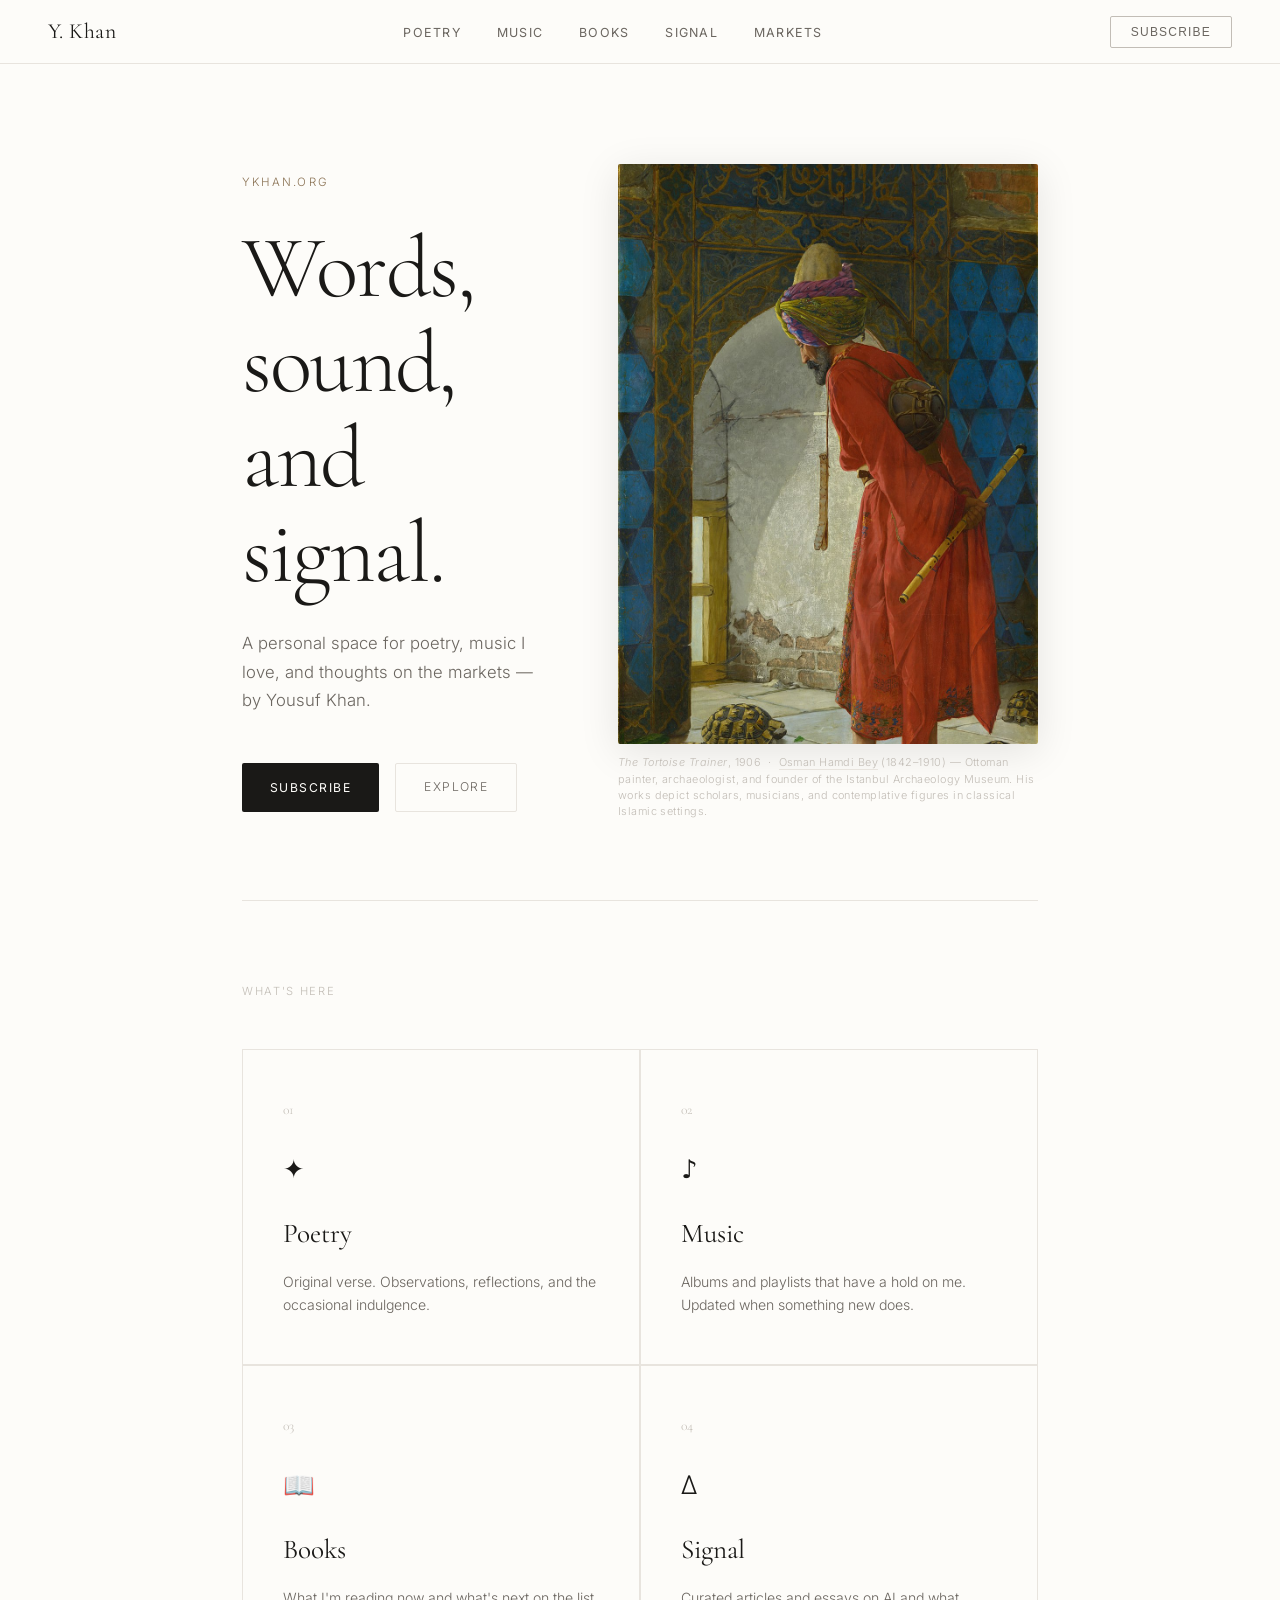
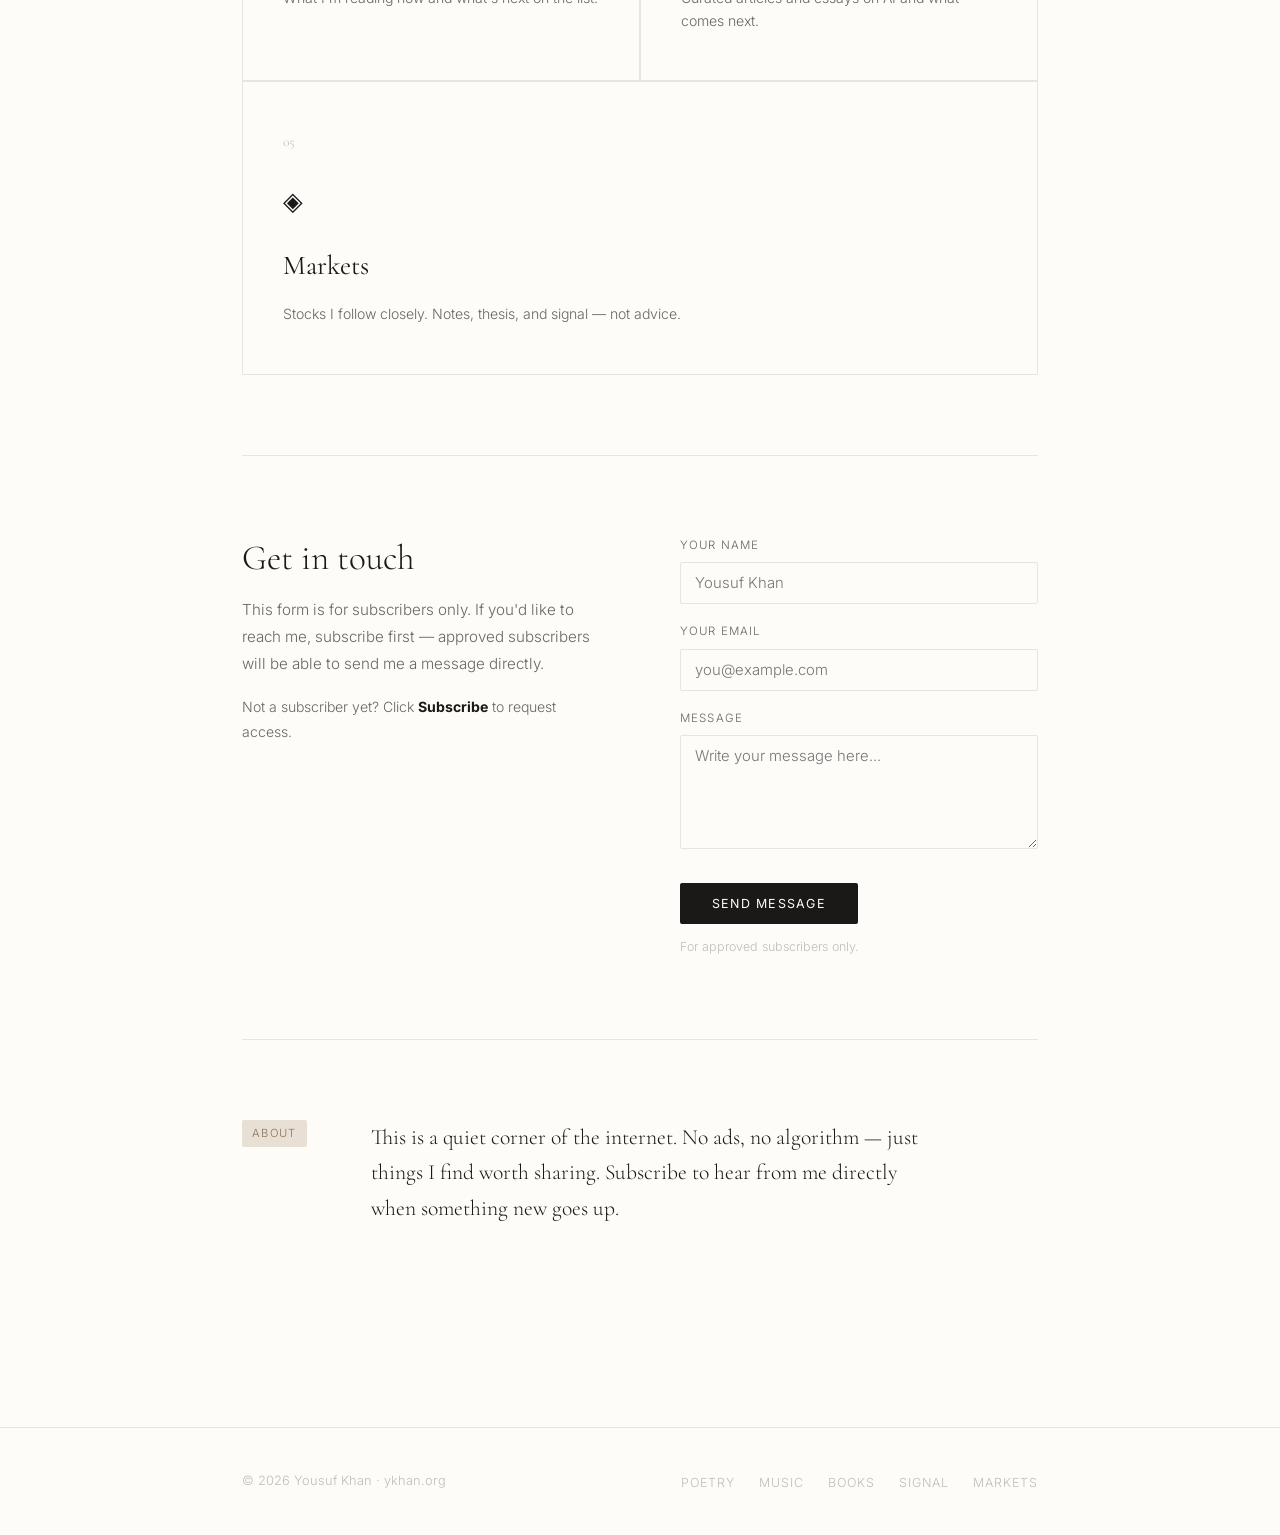
<file: index.html>
<!DOCTYPE html>
<html lang="en">
<head>
  <meta charset="UTF-8" />
  <meta name="viewport" content="width=device-width, initial-scale=1.0" />
  <title>Y. Khan</title>
  <meta name="description" content="Poetry, music, markets, and ideas — by Yousuf Khan." />
  <link rel="stylesheet" href="style.css" />
  <style>
    /* ── Hero ── */
    .hero {
      min-height: calc(100vh - var(--nav-h));
      display: grid;
      grid-template-columns: 1fr 420px;
      gap: 64px;
      align-items: center;
      padding: 80px 0 60px;
    }

    .hero-text { display: flex; flex-direction: column; justify-content: center; }

    .hero-painting {
      position: relative;
      align-self: center;
    }

    .hero-painting img {
      width: 100%;
      display: block;
      border-radius: 2px;
      box-shadow: 0 8px 40px rgba(0,0,0,0.10);
      object-fit: cover;
      max-height: 580px;
    }

    .painting-credit {
      margin-top: 10px;
      font-size: 0.68rem;
      color: var(--ink-faint);
      letter-spacing: 0.04em;
      line-height: 1.5;
    }

    .painting-credit a {
      color: var(--ink-faint);
      text-decoration: none;
      border-bottom: 1px solid var(--line);
      transition: color 0.2s;
    }

    .painting-credit a:hover { color: var(--ink-light); }

    .hero-eyebrow {
      font-size: 0.72rem;
      letter-spacing: 0.18em;
      text-transform: uppercase;
      color: var(--accent);
      margin-bottom: 28px;
    }

    .hero h1 {
      font-family: var(--font-serif);
      font-size: clamp(3rem, 7vw, 5.5rem);
      font-weight: 300;
      line-height: 1.08;
      letter-spacing: -0.02em;
      color: var(--ink);
      max-width: 700px;
    }

    .hero-sub {
      margin-top: 28px;
      font-size: 1.05rem;
      color: var(--ink-light);
      font-weight: 300;
      max-width: 420px;
      line-height: 1.7;
    }

    .hero-actions {
      display: flex;
      gap: 16px;
      margin-top: 48px;
      flex-wrap: wrap;
    }

    .hero-cta {
      display: inline-block;
      font-size: 0.76rem;
      letter-spacing: 0.12em;
      text-transform: uppercase;
      padding: 13px 28px;
      border-radius: 2px;
      transition: all 0.2s;
      cursor: pointer;
      border: none;
      font-family: var(--font-sans);
    }

    .hero-cta.primary {
      background: var(--ink);
      color: var(--bg);
    }

    .hero-cta.primary:hover { opacity: 0.8; }

    .hero-cta.secondary {
      background: none;
      border: 1px solid var(--line);
      color: var(--ink-light);
    }

    .hero-cta.secondary:hover {
      border-color: var(--ink);
      color: var(--ink);
    }

    /* ── Section Index ── */
    .section-index {
      border-top: 1px solid var(--line);
      padding: 80px 0;
    }

    .section-label {
      font-size: 0.7rem;
      letter-spacing: 0.15em;
      text-transform: uppercase;
      color: var(--ink-faint);
      margin-bottom: 48px;
    }

    .section-grid {
      display: grid;
      grid-template-columns: repeat(2, 1fr);
      gap: 2px;
      background: var(--line);
      border: 1px solid var(--line);
    }

    .section-card {
      background: var(--bg);
      padding: 48px 40px;
      text-decoration: none;
      display: block;
      transition: background 0.2s;
      position: relative;
      overflow: hidden;
    }

    .section-card:hover { background: var(--bg-soft); }

    .section-card:hover .card-arrow { opacity: 1; transform: translate(0, 0); }

    .card-number {
      font-family: var(--font-serif);
      font-size: 0.85rem;
      color: var(--ink-faint);
      margin-bottom: 24px;
    }

    .card-icon {
      font-size: 1.6rem;
      margin-bottom: 20px;
      display: block;
    }

    .card-title {
      font-family: var(--font-serif);
      font-size: 1.7rem;
      font-weight: 400;
      color: var(--ink);
      margin-bottom: 12px;
    }

    .card-desc {
      font-size: 0.88rem;
      color: var(--ink-light);
      line-height: 1.6;
    }

    .card-arrow {
      position: absolute;
      bottom: 32px;
      right: 32px;
      font-size: 1.2rem;
      color: var(--accent);
      opacity: 0;
      transform: translate(-6px, 6px);
      transition: all 0.25s;
    }

    /* ── About strip ── */
    .about-strip {
      padding: 80px 0;
      display: flex;
      gap: 64px;
      align-items: flex-start;
      border-top: 1px solid var(--line);
    }

    .about-strip .label { flex-shrink: 0; }

    .about-text {
      font-family: var(--font-serif);
      font-size: 1.35rem;
      font-weight: 300;
      line-height: 1.65;
      color: var(--ink);
      max-width: 560px;
    }

    /* ── Contact ── */
    .contact-section {
      padding: 80px 0;
      border-top: 1px solid var(--line);
    }

    .contact-inner {
      display: grid;
      grid-template-columns: 1fr 1fr;
      gap: 80px;
      align-items: start;
    }

    .contact-left h2 {
      font-family: var(--font-serif);
      font-size: 2.2rem;
      font-weight: 300;
      color: var(--ink);
      margin-bottom: 16px;
    }

    .contact-left p {
      font-size: 0.95rem;
      color: var(--ink-light);
      line-height: 1.8;
    }

    .contact-form .form-group {
      margin-bottom: 18px;
    }

    .contact-form label {
      display: block;
      font-size: 0.72rem;
      letter-spacing: 0.1em;
      text-transform: uppercase;
      color: var(--ink-light);
      margin-bottom: 7px;
    }

    .contact-form input,
    .contact-form textarea {
      width: 100%;
      padding: 11px 14px;
      border: 1px solid var(--line);
      background: var(--bg);
      color: var(--ink);
      font-family: var(--font-sans);
      font-size: 0.93rem;
      font-weight: 300;
      border-radius: 2px;
      outline: none;
      transition: border-color 0.2s;
      resize: vertical;
    }

    .contact-form input:focus,
    .contact-form textarea:focus { border-color: var(--accent); }

    .contact-success {
      display: none;
      padding: 24px;
      background: var(--bg-soft);
      border-radius: 4px;
      text-align: center;
    }

    .contact-success p {
      font-family: var(--font-serif);
      font-size: 1.1rem;
      color: var(--ink);
    }

    @media (max-width: 900px) {
      .hero { grid-template-columns: 1fr 260px; gap: 40px; }
    }

    @media (max-width: 640px) {
      .hero { grid-template-columns: 1fr; gap: 40px; }
      .hero-painting img { max-height: 320px; width: 100%; object-fit: cover; }
      .section-grid { grid-template-columns: 1fr; }
      .about-strip { flex-direction: column; gap: 24px; }
      .section-card { padding: 36px 24px; }
      .contact-inner { grid-template-columns: 1fr; gap: 40px; }
    }
  </style>
</head>
<body>

  <!-- Navigation -->
  <nav>
    <a href="index.html" class="nav-logo">Y. Khan</a>
    <ul class="nav-links">
      <li><a href="poetry.html">Poetry</a></li>
      <li><a href="music.html">Music</a></li>
      <li><a href="books.html">Books</a></li>
      <li><a href="signal.html">Signal</a></li>
      <li><a href="stocks.html">Markets</a></li>
    </ul>
    <button class="nav-subscribe" onclick="openModal()">Subscribe</button>
  </nav>

  <div class="page">
    <div class="container">

      <!-- Hero -->
      <section class="hero">
        <div class="hero-text">
          <p class="hero-eyebrow">ykhan.org</p>
          <h1>Words, sound,<br>and signal.</h1>
          <p class="hero-sub">A personal space for poetry, music I love, and thoughts on the markets — by Yousuf Khan.</p>
          <div class="hero-actions">
            <button class="hero-cta primary" onclick="openModal()">Subscribe</button>
            <a href="poetry.html" class="hero-cta secondary">Explore</a>
          </div>
        </div>
        <div class="hero-painting">
          <img src="images/art/tortoise-trainer.jpg" alt="The Tortoise Trainer — Osman Hamdi Bey, 1906" />
          <p class="painting-credit">
            <em>The Tortoise Trainer</em>, 1906 &nbsp;·&nbsp;
            <a href="https://en.wikipedia.org/wiki/Osman_Hamdi_Bey" target="_blank" rel="noopener">Osman Hamdi Bey</a>
            (1842–1910) — Ottoman painter, archaeologist, and founder of the Istanbul Archaeology Museum.
            His works depict scholars, musicians, and contemplative figures in classical Islamic settings.
          </p>
        </div>
      </section>

      <!-- Section Index -->
      <section class="section-index">
        <p class="section-label">What's here</p>
        <div class="section-grid">

          <a href="poetry.html" class="section-card">
            <p class="card-number">01</p>
            <span class="card-icon">✦</span>
            <p class="card-title">Poetry</p>
            <p class="card-desc">Original verse. Observations, reflections, and the occasional indulgence.</p>
            <span class="card-arrow">→</span>
          </a>

          <a href="music.html" class="section-card">
            <p class="card-number">02</p>
            <span class="card-icon">♪</span>
            <p class="card-title">Music</p>
            <p class="card-desc">Albums and playlists that have a hold on me. Updated when something new does.</p>
            <span class="card-arrow">→</span>
          </a>

          <a href="books.html" class="section-card">
            <p class="card-number">03</p>
            <span class="card-icon">📖</span>
            <p class="card-title">Books</p>
            <p class="card-desc">What I'm reading now and what's next on the list.</p>
            <span class="card-arrow">→</span>
          </a>

          <a href="signal.html" class="section-card">
            <p class="card-number">04</p>
            <span class="card-icon">∆</span>
            <p class="card-title">Signal</p>
            <p class="card-desc">Curated articles and essays on AI and what comes next.</p>
            <span class="card-arrow">→</span>
          </a>

          <a href="stocks.html" class="section-card" style="grid-column: 1 / -1;">
            <p class="card-number">05</p>
            <span class="card-icon">◈</span>
            <p class="card-title">Markets</p>
            <p class="card-desc">Stocks I follow closely. Notes, thesis, and signal — not advice.</p>
            <span class="card-arrow">→</span>
          </a>

        </div>
      </section>

      <!-- Contact -->
      <section class="contact-section">
        <div class="contact-inner">
          <div class="contact-left">
            <h2>Get in touch</h2>
            <p>This form is for subscribers only. If you'd like to reach me, subscribe first — approved subscribers will be able to send me a message directly.</p>
            <p style="margin-top:16px; font-size:0.88rem;">Not a subscriber yet? Click <strong style="color:var(--ink); cursor:pointer;" onclick="openModal()">Subscribe</strong> to request access.</p>
          </div>
          <div class="contact-form">
            <div id="contact-form-content">
              <div class="form-group">
                <label for="c-name">Your name</label>
                <input type="text" id="c-name" name="name" placeholder="Yousuf Khan" required />
              </div>
              <div class="form-group">
                <label for="c-email">Your email</label>
                <input type="email" id="c-email" name="email" placeholder="you@example.com" required />
              </div>
              <div class="form-group">
                <label for="c-message">Message</label>
                <textarea id="c-message" name="message" rows="5" placeholder="Write your message here..."></textarea>
              </div>
              <button class="btn-primary" style="width:auto; padding:13px 32px;" onclick="sendContact(event)">Send message</button>
              <p class="form-note" style="text-align:left; margin-top:12px;">For approved subscribers only.</p>
            </div>
            <div class="contact-success" id="contact-success">
              <p>✦ &nbsp;Message sent. Thank you.</p>
            </div>
          </div>
        </div>
      </section>

      <!-- About strip -->
      <section class="about-strip">
        <span class="label">About</span>
        <p class="about-text">
          This is a quiet corner of the internet. No ads, no algorithm — just things I find worth sharing. Subscribe to hear from me directly when something new goes up.
        </p>
      </section>

    </div>

    <footer>
      <div class="container">
        <span class="footer-copy">© 2026 Yousuf Khan · ykhan.org</span>
        <ul class="footer-links">
          <li><a href="poetry.html">Poetry</a></li>
          <li><a href="music.html">Music</a></li>
          <li><a href="books.html">Books</a></li>
          <li><a href="signal.html">Signal</a></li>
          <li><a href="stocks.html">Markets</a></li>
        </ul>
      </div>
    </footer>
  </div>

  <!-- Subscribe Modal -->
  <div class="modal-overlay" id="modal" onclick="closeModalOutside(event)">
    <div class="modal">
      <button class="modal-close" onclick="closeModal()">×</button>

      <div id="modal-form-content">
        <h2>Stay in the loop</h2>
        <p>Subscribe to receive updates when new content goes up. Access is approved personally.</p>

        <form id="subscribe-form" action="https://formspree.io/f/xzdnlkvp" method="POST" onsubmit="handleSubmit(event)">
          <input type="hidden" name="_subject" value="New subscription request — ykhan.org" />
          <div class="form-group">
            <label for="name">Your name</label>
            <input type="text" id="name" name="name" placeholder="Yousuf Khan" required />
          </div>
          <div class="form-group">
            <label for="email">Email address</label>
            <input type="email" id="email" name="email" placeholder="you@example.com" required />
          </div>
          <button type="submit" class="btn-primary">Request access</button>
          <p class="form-note">Your request will be reviewed. You'll hear back if approved.</p>
        </form>
      </div>

      <div class="form-success" id="form-success">
        <div class="check">✦</div>
        <h3>Request sent</h3>
        <p>Thank you. Your subscription request has been received — you'll hear back if approved.</p>
      </div>
    </div>
  </div>

  <script>
    function openModal() {
      document.getElementById('modal').classList.add('open');
      document.body.style.overflow = 'hidden';
    }
    function closeModal() {
      document.getElementById('modal').classList.remove('open');
      document.body.style.overflow = '';
    }
    function closeModalOutside(e) {
      if (e.target === document.getElementById('modal')) closeModal();
    }
    async function handleSubmit(e) {
      e.preventDefault();
      const form = e.target;
      const data = new FormData(form);
      try {
        const res = await fetch(form.action, {
          method: 'POST',
          body: data,
          headers: { 'Accept': 'application/json' }
        });
        if (res.ok) {
          document.getElementById('modal-form-content').style.display = 'none';
          document.getElementById('form-success').style.display = 'block';
        }
      } catch(err) {
        alert('Something went wrong. Please try again.');
      }
    }
    document.addEventListener('keydown', e => { if (e.key === 'Escape') closeModal(); });

    async function sendContact(e) {
      e.preventDefault();
      const name = document.getElementById('c-name').value;
      const email = document.getElementById('c-email').value;
      const message = document.getElementById('c-message').value;
      if (!name || !email || !message) { alert('Please fill in all fields.'); return; }
      const data = new FormData();
      data.append('name', name);
      data.append('email', email);
      data.append('message', message);
      data.append('_subject', 'Message from subscriber — ykhan.org');
      try {
        const res = await fetch('https://formspree.io/f/xzdnlkvp', {
          method: 'POST', body: data, headers: { 'Accept': 'application/json' }
        });
        if (res.ok) {
          document.getElementById('contact-form-content').style.display = 'none';
          document.getElementById('contact-success').style.display = 'block';
        }
      } catch(err) { alert('Something went wrong. Please try again.'); }
    }
  </script>

</body>
</html>
</file>
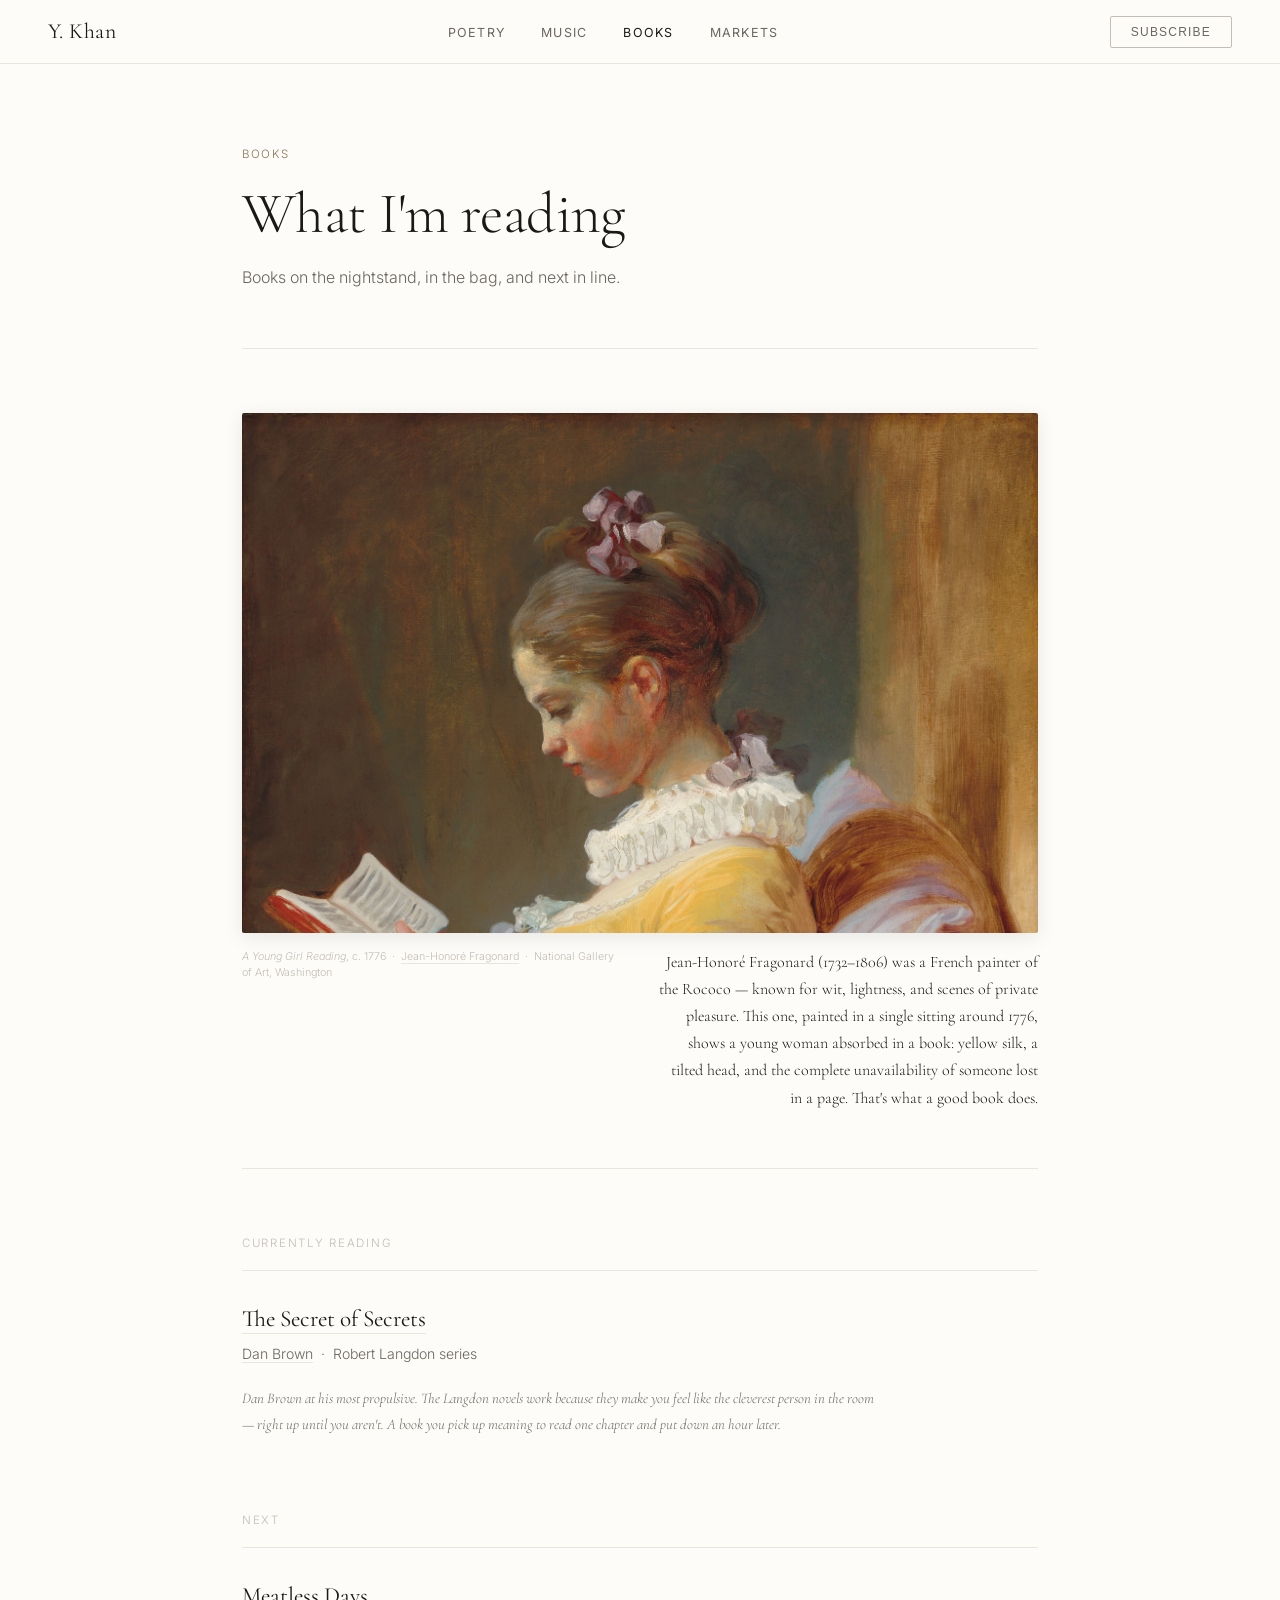
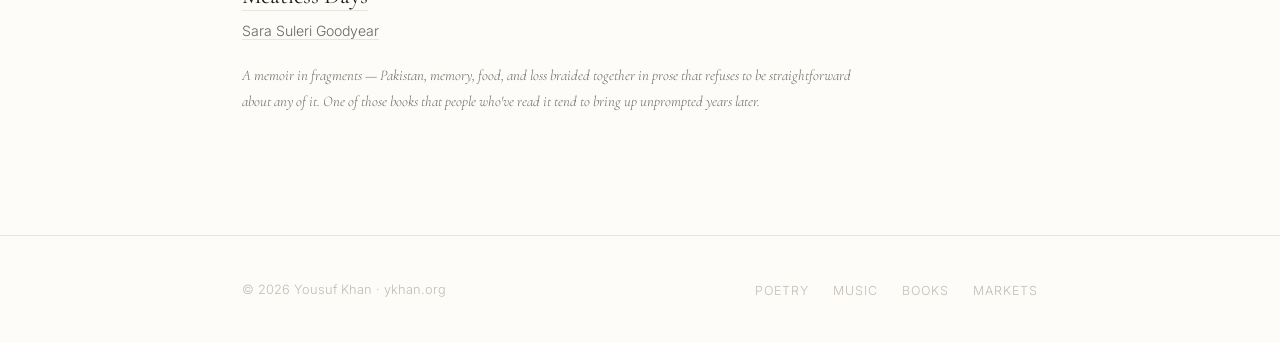
<file: books.html>
<!DOCTYPE html>
<html lang="en">
<head>
  <meta charset="UTF-8" />
  <meta name="viewport" content="width=device-width, initial-scale=1.0" />
  <title>Books — Y. Khan</title>
  <meta name="description" content="What Yousuf Khan is reading." />
  <link rel="stylesheet" href="style.css" />
  <style>
    .book-section {
      margin-bottom: 72px;
    }

    .book-section-title {
      font-size: 0.72rem;
      letter-spacing: 0.15em;
      text-transform: uppercase;
      color: var(--ink-faint);
      margin-bottom: 32px;
      padding-bottom: 16px;
      border-bottom: 1px solid var(--line);
    }

    .book-card {
      max-width: 640px;
    }

    .book-title {
      font-family: var(--font-serif);
      font-size: 1.45rem;
      font-weight: 400;
      line-height: 1.4;
      color: var(--ink);
      margin-bottom: 6px;
    }

    .book-author {
      font-size: 0.88rem;
      color: var(--ink-light);
      margin-bottom: 20px;
    }

    .book-author a {
      color: var(--ink-light);
      text-decoration: none;
      border-bottom: 1px solid var(--line);
    }

    .book-author a:hover {
      color: var(--ink);
      border-color: var(--ink);
    }

    .book-note {
      font-size: 0.92rem;
      font-family: var(--font-serif);
      font-style: italic;
      color: var(--ink-light);
      line-height: 1.75;
    }

    @media (max-width: 640px) {
      .book-title { font-size: 1.2rem; }
    }
  </style>
</head>
<body>

  <!-- Navigation -->
  <nav>
    <a href="index.html" class="nav-logo">Y. Khan</a>
    <ul class="nav-links">
      <li><a href="poetry.html">Poetry</a></li>
      <li><a href="music.html">Music</a></li>
      <li><a href="books.html" class="active">Books</a></li>
      <li><a href="stocks.html">Markets</a></li>
    </ul>
    <button class="nav-subscribe" onclick="openModal()">Subscribe</button>
  </nav>

  <div class="page">
    <div class="container">

      <!-- Page Header -->
      <header class="page-header">
        <p class="eyebrow">Books</p>
        <h1>What I'm reading</h1>
        <p class="subtitle">Books on the nightstand, in the bag, and next in line.</p>
      </header>

      <!-- ── Art Panel ── -->
      <div style="margin-bottom:64px; padding-bottom:56px; border-bottom:1px solid var(--line);">
        <img src="images/art/girl-reading.jpg" alt="A Young Girl Reading — Jean-Honoré Fragonard, 1776" style="width:100%; display:block; border-radius:2px; box-shadow:0 4px 20px rgba(0,0,0,0.09); max-height:520px; object-fit:cover; object-position:center top;" />
        <div style="display:grid; grid-template-columns:1fr 1fr; gap:32px; margin-top:16px; align-items:start;">
          <p style="font-size:0.67rem; color:var(--ink-faint); line-height:1.5; margin:0;">
            <em>A Young Girl Reading</em>, c. 1776 &nbsp;·&nbsp;
            <a href="https://en.wikipedia.org/wiki/Jean-Honor%C3%A9_Fragonard" target="_blank" rel="noopener" style="color:var(--ink-faint); text-decoration:none; border-bottom:1px solid var(--line);">Jean-Honoré Fragonard</a>
            &nbsp;·&nbsp; National Gallery of Art, Washington
          </p>
          <p style="font-family:var(--font-serif); font-size:1rem; font-weight:300; line-height:1.7; color:var(--ink); margin:0; text-align:right;">Jean-Honoré Fragonard (1732–1806) was a French painter of the Rococo — known for wit, lightness, and scenes of private pleasure. This one, painted in a single sitting around 1776, shows a young woman absorbed in a book: yellow silk, a tilted head, and the complete unavailability of someone lost in a page. That's what a good book does.</p>
        </div>
      </div>

      <!-- Currently Reading -->
      <section class="book-section">
        <p class="book-section-title">Currently reading</p>
        <div class="book-card">
          <p class="book-title"><a href="https://www.amazon.com/Secret-Secrets-Novel-Robert-Langdon/dp/0593313011" target="_blank" rel="noopener" style="color:var(--ink); text-decoration:none; border-bottom:1px solid var(--line);">The Secret of Secrets</a></p>
          <p class="book-author">
            <a href="https://www.amazon.com/Dan-Brown/e/B000AP9DSU/ref=dp_byline_cont_book_1" target="_blank" rel="noopener">Dan Brown</a>
            &nbsp;·&nbsp; Robert Langdon series
          </p>
          <p class="book-note">Dan Brown at his most propulsive. The Langdon novels work because they make you feel like the cleverest person in the room — right up until you aren't. A book you pick up meaning to read one chapter and put down an hour later.</p>
        </div>
      </section>

      <!-- Next Up -->
      <section class="book-section">
        <p class="book-section-title">Next</p>
        <div class="book-card">
          <p class="book-title"><a href="https://www.amazon.com/Meatless-Days-Sara-Suleri-Goodyear/dp/0226779815" target="_blank" rel="noopener" style="color:var(--ink); text-decoration:none; border-bottom:1px solid var(--line);">Meatless Days</a></p>
          <p class="book-author">
            <a href="https://www.amazon.com/Sara-Suleri-Goodyear/e/B001HNZ1SK/ref=dp_byline_cont_book_1" target="_blank" rel="noopener">Sara Suleri Goodyear</a>
          </p>
          <p class="book-note">A memoir in fragments — Pakistan, memory, food, and loss braided together in prose that refuses to be straightforward about any of it. One of those books that people who've read it tend to bring up unprompted years later.</p>
        </div>
      </section>

    </div>

    <footer>
      <div class="container">
        <span class="footer-copy">© 2026 Yousuf Khan · ykhan.org</span>
        <ul class="footer-links">
          <li><a href="poetry.html">Poetry</a></li>
          <li><a href="music.html">Music</a></li>
          <li><a href="books.html">Books</a></li>
          <li><a href="stocks.html">Markets</a></li>
        </ul>
      </div>
    </footer>
  </div>

  <!-- Subscribe Modal -->
  <div class="modal-overlay" id="modal" onclick="closeModalOutside(event)">
    <div class="modal">
      <button class="modal-close" onclick="closeModal()">×</button>
      <div id="modal-form-content">
        <h2>Stay in the loop</h2>
        <p>Subscribe to receive updates when new content goes up. Access is approved personally.</p>
        <form id="subscribe-form" action="https://formspree.io/f/xzdnlkvp" method="POST" onsubmit="handleSubmit(event)">
          <input type="hidden" name="_subject" value="New subscription request — ykhan.org" />
          <div class="form-group">
            <label for="name">Your name</label>
            <input type="text" id="name" name="name" placeholder="Yousuf Khan" required />
          </div>
          <div class="form-group">
            <label for="email">Email address</label>
            <input type="email" id="email" name="email" placeholder="you@example.com" required />
          </div>
          <button type="submit" class="btn-primary">Request access</button>
          <p class="form-note">Your request will be reviewed. You'll hear back if approved.</p>
        </form>
      </div>
      <div class="form-success" id="form-success">
        <div class="check">✦</div>
        <h3>Request sent</h3>
        <p>Thank you. Your subscription request has been received — you'll hear back if approved.</p>
      </div>
    </div>
  </div>

  <script>
    function openModal() { document.getElementById('modal').classList.add('open'); document.body.style.overflow = 'hidden'; }
    function closeModal() { document.getElementById('modal').classList.remove('open'); document.body.style.overflow = ''; }
    function closeModalOutside(e) { if (e.target === document.getElementById('modal')) closeModal(); }
    async function handleSubmit(e) {
      e.preventDefault();
      const form = e.target;
      try {
        const res = await fetch(form.action, { method: 'POST', body: new FormData(form), headers: { 'Accept': 'application/json' } });
        if (res.ok) { document.getElementById('modal-form-content').style.display = 'none'; document.getElementById('form-success').style.display = 'block'; }
      } catch(err) { alert('Something went wrong. Please try again.'); }
    }
    document.addEventListener('keydown', e => { if (e.key === 'Escape') closeModal(); });
  </script>

</body>
</html>
</file>
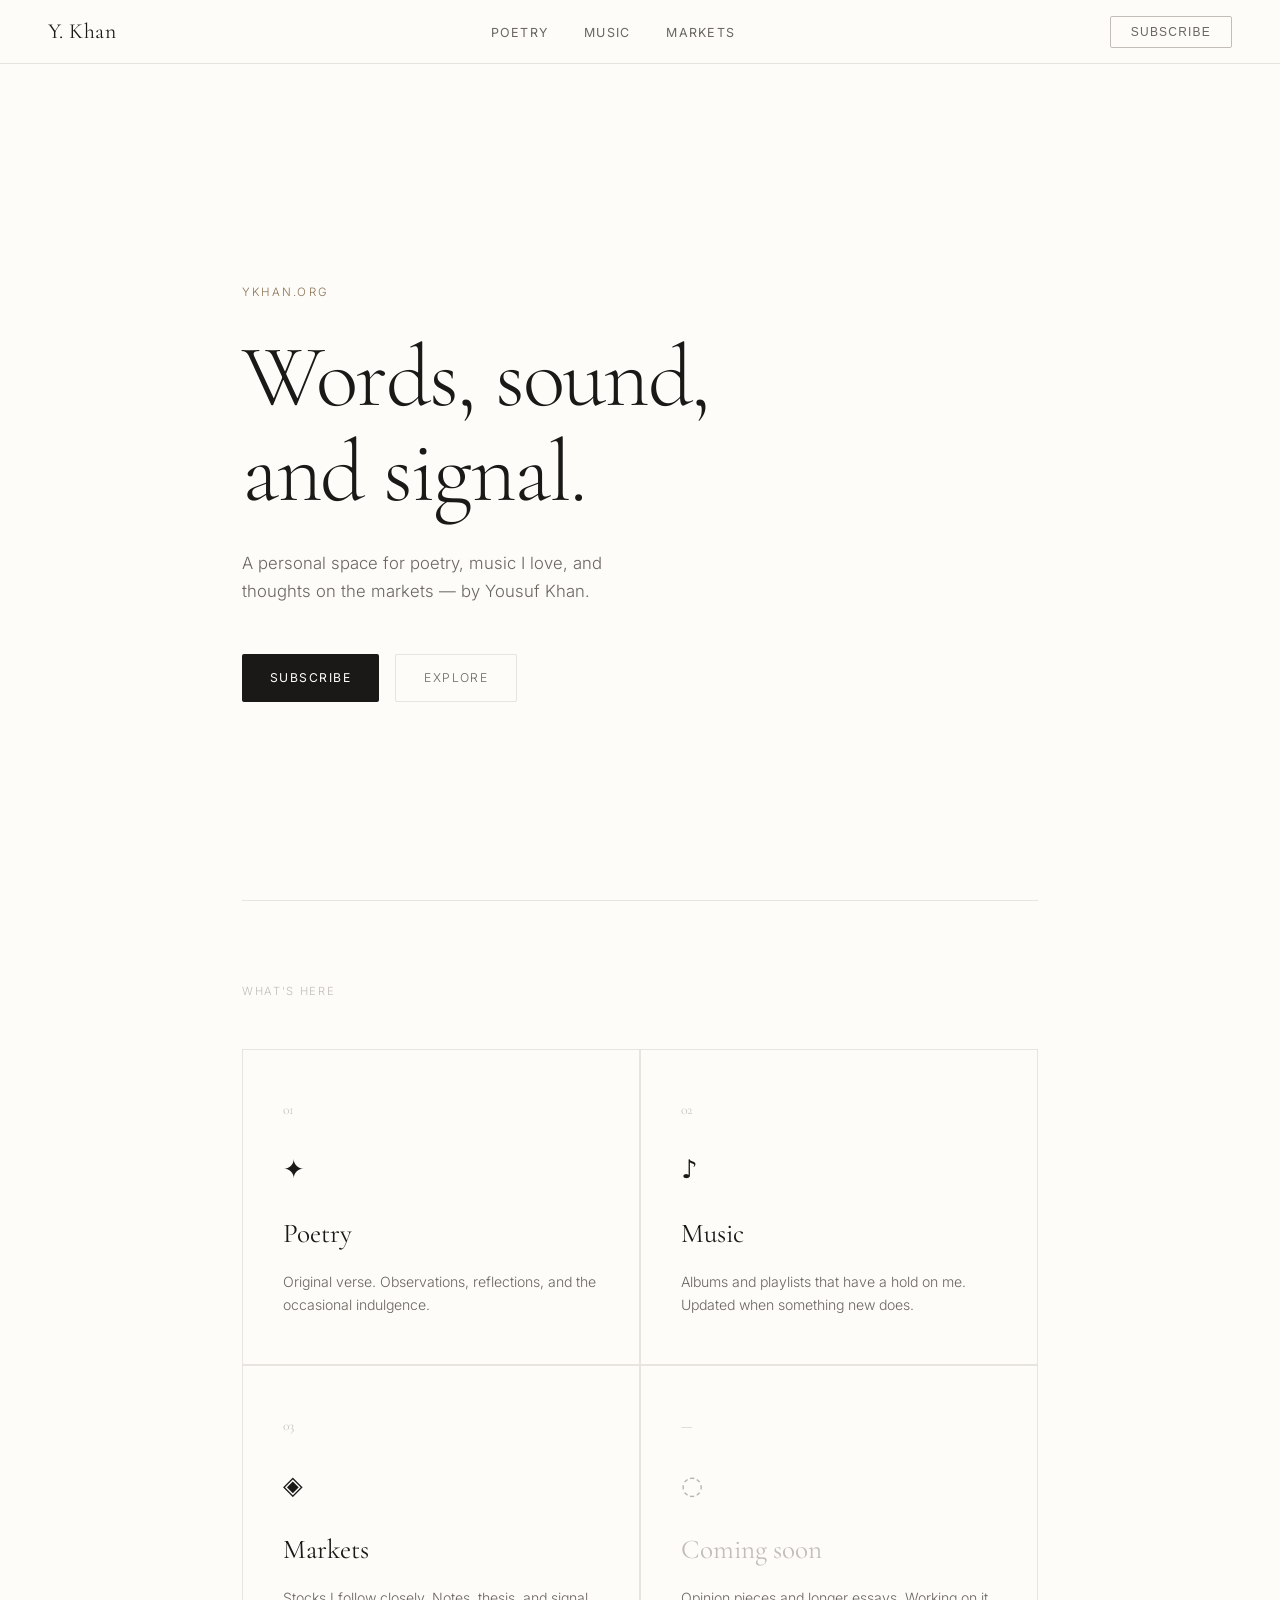
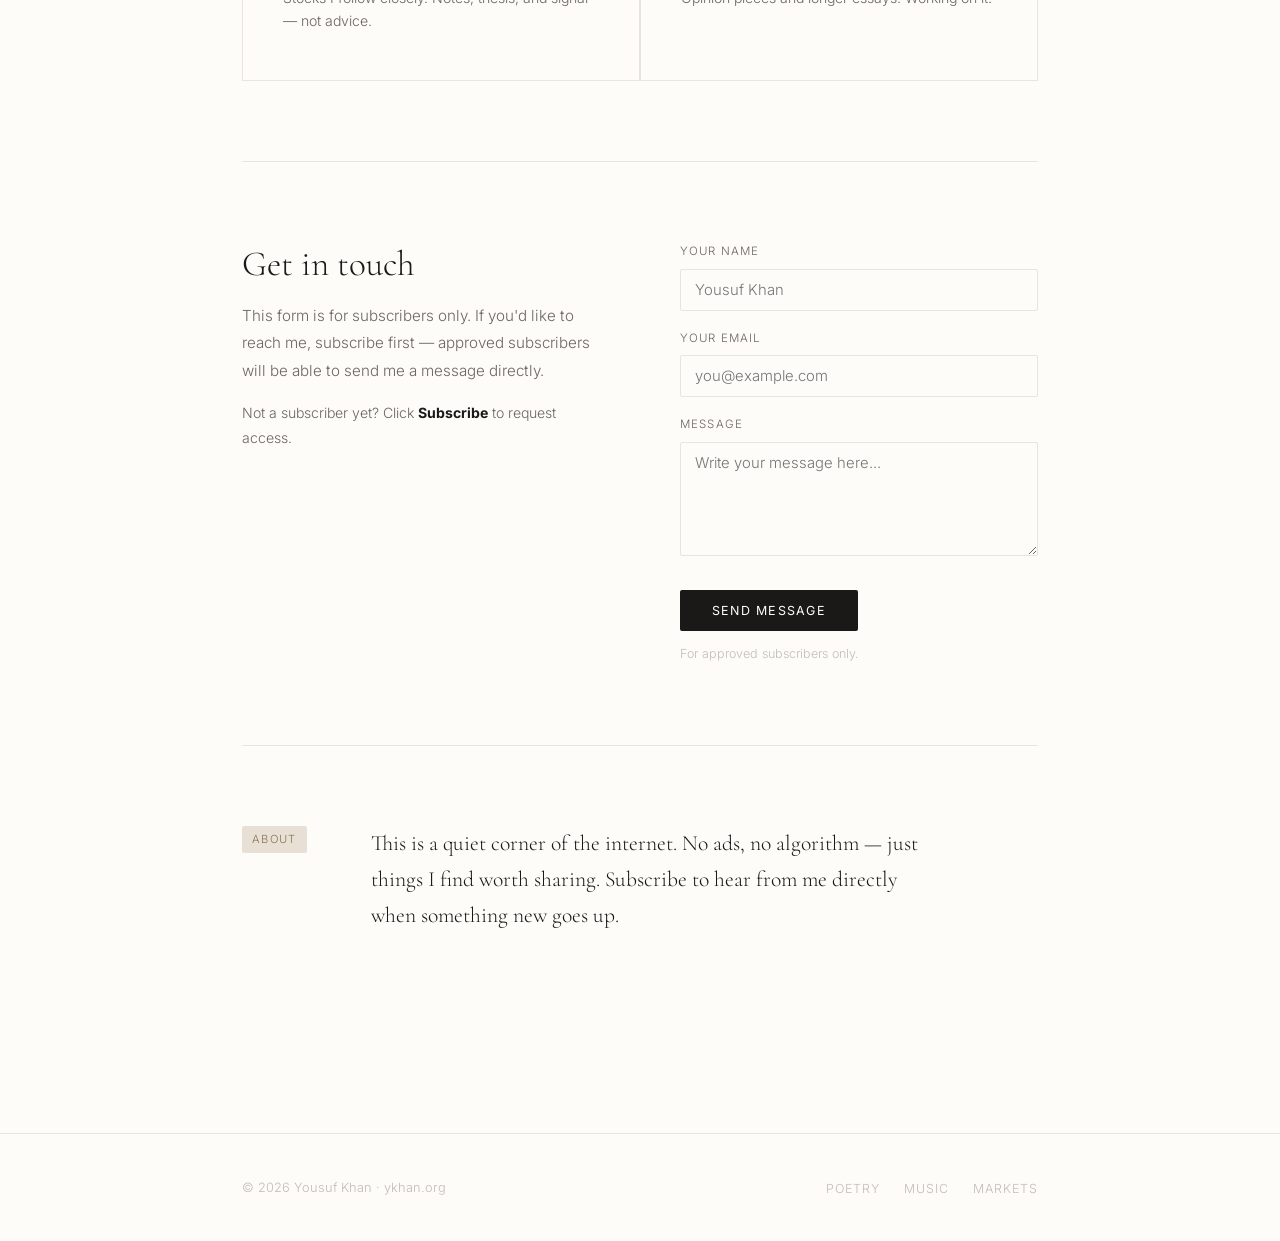
<file: INDEX~1.HTM>
<!DOCTYPE html>
<html lang="en">
<head>
  <meta charset="UTF-8" />
  <meta name="viewport" content="width=device-width, initial-scale=1.0" />
  <title>Y. Khan</title>
  <meta name="description" content="Poetry, music, markets, and ideas — by Yousuf Khan." />
  <link rel="stylesheet" href="style.css" />
  <style>
    /* ── Hero ── */
    .hero {
      min-height: calc(100vh - var(--nav-h));
      display: flex;
      flex-direction: column;
      justify-content: center;
      padding: 80px 0 60px;
    }

    .hero-eyebrow {
      font-size: 0.72rem;
      letter-spacing: 0.18em;
      text-transform: uppercase;
      color: var(--accent);
      margin-bottom: 28px;
    }

    .hero h1 {
      font-family: var(--font-serif);
      font-size: clamp(3rem, 7vw, 5.5rem);
      font-weight: 300;
      line-height: 1.08;
      letter-spacing: -0.02em;
      color: var(--ink);
      max-width: 700px;
    }

    .hero-sub {
      margin-top: 28px;
      font-size: 1.05rem;
      color: var(--ink-light);
      font-weight: 300;
      max-width: 420px;
      line-height: 1.7;
    }

    .hero-actions {
      display: flex;
      gap: 16px;
      margin-top: 48px;
      flex-wrap: wrap;
    }

    .hero-cta {
      display: inline-block;
      font-size: 0.76rem;
      letter-spacing: 0.12em;
      text-transform: uppercase;
      padding: 13px 28px;
      border-radius: 2px;
      transition: all 0.2s;
      cursor: pointer;
      border: none;
      font-family: var(--font-sans);
    }

    .hero-cta.primary {
      background: var(--ink);
      color: var(--bg);
    }

    .hero-cta.primary:hover { opacity: 0.8; }

    .hero-cta.secondary {
      background: none;
      border: 1px solid var(--line);
      color: var(--ink-light);
    }

    .hero-cta.secondary:hover {
      border-color: var(--ink);
      color: var(--ink);
    }

    /* ── Section Index ── */
    .section-index {
      border-top: 1px solid var(--line);
      padding: 80px 0;
    }

    .section-label {
      font-size: 0.7rem;
      letter-spacing: 0.15em;
      text-transform: uppercase;
      color: var(--ink-faint);
      margin-bottom: 48px;
    }

    .section-grid {
      display: grid;
      grid-template-columns: repeat(2, 1fr);
      gap: 2px;
      background: var(--line);
      border: 1px solid var(--line);
    }

    .section-card {
      background: var(--bg);
      padding: 48px 40px;
      text-decoration: none;
      display: block;
      transition: background 0.2s;
      position: relative;
      overflow: hidden;
    }

    .section-card:hover { background: var(--bg-soft); }

    .section-card:hover .card-arrow { opacity: 1; transform: translate(0, 0); }

    .card-number {
      font-family: var(--font-serif);
      font-size: 0.85rem;
      color: var(--ink-faint);
      margin-bottom: 24px;
    }

    .card-icon {
      font-size: 1.6rem;
      margin-bottom: 20px;
      display: block;
    }

    .card-title {
      font-family: var(--font-serif);
      font-size: 1.7rem;
      font-weight: 400;
      color: var(--ink);
      margin-bottom: 12px;
    }

    .card-desc {
      font-size: 0.88rem;
      color: var(--ink-light);
      line-height: 1.6;
    }

    .card-arrow {
      position: absolute;
      bottom: 32px;
      right: 32px;
      font-size: 1.2rem;
      color: var(--accent);
      opacity: 0;
      transform: translate(-6px, 6px);
      transition: all 0.25s;
    }

    /* ── About strip ── */
    .about-strip {
      padding: 80px 0;
      display: flex;
      gap: 64px;
      align-items: flex-start;
      border-top: 1px solid var(--line);
    }

    .about-strip .label { flex-shrink: 0; }

    .about-text {
      font-family: var(--font-serif);
      font-size: 1.35rem;
      font-weight: 300;
      line-height: 1.65;
      color: var(--ink);
      max-width: 560px;
    }

    /* ── Contact ── */
    .contact-section {
      padding: 80px 0;
      border-top: 1px solid var(--line);
    }

    .contact-inner {
      display: grid;
      grid-template-columns: 1fr 1fr;
      gap: 80px;
      align-items: start;
    }

    .contact-left h2 {
      font-family: var(--font-serif);
      font-size: 2.2rem;
      font-weight: 300;
      color: var(--ink);
      margin-bottom: 16px;
    }

    .contact-left p {
      font-size: 0.95rem;
      color: var(--ink-light);
      line-height: 1.8;
    }

    .contact-form .form-group {
      margin-bottom: 18px;
    }

    .contact-form label {
      display: block;
      font-size: 0.72rem;
      letter-spacing: 0.1em;
      text-transform: uppercase;
      color: var(--ink-light);
      margin-bottom: 7px;
    }

    .contact-form input,
    .contact-form textarea {
      width: 100%;
      padding: 11px 14px;
      border: 1px solid var(--line);
      background: var(--bg);
      color: var(--ink);
      font-family: var(--font-sans);
      font-size: 0.93rem;
      font-weight: 300;
      border-radius: 2px;
      outline: none;
      transition: border-color 0.2s;
      resize: vertical;
    }

    .contact-form input:focus,
    .contact-form textarea:focus { border-color: var(--accent); }

    .contact-success {
      display: none;
      padding: 24px;
      background: var(--bg-soft);
      border-radius: 4px;
      text-align: center;
    }

    .contact-success p {
      font-family: var(--font-serif);
      font-size: 1.1rem;
      color: var(--ink);
    }

    @media (max-width: 640px) {
      .section-grid { grid-template-columns: 1fr; }
      .about-strip { flex-direction: column; gap: 24px; }
      .section-card { padding: 36px 24px; }
      .contact-inner { grid-template-columns: 1fr; gap: 40px; }
    }
  </style>
</head>
<body>

  <!-- Navigation -->
  <nav>
    <a href="index.html" class="nav-logo">Y. Khan</a>
    <ul class="nav-links">
      <li><a href="poetry.html">Poetry</a></li>
      <li><a href="music.html">Music</a></li>
      <li><a href="stocks.html">Markets</a></li>
    </ul>
    <button class="nav-subscribe" onclick="openModal()">Subscribe</button>
  </nav>

  <div class="page">
    <div class="container">

      <!-- Hero -->
      <section class="hero">
        <p class="hero-eyebrow">ykhan.org</p>
        <h1>Words, sound,<br>and signal.</h1>
        <p class="hero-sub">A personal space for poetry, music I love, and thoughts on the markets — by Yousuf Khan.</p>
        <div class="hero-actions">
          <button class="hero-cta primary" onclick="openModal()">Subscribe</button>
          <a href="poetry.html" class="hero-cta secondary">Explore</a>
        </div>
      </section>

      <!-- Section Index -->
      <section class="section-index">
        <p class="section-label">What's here</p>
        <div class="section-grid">

          <a href="poetry.html" class="section-card">
            <p class="card-number">01</p>
            <span class="card-icon">✦</span>
            <p class="card-title">Poetry</p>
            <p class="card-desc">Original verse. Observations, reflections, and the occasional indulgence.</p>
            <span class="card-arrow">→</span>
          </a>

          <a href="music.html" class="section-card">
            <p class="card-number">02</p>
            <span class="card-icon">♪</span>
            <p class="card-title">Music</p>
            <p class="card-desc">Albums and playlists that have a hold on me. Updated when something new does.</p>
            <span class="card-arrow">→</span>
          </a>

          <a href="stocks.html" class="section-card">
            <p class="card-number">03</p>
            <span class="card-icon">◈</span>
            <p class="card-title">Markets</p>
            <p class="card-desc">Stocks I follow closely. Notes, thesis, and signal — not advice.</p>
            <span class="card-arrow">→</span>
          </a>

          <div class="section-card" style="cursor:default;">
            <p class="card-number">—</p>
            <span class="card-icon" style="opacity:0.3;">◌</span>
            <p class="card-title" style="color:var(--ink-faint);">Coming soon</p>
            <p class="card-desc">Opinion pieces and longer essays. Working on it.</p>
          </div>

        </div>
      </section>

      <!-- Contact -->
      <section class="contact-section">
        <div class="contact-inner">
          <div class="contact-left">
            <h2>Get in touch</h2>
            <p>This form is for subscribers only. If you'd like to reach me, subscribe first — approved subscribers will be able to send me a message directly.</p>
            <p style="margin-top:16px; font-size:0.88rem;">Not a subscriber yet? Click <strong style="color:var(--ink); cursor:pointer;" onclick="openModal()">Subscribe</strong> to request access.</p>
          </div>
          <div class="contact-form">
            <div id="contact-form-content">
              <div class="form-group">
                <label for="c-name">Your name</label>
                <input type="text" id="c-name" name="name" placeholder="Yousuf Khan" required />
              </div>
              <div class="form-group">
                <label for="c-email">Your email</label>
                <input type="email" id="c-email" name="email" placeholder="you@example.com" required />
              </div>
              <div class="form-group">
                <label for="c-message">Message</label>
                <textarea id="c-message" name="message" rows="5" placeholder="Write your message here..."></textarea>
              </div>
              <button class="btn-primary" style="width:auto; padding:13px 32px;" onclick="sendContact(event)">Send message</button>
              <p class="form-note" style="text-align:left; margin-top:12px;">For approved subscribers only.</p>
            </div>
            <div class="contact-success" id="contact-success">
              <p>✦ &nbsp;Message sent. Thank you.</p>
            </div>
          </div>
        </div>
      </section>

      <!-- About strip -->
      <section class="about-strip">
        <span class="label">About</span>
        <p class="about-text">
          This is a quiet corner of the internet. No ads, no algorithm — just things I find worth sharing. Subscribe to hear from me directly when something new goes up.
        </p>
      </section>

    </div>

    <footer>
      <div class="container">
        <span class="footer-copy">© 2026 Yousuf Khan · ykhan.org</span>
        <ul class="footer-links">
          <li><a href="poetry.html">Poetry</a></li>
          <li><a href="music.html">Music</a></li>
          <li><a href="stocks.html">Markets</a></li>
        </ul>
      </div>
    </footer>
  </div>

  <!-- Subscribe Modal -->
  <div class="modal-overlay" id="modal" onclick="closeModalOutside(event)">
    <div class="modal">
      <button class="modal-close" onclick="closeModal()">×</button>

      <div id="modal-form-content">
        <h2>Stay in the loop</h2>
        <p>Subscribe to receive updates when new content goes up. Access is approved personally.</p>

        <form id="subscribe-form" action="https://formspree.io/f/xzdnlkvp" method="POST" onsubmit="handleSubmit(event)">
          <input type="hidden" name="_subject" value="New subscription request — ykhan.org" />
          <div class="form-group">
            <label for="name">Your name</label>
            <input type="text" id="name" name="name" placeholder="Yousuf Khan" required />
          </div>
          <div class="form-group">
            <label for="email">Email address</label>
            <input type="email" id="email" name="email" placeholder="you@example.com" required />
          </div>
          <button type="submit" class="btn-primary">Request access</button>
          <p class="form-note">Your request will be reviewed. You'll hear back if approved.</p>
        </form>
      </div>

      <div class="form-success" id="form-success">
        <div class="check">✦</div>
        <h3>Request sent</h3>
        <p>Thank you. Your subscription request has been received — you'll hear back if approved.</p>
      </div>
    </div>
  </div>

  <script>
    function openModal() {
      document.getElementById('modal').classList.add('open');
      document.body.style.overflow = 'hidden';
    }
    function closeModal() {
      document.getElementById('modal').classList.remove('open');
      document.body.style.overflow = '';
    }
    function closeModalOutside(e) {
      if (e.target === document.getElementById('modal')) closeModal();
    }
    async function handleSubmit(e) {
      e.preventDefault();
      const form = e.target;
      const data = new FormData(form);
      try {
        const res = await fetch(form.action, {
          method: 'POST',
          body: data,
          headers: { 'Accept': 'application/json' }
        });
        if (res.ok) {
          document.getElementById('modal-form-content').style.display = 'none';
          document.getElementById('form-success').style.display = 'block';
        }
      } catch(err) {
        alert('Something went wrong. Please try again.');
      }
    }
    document.addEventListener('keydown', e => { if (e.key === 'Escape') closeModal(); });

    async function sendContact(e) {
      e.preventDefault();
      const name = document.getElementById('c-name').value;
      const email = document.getElementById('c-email').value;
      const message = document.getElementById('c-message').value;
      if (!name || !email || !message) { alert('Please fill in all fields.'); return; }
      const data = new FormData();
      data.append('name', name);
      data.append('email', email);
      data.append('message', message);
      data.append('_subject', 'Message from subscriber — ykhan.org');
      try {
        const res = await fetch('https://formspree.io/f/xzdnlkvp', {
          method: 'POST', body: data, headers: { 'Accept': 'application/json' }
        });
        if (res.ok) {
          document.getElementById('contact-form-content').style.display = 'none';
          document.getElementById('contact-success').style.display = 'block';
        }
      } catch(err) { alert('Something went wrong. Please try again.'); }
    }
  </script>

</body>
</html>
</file>
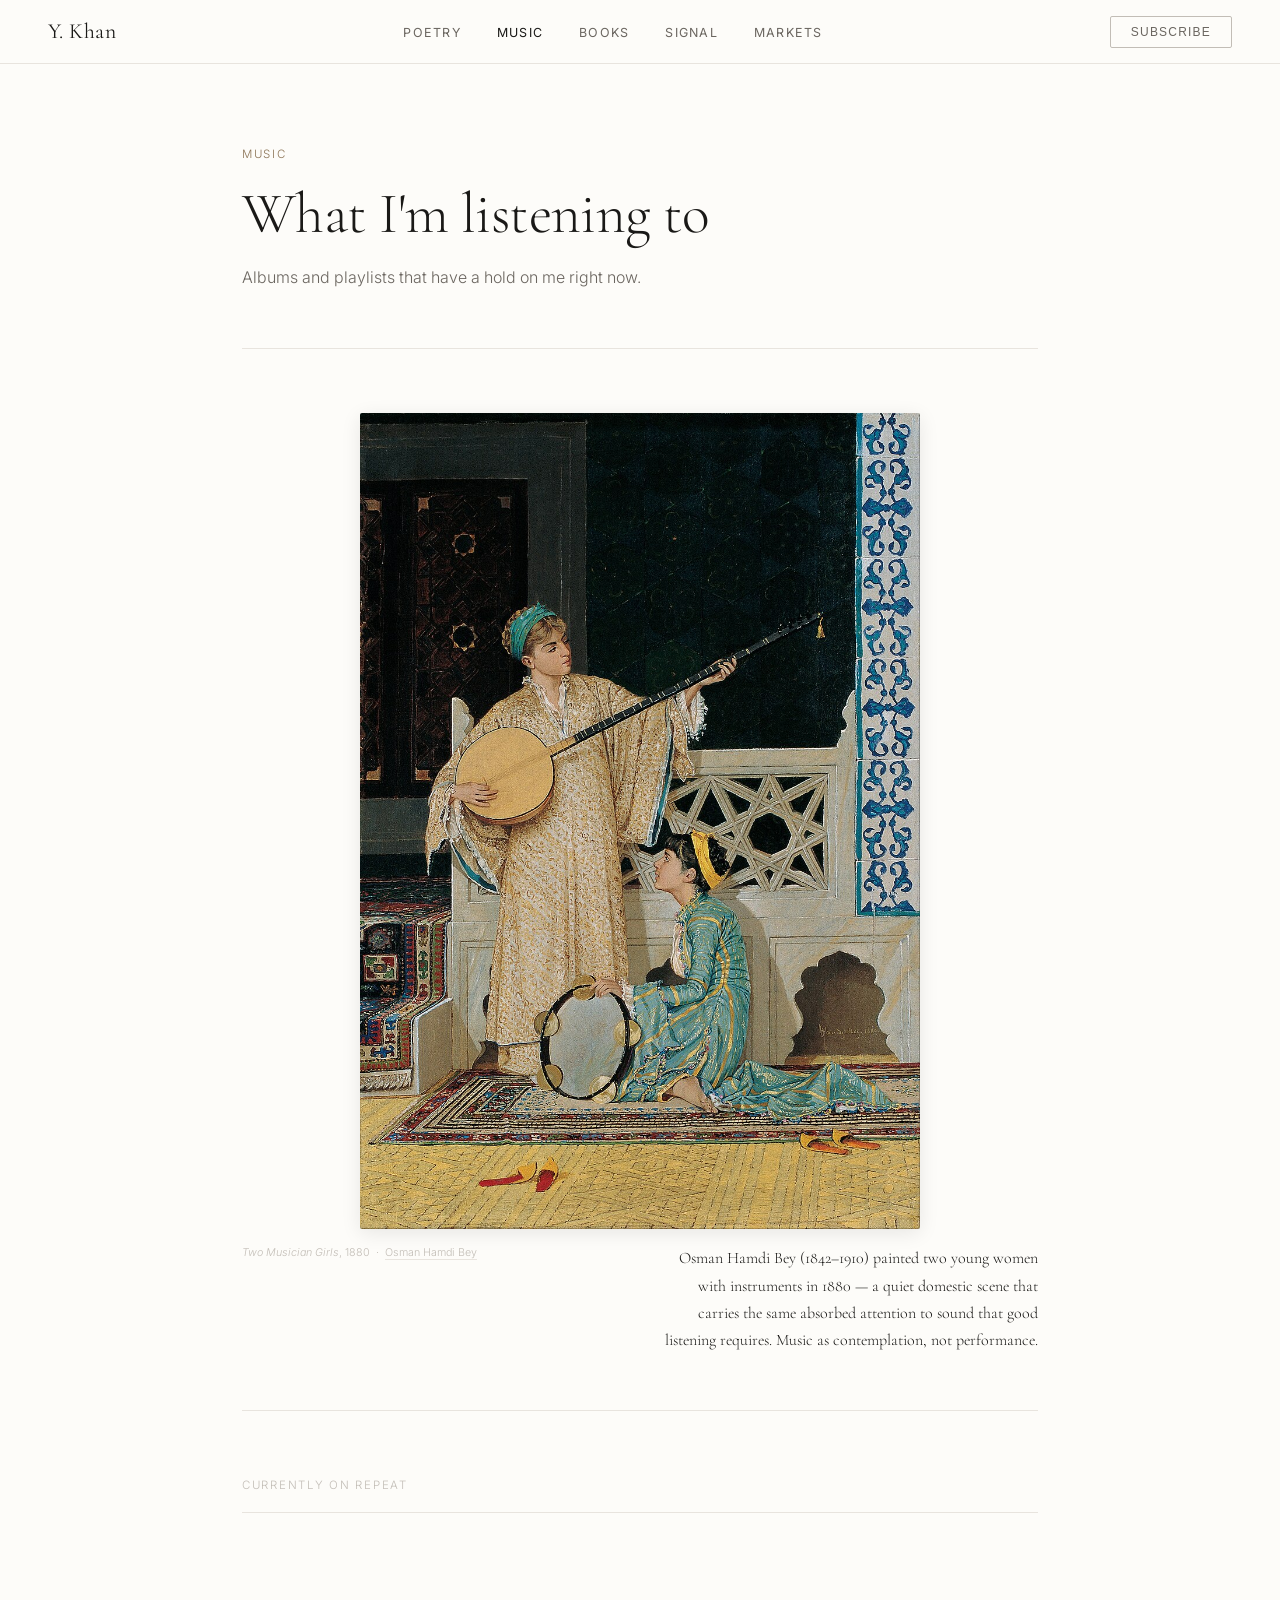
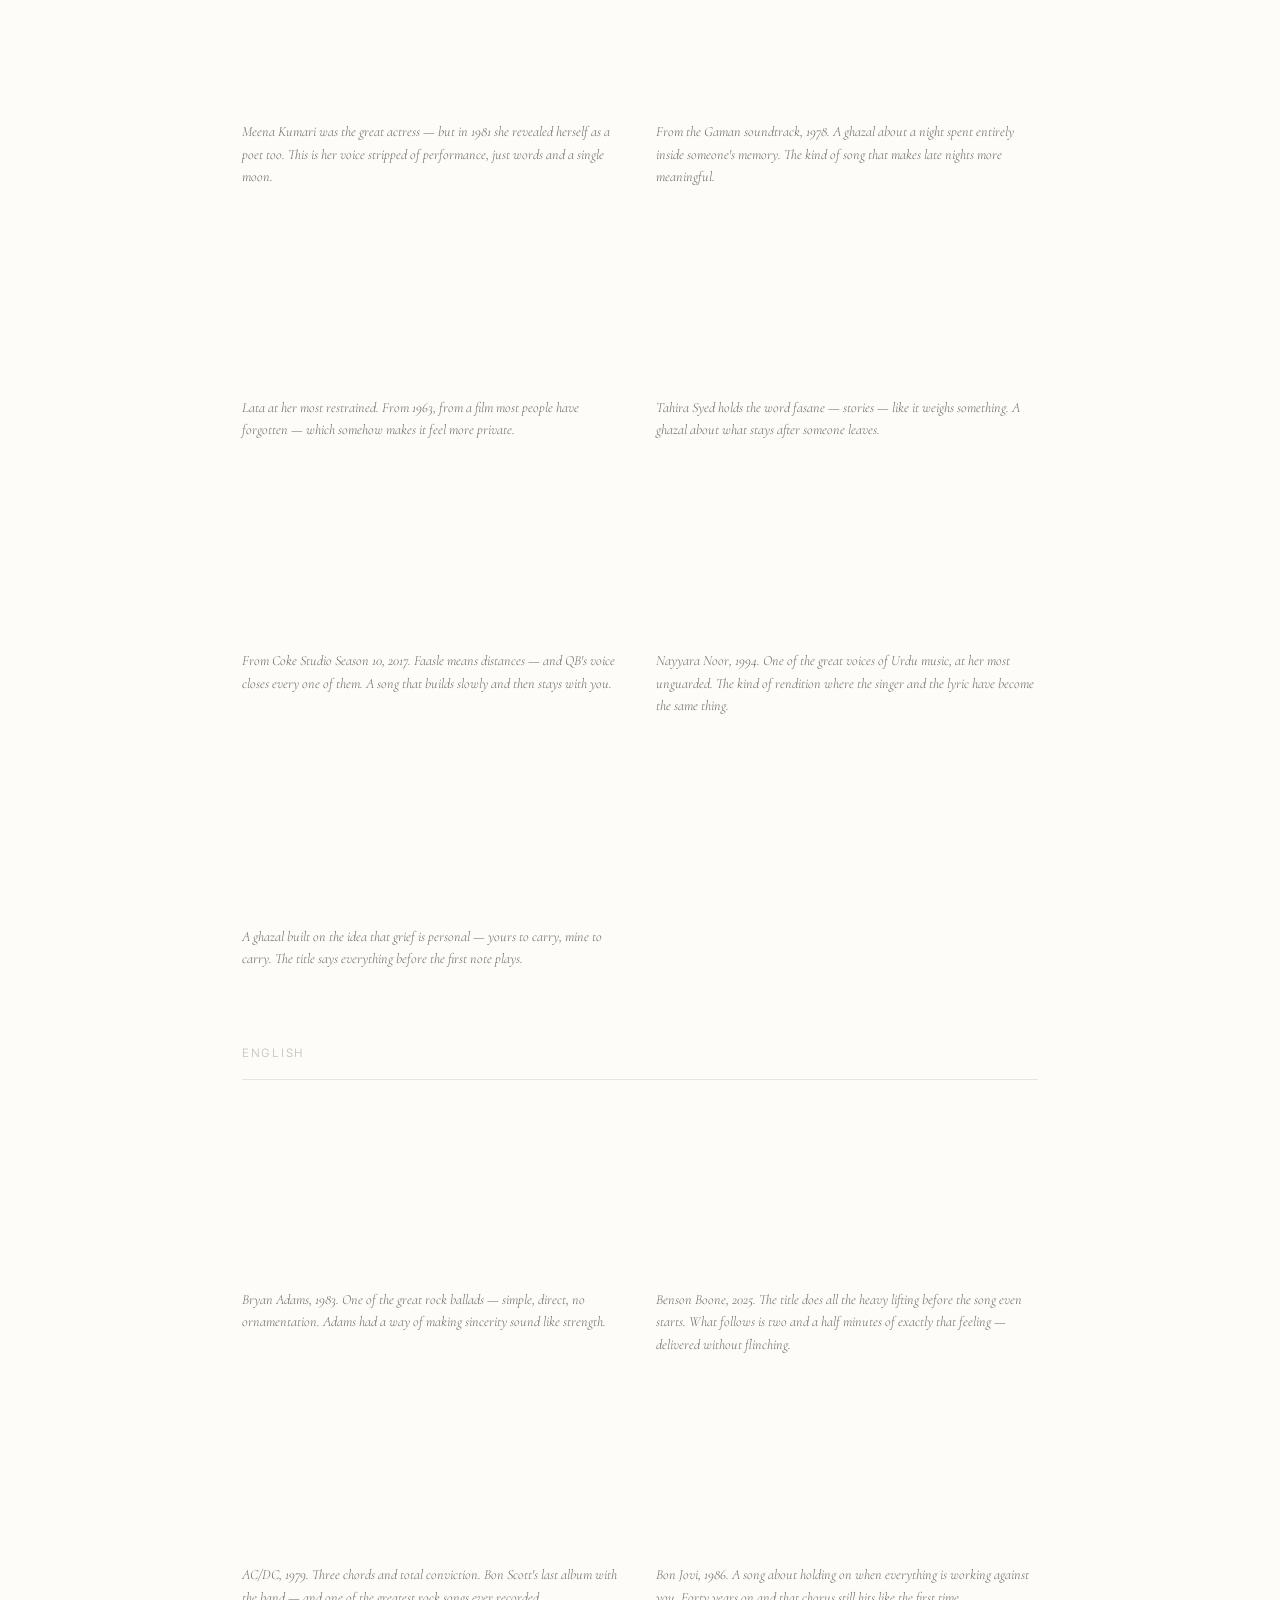
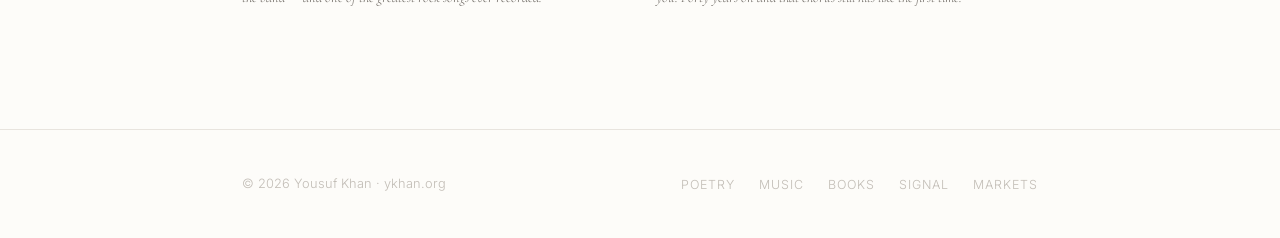
<file: music.html>
<!DOCTYPE html>
<html lang="en">
<head>
  <meta charset="UTF-8" />
  <meta name="viewport" content="width=device-width, initial-scale=1.0" />
  <title>Music — Y. Khan</title>
  <meta name="description" content="Albums and playlists Yousuf Khan is listening to." />
  <link rel="stylesheet" href="style.css" />
  <style>
    /* ── Music Grid ── */
    .music-intro {
      font-size: 1rem;
      color: var(--ink-light);
      max-width: 520px;
      margin-bottom: 64px;
      line-height: 1.8;
    }

    .music-section {
      margin-bottom: 72px;
    }

    .music-section-title {
      font-size: 0.72rem;
      letter-spacing: 0.15em;
      text-transform: uppercase;
      color: var(--ink-faint);
      margin-bottom: 32px;
      padding-bottom: 16px;
      border-bottom: 1px solid var(--line);
    }

    .album-grid {
      display: grid;
      grid-template-columns: repeat(auto-fill, minmax(280px, 1fr));
      gap: 32px;
    }

    .album-card {
      display: flex;
      flex-direction: column;
      gap: 16px;
    }

    .spotify-embed {
      border-radius: 4px;
      overflow: hidden;
    }

    .album-note {
      font-size: 0.88rem;
      color: var(--ink-light);
      line-height: 1.6;
      font-style: italic;
      font-family: var(--font-serif);
    }

    /* ── How to add albums ── */
    .add-note {
      background: var(--bg-soft);
      border: 1px dashed var(--line);
      border-radius: 4px;
      padding: 32px;
      text-align: center;
      color: var(--ink-faint);
      font-size: 0.88rem;
      line-height: 1.7;
      display: none; /* hidden in production — shows as placeholder in dev */
    }

    .placeholder-card {
      border: 1px dashed var(--line);
      border-radius: 4px;
      height: 152px;
      display: flex;
      align-items: center;
      justify-content: center;
      color: var(--ink-faint);
      font-size: 0.82rem;
      letter-spacing: 0.08em;
      text-transform: uppercase;
    }

    @media (max-width: 640px) {
      .album-grid { grid-template-columns: 1fr; }
    }
  </style>
</head>
<body>

  <!-- Navigation -->
  <nav>
    <a href="index.html" class="nav-logo">Y. Khan</a>
    <ul class="nav-links">
      <li><a href="poetry.html">Poetry</a></li>
      <li><a href="music.html" class="active">Music</a></li>
      <li><a href="books.html">Books</a></li>
      <li><a href="signal.html">Signal</a></li>
      <li><a href="stocks.html">Markets</a></li>
    </ul>
    <button class="nav-subscribe" onclick="openModal()">Subscribe</button>
  </nav>

  <div class="page">
    <div class="container">

      <!-- Page Header -->
      <header class="page-header">
        <p class="eyebrow">Music</p>
        <h1>What I'm listening to</h1>
        <p class="subtitle">Albums and playlists that have a hold on me right now.</p>
      </header>

      <!-- ── Art Panel ── -->
      <div style="margin-bottom:64px; padding-bottom:56px; border-bottom:1px solid var(--line);">
        <img src="images/art/musician-girls.jpg" alt="Two Musician Girls — Osman Hamdi Bey, 1880" style="width:100%; max-width:560px; display:block; margin:0 auto; border-radius:2px; box-shadow:0 4px 20px rgba(0,0,0,0.09);" />
        <div style="display:grid; grid-template-columns:1fr 1fr; gap:32px; margin-top:16px; align-items:start;">
          <p style="font-size:0.67rem; color:var(--ink-faint); line-height:1.5; margin:0;">
            <em>Two Musician Girls</em>, 1880 &nbsp;·&nbsp;
            <a href="https://en.wikipedia.org/wiki/Osman_Hamdi_Bey" target="_blank" rel="noopener" style="color:var(--ink-faint); text-decoration:none; border-bottom:1px solid var(--line);">Osman Hamdi Bey</a>
          </p>
          <p style="font-family:var(--font-serif); font-size:1rem; font-weight:300; line-height:1.7; color:var(--ink); margin:0; text-align:right;">Osman Hamdi Bey (1842–1910) painted two young women with instruments in 1880 — a quiet domestic scene that carries the same absorbed attention to sound that good listening requires. Music as contemplation, not performance.</p>
        </div>
      </div>

      <!-- Currently on repeat -->
      <section class="music-section">
        <p class="music-section-title">Currently on repeat</p>
        <div class="album-grid">

          <!-- Chand Tanha — Meena Kumari -->
          <div class="album-card">
            <div class="spotify-embed">
              <iframe style="border-radius:4px" src="https://open.spotify.com/embed/track/43qYrY010Hd5QQjkxcoAoz?utm_source=generator" width="100%" height="152" frameborder="0" allowfullscreen="" allow="autoplay; clipboard-write; encrypted-media; fullscreen; picture-in-picture" loading="lazy"></iframe>
            </div>
            <p class="album-note">Meena Kumari was the great actress — but in 1981 she revealed herself as a poet too. This is her voice stripped of performance, just words and a single moon.</p>
          </div>

          <!-- Aapki Yaad Aati Rahi Raat Bhar — Chhaya Ganguli -->
          <div class="album-card">
            <div class="spotify-embed">
              <iframe style="border-radius:4px" src="https://open.spotify.com/embed/track/2bCwBISaRkGc0CUY5t7X87?utm_source=generator" width="100%" height="152" frameborder="0" allowfullscreen="" allow="autoplay; clipboard-write; encrypted-media; fullscreen; picture-in-picture" loading="lazy"></iframe>
            </div>
            <p class="album-note">From the Gaman soundtrack, 1978. A ghazal about a night spent entirely inside someone's memory. The kind of song that makes late nights more meaningful.</p>
          </div>

          <!-- Ham Tere Pyar Mein — Lata Mangeshkar -->
          <div class="album-card">
            <div class="spotify-embed">
              <iframe style="border-radius:4px" src="https://open.spotify.com/embed/track/2i59WVQlfjtScPqg3Y8Oor?utm_source=generator" width="100%" height="152" frameborder="0" allowfullscreen="" allow="autoplay; clipboard-write; encrypted-media; fullscreen; picture-in-picture" loading="lazy"></iframe>
            </div>
            <p class="album-note">Lata at her most restrained. From 1963, from a film most people have forgotten — which somehow makes it feel more private.</p>
          </div>

          <!-- Voh Baaten Teri Voh Fasane Tere — Tahira Syed -->
          <div class="album-card">
            <div class="spotify-embed">
              <iframe style="border-radius:4px" src="https://open.spotify.com/embed/track/7nxODFmY7EgsG6PQEjjv0J?utm_source=generator" width="100%" height="152" frameborder="0" allowfullscreen="" allow="autoplay; clipboard-write; encrypted-media; fullscreen; picture-in-picture" loading="lazy"></iframe>
            </div>
            <p class="album-note">Tahira Syed holds the word fasane — stories — like it weighs something. A ghazal about what stays after someone leaves.</p>
          </div>

          <!-- Faasle — Kaavish & Quratulain Balouch -->
          <div class="album-card">
            <div class="spotify-embed">
              <iframe style="border-radius:4px" src="https://open.spotify.com/embed/track/6YNl1rXbhKvmbMrw9cp3RQ?utm_source=generator" width="100%" height="152" frameborder="0" allowfullscreen="" allow="autoplay; clipboard-write; encrypted-media; fullscreen; picture-in-picture" loading="lazy"></iframe>
            </div>
            <p class="album-note">From Coke Studio Season 10, 2017. Faasle means distances — and QB's voice closes every one of them. A song that builds slowly and then stays with you.</p>
          </div>

          <!-- Ae Ishq Hamen — Nayyara Noor -->
          <div class="album-card">
            <div class="spotify-embed">
              <iframe style="border-radius:4px" src="https://open.spotify.com/embed/track/7kElyPuukh0L4ypppyoRhL?utm_source=generator" width="100%" height="152" frameborder="0" allowfullscreen="" allow="autoplay; clipboard-write; encrypted-media; fullscreen; picture-in-picture" loading="lazy"></iframe>
            </div>
            <p class="album-note">Nayyara Noor, 1994. One of the great voices of Urdu music, at her most unguarded. The kind of rendition where the singer and the lyric have become the same thing.</p>
          </div>

          <!-- Tum Apna Ranjh o Gham Apni -->
          <div class="album-card">
            <div class="spotify-embed">
              <iframe style="border-radius:4px" src="https://open.spotify.com/embed/track/57U2eQNEWPgMzIUhHVCVDq?utm_source=generator" width="100%" height="152" frameborder="0" allowfullscreen="" allow="autoplay; clipboard-write; encrypted-media; fullscreen; picture-in-picture" loading="lazy"></iframe>
            </div>
            <p class="album-note">A ghazal built on the idea that grief is personal — yours to carry, mine to carry. The title says everything before the first note plays.</p>
          </div>

        </div>
      </section>

      <!-- English -->
      <section class="music-section">
        <p class="music-section-title">English</p>
        <div class="album-grid">

          <!-- Straight From The Heart — Bryan Adams -->
          <div class="album-card">
            <div class="spotify-embed">
              <iframe style="border-radius:4px" src="https://open.spotify.com/embed/track/6oqBRt8j0VSYtGdUsceSq7?utm_source=generator" width="100%" height="152" frameborder="0" allowfullscreen="" allow="autoplay; clipboard-write; encrypted-media; fullscreen; picture-in-picture" loading="lazy"></iframe>
            </div>
            <p class="album-note">Bryan Adams, 1983. One of the great rock ballads — simple, direct, no ornamentation. Adams had a way of making sincerity sound like strength.</p>
          </div>

          <!-- Sorry I'm Here For Someone Else — Benson Boone -->
          <div class="album-card">
            <div class="spotify-embed">
              <iframe style="border-radius:4px" src="https://open.spotify.com/embed/track/15zJeVUmKFnbrxm9dxcxYD?utm_source=generator" width="100%" height="152" frameborder="0" allowfullscreen="" allow="autoplay; clipboard-write; encrypted-media; fullscreen; picture-in-picture" loading="lazy"></iframe>
            </div>
            <p class="album-note">Benson Boone, 2025. The title does all the heavy lifting before the song even starts. What follows is two and a half minutes of exactly that feeling — delivered without flinching.</p>
          </div>

          <!-- Highway to Hell — AC/DC -->
          <div class="album-card">
            <div class="spotify-embed">
              <iframe style="border-radius:4px" src="https://open.spotify.com/embed/track/2zYzyRzz6pRmhPzyfMEC8s?utm_source=generator" width="100%" height="152" frameborder="0" allowfullscreen="" allow="autoplay; clipboard-write; encrypted-media; fullscreen; picture-in-picture" loading="lazy"></iframe>
            </div>
            <p class="album-note">AC/DC, 1979. Three chords and total conviction. Bon Scott's last album with the band — and one of the greatest rock songs ever recorded.</p>
          </div>

          <!-- Livin' On A Prayer — Bon Jovi -->
          <div class="album-card">
            <div class="spotify-embed">
              <iframe style="border-radius:4px" src="https://open.spotify.com/embed/track/0J6mQxEZnlRt9ymzFntA6z?utm_source=generator" width="100%" height="152" frameborder="0" allowfullscreen="" allow="autoplay; clipboard-write; encrypted-media; fullscreen; picture-in-picture" loading="lazy"></iframe>
            </div>
            <p class="album-note">Bon Jovi, 1986. A song about holding on when everything is working against you. Forty years on and that chorus still hits like the first time.</p>
          </div>

        </div>
      </section>

    </div>

    <footer>
      <div class="container">
        <span class="footer-copy">© 2026 Yousuf Khan · ykhan.org</span>
        <ul class="footer-links">
          <li><a href="poetry.html">Poetry</a></li>
          <li><a href="music.html">Music</a></li>
          <li><a href="books.html">Books</a></li>
          <li><a href="signal.html">Signal</a></li>
          <li><a href="stocks.html">Markets</a></li>
        </ul>
      </div>
    </footer>
  </div>

  <!-- Subscribe Modal -->
  <div class="modal-overlay" id="modal" onclick="closeModalOutside(event)">
    <div class="modal">
      <button class="modal-close" onclick="closeModal()">×</button>
      <div id="modal-form-content">
        <h2>Stay in the loop</h2>
        <p>Subscribe to receive updates when new content goes up. Access is approved personally.</p>
        <form id="subscribe-form" action="https://formspree.io/f/xzdnlkvp" method="POST" onsubmit="handleSubmit(event)">
          <input type="hidden" name="_subject" value="New subscription request — ykhan.org" />
          <div class="form-group">
            <label for="name">Your name</label>
            <input type="text" id="name" name="name" placeholder="Yousuf Khan" required />
          </div>
          <div class="form-group">
            <label for="email">Email address</label>
            <input type="email" id="email" name="email" placeholder="you@example.com" required />
          </div>
          <button type="submit" class="btn-primary">Request access</button>
          <p class="form-note">Your request will be reviewed. You'll hear back if approved.</p>
        </form>
      </div>
      <div class="form-success" id="form-success">
        <div class="check">✦</div>
        <h3>Request sent</h3>
        <p>Thank you. Your subscription request has been received — you'll hear back if approved.</p>
      </div>
    </div>
  </div>

  <script>
    function openModal() { document.getElementById('modal').classList.add('open'); document.body.style.overflow = 'hidden'; }
    function closeModal() { document.getElementById('modal').classList.remove('open'); document.body.style.overflow = ''; }
    function closeModalOutside(e) { if (e.target === document.getElementById('modal')) closeModal(); }
    async function handleSubmit(e) {
      e.preventDefault();
      const form = e.target;
      try {
        const res = await fetch(form.action, { method: 'POST', body: new FormData(form), headers: { 'Accept': 'application/json' } });
        if (res.ok) { document.getElementById('modal-form-content').style.display = 'none'; document.getElementById('form-success').style.display = 'block'; }
      } catch(err) { alert('Something went wrong. Please try again.'); }
    }
    document.addEventListener('keydown', e => { if (e.key === 'Escape') closeModal(); });
  </script>

</body>
</html>
</file>
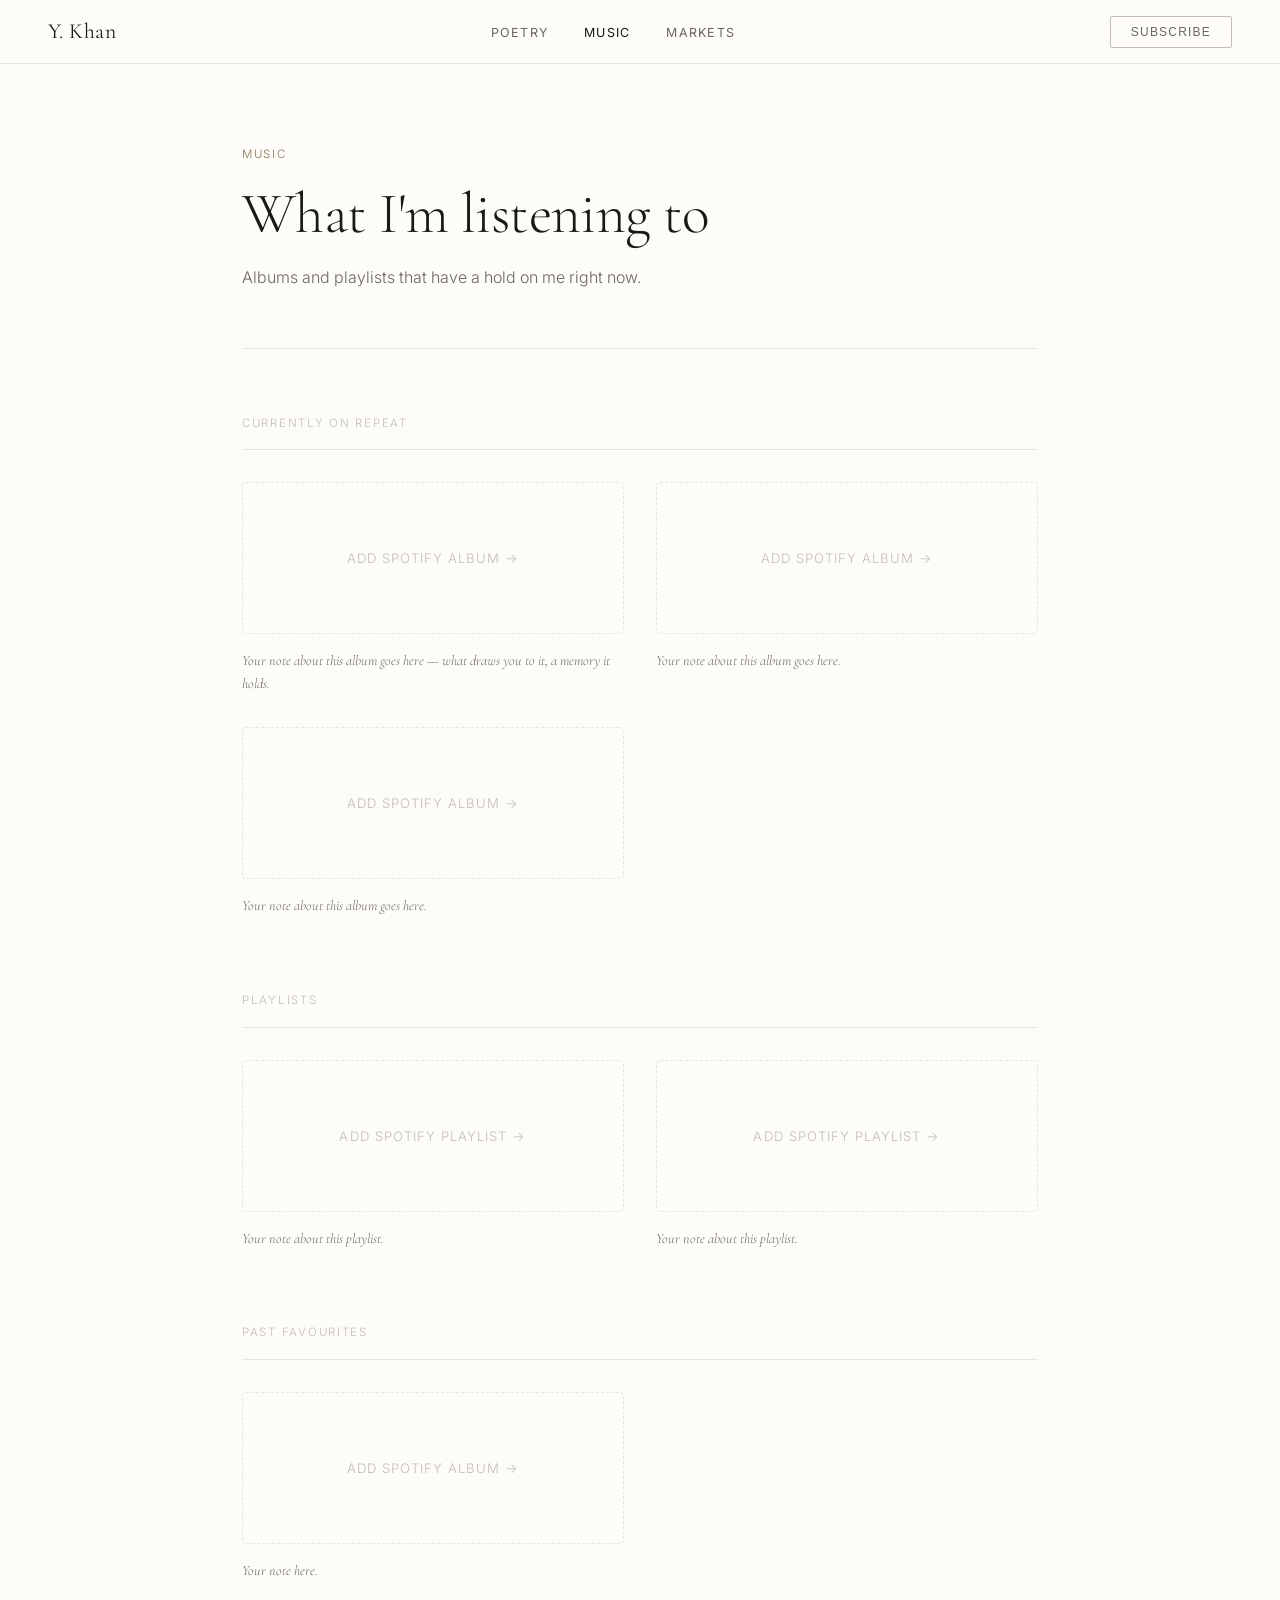
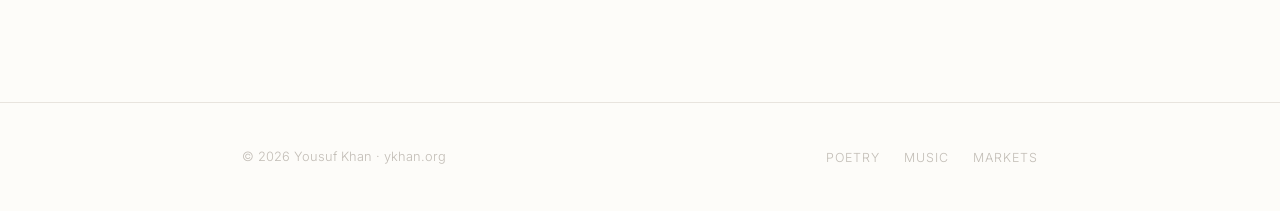
<file: MUSIC~1.HTM>
<!DOCTYPE html>
<html lang="en">
<head>
  <meta charset="UTF-8" />
  <meta name="viewport" content="width=device-width, initial-scale=1.0" />
  <title>Music — Y. Khan</title>
  <meta name="description" content="Albums and playlists Yousuf Khan is listening to." />
  <link rel="stylesheet" href="style.css" />
  <style>
    /* ── Music Grid ── */
    .music-intro {
      font-size: 1rem;
      color: var(--ink-light);
      max-width: 520px;
      margin-bottom: 64px;
      line-height: 1.8;
    }

    .music-section {
      margin-bottom: 72px;
    }

    .music-section-title {
      font-size: 0.72rem;
      letter-spacing: 0.15em;
      text-transform: uppercase;
      color: var(--ink-faint);
      margin-bottom: 32px;
      padding-bottom: 16px;
      border-bottom: 1px solid var(--line);
    }

    .album-grid {
      display: grid;
      grid-template-columns: repeat(auto-fill, minmax(280px, 1fr));
      gap: 32px;
    }

    .album-card {
      display: flex;
      flex-direction: column;
      gap: 16px;
    }

    .spotify-embed {
      border-radius: 4px;
      overflow: hidden;
    }

    .album-note {
      font-size: 0.88rem;
      color: var(--ink-light);
      line-height: 1.6;
      font-style: italic;
      font-family: var(--font-serif);
    }

    /* ── How to add albums ── */
    .add-note {
      background: var(--bg-soft);
      border: 1px dashed var(--line);
      border-radius: 4px;
      padding: 32px;
      text-align: center;
      color: var(--ink-faint);
      font-size: 0.88rem;
      line-height: 1.7;
      display: none; /* hidden in production — shows as placeholder in dev */
    }

    .placeholder-card {
      border: 1px dashed var(--line);
      border-radius: 4px;
      height: 152px;
      display: flex;
      align-items: center;
      justify-content: center;
      color: var(--ink-faint);
      font-size: 0.82rem;
      letter-spacing: 0.08em;
      text-transform: uppercase;
    }

    @media (max-width: 640px) {
      .album-grid { grid-template-columns: 1fr; }
    }
  </style>
</head>
<body>

  <!-- Navigation -->
  <nav>
    <a href="index.html" class="nav-logo">Y. Khan</a>
    <ul class="nav-links">
      <li><a href="poetry.html">Poetry</a></li>
      <li><a href="music.html" class="active">Music</a></li>
      <li><a href="stocks.html">Markets</a></li>
    </ul>
    <button class="nav-subscribe" onclick="openModal()">Subscribe</button>
  </nav>

  <div class="page">
    <div class="container">

      <!-- Page Header -->
      <header class="page-header">
        <p class="eyebrow">Music</p>
        <h1>What I'm listening to</h1>
        <p class="subtitle">Albums and playlists that have a hold on me right now.</p>
      </header>

      <!-- Currently Playing -->
      <section class="music-section">
        <p class="music-section-title">Currently on repeat</p>
        <div class="album-grid">

          <!--
            HOW TO ADD YOUR SPOTIFY ALBUMS:
            1. Open Spotify → find the album or playlist
            2. Click ··· → Share → Copy Embed Code
            3. Paste the iframe below, replacing the placeholder
            4. Add your note below the embed
          -->

          <!-- Album 1 — replace with your Spotify embed -->
          <div class="album-card">
            <div class="spotify-embed">
              <!-- PASTE YOUR SPOTIFY EMBED HERE — Example format:
              <iframe style="border-radius:4px" src="https://open.spotify.com/embed/album/ALBUM_ID?utm_source=generator" width="100%" height="152" frameborder="0" allowfullscreen="" allow="autoplay; clipboard-write; encrypted-media; fullscreen; picture-in-picture" loading="lazy"></iframe>
              -->
              <div class="placeholder-card">Add Spotify album →</div>
            </div>
            <p class="album-note">Your note about this album goes here — what draws you to it, a memory it holds.</p>
          </div>

          <!-- Album 2 -->
          <div class="album-card">
            <div class="spotify-embed">
              <div class="placeholder-card">Add Spotify album →</div>
            </div>
            <p class="album-note">Your note about this album goes here.</p>
          </div>

          <!-- Album 3 -->
          <div class="album-card">
            <div class="spotify-embed">
              <div class="placeholder-card">Add Spotify album →</div>
            </div>
            <p class="album-note">Your note about this album goes here.</p>
          </div>

        </div>
      </section>

      <!-- Playlists -->
      <section class="music-section">
        <p class="music-section-title">Playlists</p>
        <div class="album-grid">

          <!-- Playlist 1 — replace with your Spotify embed -->
          <div class="album-card">
            <div class="spotify-embed">
              <div class="placeholder-card">Add Spotify playlist →</div>
            </div>
            <p class="album-note">Your note about this playlist.</p>
          </div>

          <!-- Playlist 2 -->
          <div class="album-card">
            <div class="spotify-embed">
              <div class="placeholder-card">Add Spotify playlist →</div>
            </div>
            <p class="album-note">Your note about this playlist.</p>
          </div>

        </div>
      </section>

      <!-- Archive -->
      <section class="music-section">
        <p class="music-section-title">Past favourites</p>
        <div class="album-grid">
          <div class="album-card">
            <div class="spotify-embed">
              <div class="placeholder-card">Add Spotify album →</div>
            </div>
            <p class="album-note">Your note here.</p>
          </div>
        </div>
      </section>

    </div>

    <footer>
      <div class="container">
        <span class="footer-copy">© 2026 Yousuf Khan · ykhan.org</span>
        <ul class="footer-links">
          <li><a href="poetry.html">Poetry</a></li>
          <li><a href="music.html">Music</a></li>
          <li><a href="stocks.html">Markets</a></li>
        </ul>
      </div>
    </footer>
  </div>

  <!-- Subscribe Modal -->
  <div class="modal-overlay" id="modal" onclick="closeModalOutside(event)">
    <div class="modal">
      <button class="modal-close" onclick="closeModal()">×</button>
      <div id="modal-form-content">
        <h2>Stay in the loop</h2>
        <p>Subscribe to receive updates when new content goes up. Access is approved personally.</p>
        <form id="subscribe-form" action="https://formspree.io/f/xzdnlkvp" method="POST" onsubmit="handleSubmit(event)">
          <input type="hidden" name="_subject" value="New subscription request — ykhan.org" />
          <div class="form-group">
            <label for="name">Your name</label>
            <input type="text" id="name" name="name" placeholder="Yousuf Khan" required />
          </div>
          <div class="form-group">
            <label for="email">Email address</label>
            <input type="email" id="email" name="email" placeholder="you@example.com" required />
          </div>
          <button type="submit" class="btn-primary">Request access</button>
          <p class="form-note">Your request will be reviewed. You'll hear back if approved.</p>
        </form>
      </div>
      <div class="form-success" id="form-success">
        <div class="check">✦</div>
        <h3>Request sent</h3>
        <p>Thank you. Your subscription request has been received — you'll hear back if approved.</p>
      </div>
    </div>
  </div>

  <script>
    function openModal() { document.getElementById('modal').classList.add('open'); document.body.style.overflow = 'hidden'; }
    function closeModal() { document.getElementById('modal').classList.remove('open'); document.body.style.overflow = ''; }
    function closeModalOutside(e) { if (e.target === document.getElementById('modal')) closeModal(); }
    async function handleSubmit(e) {
      e.preventDefault();
      const form = e.target;
      try {
        const res = await fetch(form.action, { method: 'POST', body: new FormData(form), headers: { 'Accept': 'application/json' } });
        if (res.ok) { document.getElementById('modal-form-content').style.display = 'none'; document.getElementById('form-success').style.display = 'block'; }
      } catch(err) { alert('Something went wrong. Please try again.'); }
    }
    document.addEventListener('keydown', e => { if (e.key === 'Escape') closeModal(); });
  </script>

</body>
</html>
</file>
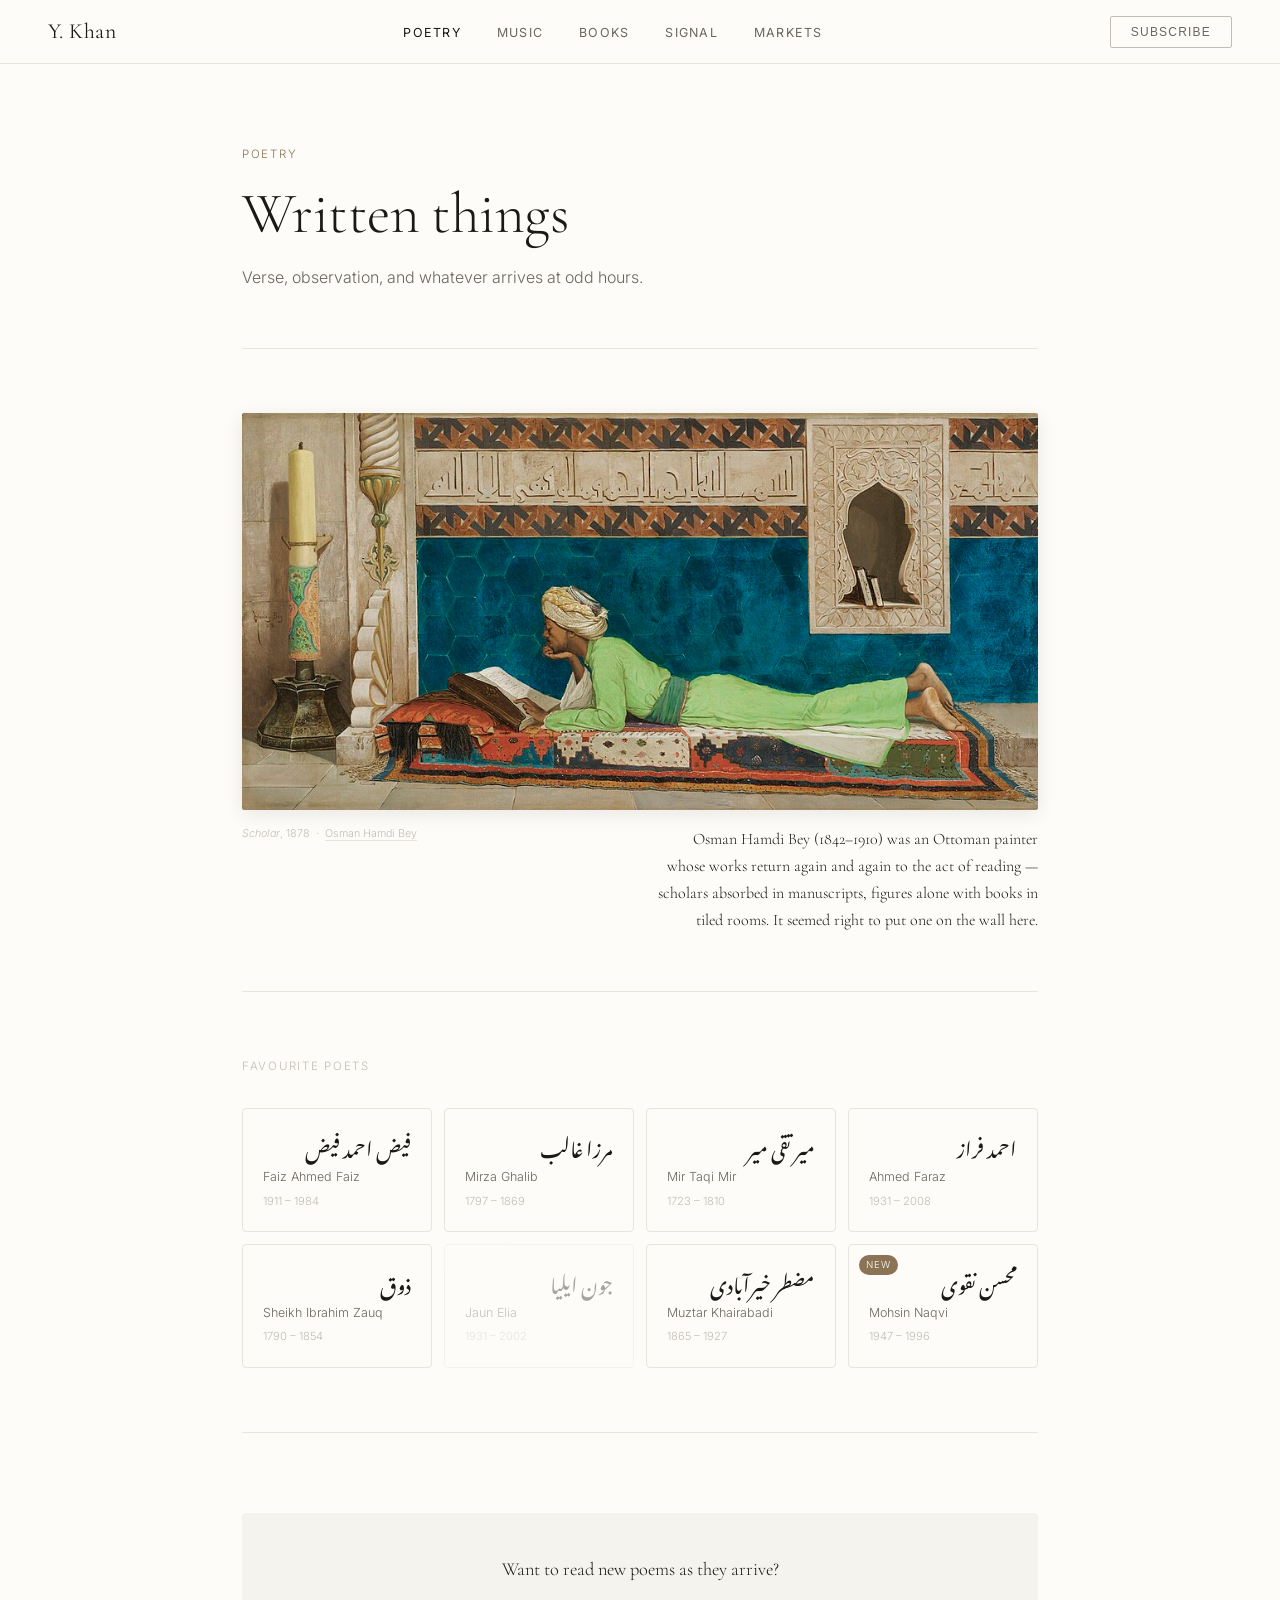
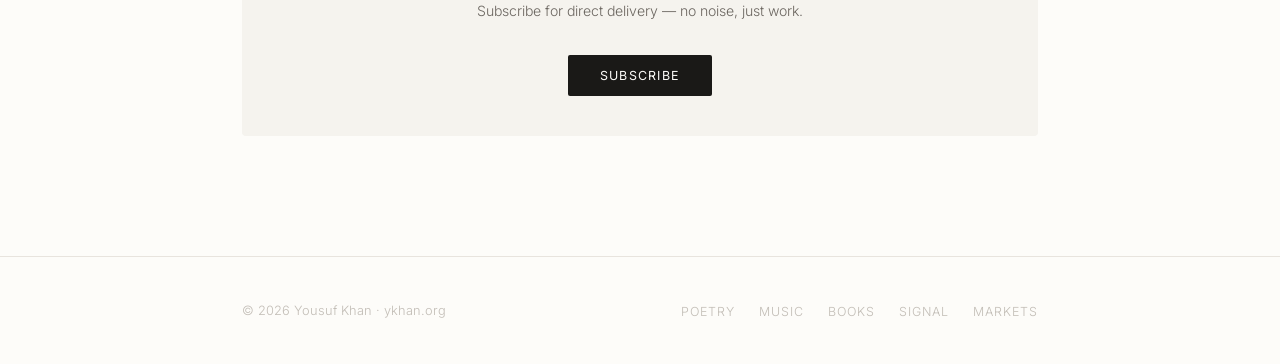
<file: poetry.html>
<!DOCTYPE html>
<html lang="en">
<head>
  <meta charset="UTF-8" />
  <meta name="viewport" content="width=device-width, initial-scale=1.0" />
  <title>Poetry — Y. Khan</title>
  <meta name="description" content="Original poetry by Yousuf Khan." />
  <link rel="stylesheet" href="style.css" />
  <style>
    /* ── Poem Layout ── */
    .poems-list {
      display: flex;
      flex-direction: column;
      gap: 0;
    }

    .poem-entry {
      padding: 56px 0;
      border-bottom: 1px solid var(--line);
      display: grid;
      grid-template-columns: 140px 1fr;
      gap: 48px;
      align-items: start;
    }

    .poem-meta {
      padding-top: 6px;
    }

    .poem-date {
      font-size: 0.75rem;
      letter-spacing: 0.08em;
      color: var(--ink-faint);
      margin-bottom: 10px;
    }

    .poem-tag {
      font-size: 0.7rem;
      letter-spacing: 0.1em;
      text-transform: uppercase;
      color: var(--accent);
    }

    .poem-poet {
      font-family: var(--font-serif);
      font-size: 0.88rem;
      color: var(--ink-light);
      margin-top: 10px;
      font-style: italic;
    }

    .poem-rekhta {
      display: inline-block;
      margin-top: 8px;
      font-size: 0.7rem;
      letter-spacing: 0.08em;
      text-transform: uppercase;
      color: var(--ink-faint);
      text-decoration: none;
      border-bottom: 1px solid var(--line);
      transition: color 0.2s, border-color 0.2s;
    }

    .poem-rekhta:hover {
      color: var(--accent);
      border-color: var(--accent);
    }

    .poem-body h2 {
      font-family: var(--font-serif);
      font-size: 1.6rem;
      font-weight: 400;
      color: var(--ink);
      margin-bottom: 28px;
      line-height: 1.2;
    }

    .poem-text {
      font-family: var(--font-serif);
      font-size: 1.08rem;
      font-weight: 300;
      line-height: 2;
      color: var(--ink);
      white-space: pre-line;
    }

    .poem-text em {
      font-style: italic;
    }

    .poem-divider {
      display: block;
      text-align: center;
      color: var(--ink-faint);
      margin: 24px 0;
      font-size: 0.8rem;
      letter-spacing: 0.3em;
    }

    /* ── Poet Cards ── */
    .poet-card-btn {
      all: unset;
      display: block;
      width: 100%;
      box-sizing: border-box;
      cursor: pointer;
      padding: 20px;
      border: 1px solid var(--line);
      border-radius: 4px;
      transition: border-color 0.2s, background 0.15s;
    }
    .poet-card-btn:hover { border-color: var(--ink-light); }
    .poet-card-btn.active { border-color: var(--ink); background: var(--bg-soft); }

    /* ── Poet Feature Panel ── */
    #poet-feature-panel {
      margin-top: 20px;
      border: 1px solid var(--line);
      border-radius: 4px;
      overflow: hidden;
    }
    .poet-feature-inner {
      display: grid;
      grid-template-columns: 200px 1fr;
      gap: 0;
    }
    .poet-feature-meta {
      padding: 36px 28px;
      border-right: 1px solid var(--line);
      background: var(--bg-soft);
    }
    .poet-feature-poem {
      padding: 36px 40px;
    }
    @media (max-width: 700px) {
      .poet-feature-inner { grid-template-columns: 1fr; }
      .poet-feature-meta { border-right: none; border-bottom: 1px solid var(--line); }
    }

    /* ── Empty state ── */
    .empty-state {
      padding: 80px 0;
      text-align: center;
    }

    .empty-state .glyph {
      font-family: var(--font-serif);
      font-size: 3rem;
      color: var(--ink-faint);
      margin-bottom: 24px;
    }

    .empty-state p {
      color: var(--ink-faint);
      font-size: 0.95rem;
    }

    @media (max-width: 640px) {
      .poem-entry {
        grid-template-columns: 1fr;
        gap: 16px;
      }
    }
  </style>
</head>
<body>

  <!-- Navigation -->
  <nav>
    <a href="index.html" class="nav-logo">Y. Khan</a>
    <ul class="nav-links">
      <li><a href="poetry.html" class="active">Poetry</a></li>
      <li><a href="music.html">Music</a></li>
      <li><a href="books.html">Books</a></li>
      <li><a href="signal.html">Signal</a></li>
      <li><a href="stocks.html">Markets</a></li>
    </ul>
    <button class="nav-subscribe" onclick="openModal()">Subscribe</button>
  </nav>

  <div class="page">
    <div class="container">

      <!-- Page Header -->
      <header class="page-header">
        <p class="eyebrow">Poetry</p>
        <h1>Written things</h1>
        <p class="subtitle">Verse, observation, and whatever arrives at odd hours.</p>
      </header>

      <!-- ── Art Panel ── -->
      <div style="margin-bottom:64px; padding-bottom:56px; border-bottom:1px solid var(--line);">
        <img src="images/art/scholar.jpg" alt="Scholar — Osman Hamdi Bey, 1878" style="width:100%; display:block; border-radius:2px; box-shadow:0 4px 20px rgba(0,0,0,0.09); max-height:520px; object-fit:cover; object-position:center top;" />
        <div style="display:grid; grid-template-columns:1fr 1fr; gap:32px; margin-top:16px; align-items:start;">
          <p style="font-size:0.67rem; color:var(--ink-faint); line-height:1.5; margin:0;">
            <em>Scholar</em>, 1878 &nbsp;·&nbsp;
            <a href="https://en.wikipedia.org/wiki/Osman_Hamdi_Bey" target="_blank" rel="noopener" style="color:var(--ink-faint); text-decoration:none; border-bottom:1px solid var(--line);">Osman Hamdi Bey</a>
          </p>
          <p style="font-family:var(--font-serif); font-size:1rem; font-weight:300; line-height:1.7; color:var(--ink); margin:0; text-align:right;">Osman Hamdi Bey (1842–1910) was an Ottoman painter whose works return again and again to the act of reading — scholars absorbed in manuscripts, figures alone with books in tiled rooms. It seemed right to put one on the wall here.</p>
        </div>
      </div>

      <!-- ── Favourite Poets ── -->
      <section style="margin-bottom:72px; padding-bottom:64px; border-bottom:1px solid var(--line);">
        <p style="font-size:0.72rem; letter-spacing:0.15em; text-transform:uppercase; color:var(--ink-faint); margin-bottom:32px;">Favourite Poets</p>

        <div style="display:grid; grid-template-columns:repeat(auto-fill, minmax(185px, 1fr)); gap:12px;">

          <button class="poet-card-btn" data-poet="faiz" onclick="selectPoet('faiz',this)">
            <p style="font-family:var(--font-urdu); font-size:1.25rem; direction:rtl; text-align:right; color:var(--ink); margin-bottom:5px; line-height:1.6;">فیض احمد فیض</p>
            <p style="font-size:0.78rem; color:var(--ink-light); margin-bottom:2px;">Faiz Ahmed Faiz</p>
            <p style="font-size:0.7rem; color:var(--ink-faint);">1911 – 1984</p>
          </button>

          <button class="poet-card-btn" data-poet="ghalib" onclick="selectPoet('ghalib',this)">
            <p style="font-family:var(--font-urdu); font-size:1.25rem; direction:rtl; text-align:right; color:var(--ink); margin-bottom:5px; line-height:1.6;">مرزا غالب</p>
            <p style="font-size:0.78rem; color:var(--ink-light); margin-bottom:2px;">Mirza Ghalib</p>
            <p style="font-size:0.7rem; color:var(--ink-faint);">1797 – 1869</p>
          </button>

          <button class="poet-card-btn" data-poet="mir" onclick="selectPoet('mir',this)"style="position:relative;">
            <p style="font-family:var(--font-urdu); font-size:1.25rem; direction:rtl; text-align:right; color:var(--ink); margin-bottom:5px; line-height:1.6;">میر تقی میر</p>
            <p style="font-size:0.78rem; color:var(--ink-light); margin-bottom:2px;">Mir Taqi Mir</p>
            <p style="font-size:0.7rem; color:var(--ink-faint);">1723 – 1810</p>
          </button>

          <button class="poet-card-btn" data-poet="faraz" onclick="selectPoet('faraz',this)">
            <p style="font-family:var(--font-urdu); font-size:1.25rem; direction:rtl; text-align:right; color:var(--ink); margin-bottom:5px; line-height:1.6;">احمد فراز</p>
            <p style="font-size:0.78rem; color:var(--ink-light); margin-bottom:2px;">Ahmed Faraz</p>
            <p style="font-size:0.7rem; color:var(--ink-faint);">1931 – 2008</p>
          </button>

          <button class="poet-card-btn" data-poet="zauq" onclick="selectPoet('zauq',this)">
            <p style="font-family:var(--font-urdu); font-size:1.25rem; direction:rtl; text-align:right; color:var(--ink); margin-bottom:5px; line-height:1.6;">ذوق</p>
            <p style="font-size:0.78rem; color:var(--ink-light); margin-bottom:2px;">Sheikh Ibrahim Zauq</p>
            <p style="font-size:0.7rem; color:var(--ink-faint);">1790 – 1854</p>
          </button>

          <!-- Jaun Elia — greyed out, no poem yet -->
          <div style="padding:20px; border:1px solid var(--line); border-radius:4px; opacity:0.38; cursor:default; box-sizing:border-box;">
            <p style="font-family:var(--font-urdu); font-size:1.25rem; direction:rtl; text-align:right; color:var(--ink); margin-bottom:5px; line-height:1.6;">جون ایلیا</p>
            <p style="font-size:0.78rem; color:var(--ink-light); margin-bottom:2px;">Jaun Elia</p>
            <p style="font-size:0.7rem; color:var(--ink-faint);">1931 – 2002</p>
          </div>

          <button class="poet-card-btn" data-poet="muztar" onclick="selectPoet('muztar',this)">
            <p style="font-family:var(--font-urdu); font-size:1.25rem; direction:rtl; text-align:right; color:var(--ink); margin-bottom:5px; line-height:1.6;">مضطر خیرآبادی</p>
            <p style="font-size:0.78rem; color:var(--ink-light); margin-bottom:2px;">Muztar Khairabadi</p>
            <p style="font-size:0.7rem; color:var(--ink-faint);">1865 – 1927</p>
          </button>

          <button class="poet-card-btn" data-poet="mohsin" onclick="selectPoet('mohsin',this)" style="position:relative;">
            <span style="position:absolute; top:10px; left:10px; font-size:0.6rem; font-family:var(--font-sans); letter-spacing:0.1em; text-transform:uppercase; background:var(--accent); color:#fff; padding:2px 7px; border-radius:20px;">New</span>
            <p style="font-family:var(--font-urdu); font-size:1.25rem; direction:rtl; text-align:right; color:var(--ink); margin-bottom:5px; line-height:1.6;">محسن نقوی</p>
            <p style="font-size:0.78rem; color:var(--ink-light); margin-bottom:2px;">Mohsin Naqvi</p>
            <p style="font-size:0.7rem; color:var(--ink-faint);">1947 – 1996</p>
          </button>

        </div>

        <!-- Feature panel — populated by selectPoet() -->
        <div id="poet-feature-panel" style="display:none;"></div>
      </section>

      <!-- Language Filter — hidden; poems surfaced through Favourite Poets -->
      <div class="lang-toggle" style="display:none">
        <button class="lang-btn active" onclick="filterLang('all', this)">All</button>
        <button class="lang-btn" onclick="filterLang('en', this)">English</button>
        <button class="lang-btn" onclick="filterLang('ur', this)">اردو</button>
      </div>

      <!-- Poems — hidden; surfaced through Favourite Poets explorer -->
      <div class="poems-list" style="display:none">

        <!-- Urdu Poem sample -->
        <article class="poem-entry rtl" data-lang="ur">
          <div class="poem-meta">
            <p class="poem-date" style="text-align:right">جولائی ۲۰۲۶</p>
            <p class="poem-tag">غزل</p>
          </div>
          <div class="poem-body">
            <h2 class="urdu-title">خاموشی کا موسم</h2>
            <div class="poem-text urdu">یہاں کچھ لوگ خاموشی میں بھی بولتے ہیں
جو کہہ نہ سکے وہ آنکھوں سے کھولتے ہیں

زمانہ گزرتا ہے، لمحے بھی جاتے ہیں
پر یادوں کے پتھر دل میں ڈھولتے ہیں</div>
          </div>
        </article>

        <!-- ── Faiz — گلوں میں رنگ بھرے ── -->
        <article class="poem-entry rtl" data-lang="ur">
          <div class="poem-meta">
            <p class="poem-date" style="text-align:right">غزل</p>
            <p class="poem-tag" style="text-align:right">غزل</p>
            <p class="poem-poet" style="text-align:right">فیض احمد فیض</p>
            <a class="poem-rekhta" href="https://www.rekhta.org/ghazals/gulon-men-rang-bhare-baad-e-nau-bahaar-chale-faiz-ahmad-faiz-ghazals?lang=ur" target="_blank" rel="noopener">Rekhta ↗</a>
          </div>
          <div class="poem-body">
            <h2 class="urdu-title">گلوں میں رنگ بھرے</h2>
            <div class="poem-text urdu">گلوں میں رنگ بھرے باد نوبہار چلے
چلے بھی آؤ کہ گلشن کا کاروبار چلے

قفس اداس ہے یارو صبا سے کچھ تو کہو
کہیں تو بہر خدا آج ذکر یار چلے

کبھی تو صبح ترے کنج لب سے ہو آغاز
کبھی تو شب سر کاکل سے مشکبار چلے

بڑا ہے درد کا رشتہ یہ دل غریب سہی
تمہارے نام پہ آئیں گے غم گسار چلے

جو ہم پہ گزری سو گزری مگر شب ہجراں
ہمارے اشک تری عاقبت سنوار چلے

حضور یار ہوئی دفتر جنوں کی طلب
گرہ میں لے کے گریباں کا تار تار چلے

مقام فیضؔ کوئی راہ میں جچا ہی نہیں
جو کوئے یار سے نکلے تو سوئے دار چلے</div>
          </div>
        </article>

        <!-- ── Muztar Khairabadi — بحرِ طویل ── -->
        <article class="poem-entry rtl" data-lang="ur">
          <div class="poem-meta">
            <p class="poem-date" style="text-align:right">مسلسل غزل</p>
            <p class="poem-tag" style="text-align:right">بحرِ طویل</p>
            <p class="poem-poet" style="text-align:right">مضطر خیرآبادی</p>
          </div>
          <div class="poem-body">
            <h2 class="urdu-title">بحرِ طویل</h2>

            <p style="font-size:0.88rem; line-height:1.85; color:var(--ink-light); margin-bottom:12px;">
              This <em>musalsal ghazal</em> of eight verses is one of the most extraordinary compositional feats in the Urdu tradition. It is structured as a ghazal — yet defies the conventional brevity of that form by stretching each <em>misra</em> (line) to breathtaking lengths. The chosen meter, Fa'ilatun (فعلاتن) — short-short-long-long — repeats nearly a hundred times in each line, creating a rhythmic and mesmerising cascade that flows like an unstoppable river of words.
            </p>
            <p style="font-size:0.82rem; line-height:1.8; color:var(--ink-faint); margin-bottom:6px;">
              A note on classification: <em>Behr</em> (بحر) in Urdu prosody means "meter," so <em>Behr-e-Taweel</em> describes a metrical form — an extraordinarily extended meter applied within the ghazal structure — rather than a standalone genre. The traditional genres (<em>asnaf</em>) of Urdu poetry are ghazal, qasida, masnavi, nazm, and so on; Muztar's poem is a ghazal at its core, distinguished by a meter of unparalleled length and ambition.
            </p>
            <p style="font-size:0.78rem; color:var(--ink-faint); margin-bottom:28px; letter-spacing:0.02em;">Click a verse to expand.</p>

            <div style="display:flex; flex-direction:column; gap:6px;">

              <details style="border:1px solid var(--line); border-radius:3px; overflow:hidden;">
                <summary style="padding:14px 18px; cursor:pointer; list-style:none; display:flex; justify-content:space-between; align-items:center; font-family:var(--font-urdu); font-size:1.1rem; direction:rtl; color:var(--ink); user-select:none;" onmouseover="this.style.background='var(--bg-soft)'" onmouseout="this.style.background=''" onfocus="this.style.background='var(--bg-soft)'" onblur="this.style.background=''">
                  <span>پہلا مصرع</span><span style="font-family:var(--font-sans); font-size:0.7rem; color:var(--ink-faint); direction:ltr;">▾</span>
                </summary>
                <div class="poem-text urdu" style="font-size:1.1rem; line-height:2.6; padding:20px 24px 28px; border-top:1px solid var(--line);">
اسے کیوں ہم نے دیا دل، جو ہے بے مہری میں کامل، جسے عادت ہے جفا کی،
جسے چِڑھ مہر ووفا کی، جسے آتا نہیں آنا، غم وحسرت کا مٹانا، جو ستم میں ہے یگانہ،
جسے کہتا ہے زمانہ، بُت بے مہر ودغا باز، جفا پیشہ فسوں ساز، ستم خانہ براندازِ
غضب جس کا ہر اِک ناز، نظر فتنہ مژہ تیر، بلا زلف گرہ گیر، غم ورنج کا بانی، قلق ودرد
کا موجب، ستم وجور کا استاد، جفا کاری میں ماہر، جو ستم کیش وستم گر، جو ستم پیشہ ہے
دلبر، جسے آتی نہیں اُلفت، جو سمجھتا نہیں چاہت، جو تسلّی کو نہ سمجھے، جو تشفّی کو نہ
جانے، جو کرے قول نہ پورا، کرے ہر کام ادھورا، یہی دن رات تصوّر ہے کہ ناحق
اسے چاہا، جو نہ آئے نہ بلائے، نہ کبھی پاس بٹھائے، نہ رخ صاف دکھائے، نہ کوئی
بات سنائے، نہ لگی دل کی بجھائے، نہ کلی دل کی کھلائے، نہ غم ورنج گھٹائے، نہ رہ ورسم
بڑھائے، جو کہو کچھ تو خفا ہو، کہے شکوے کی ضرورت، جو یہی ہے تو نہ چاہو، جو نہ
چاہوگے تو کیا ہے، نہ نباہوگے تو کیا ہے، بہت اترائو نہ دل دے کے، یہ کس کام کا دل
ہے، غم واندوہ کا مارا، ابھی چاہوں تو میں رکھ دوں اسے تلووں سے مسل کر، ابھی منہ
دیکھتے رہ جاؤ کہ ہیں! ان کو ہوا کیا، کہ انہوں نے مرا دل لے کے مرے ہاتھ سے کھویا
                </div>
              </details>

              <details style="border:1px solid var(--line); border-radius:3px; overflow:hidden;">
                <summary style="padding:14px 18px; cursor:pointer; list-style:none; display:flex; justify-content:space-between; align-items:center; font-family:var(--font-urdu); font-size:1.1rem; direction:rtl; color:var(--ink); user-select:none;" onmouseover="this.style.background='var(--bg-soft)'" onmouseout="this.style.background=''" onfocus="this.style.background='var(--bg-soft)'" onblur="this.style.background=''">
                  <span>دوسرا مصرع</span><span style="font-family:var(--font-sans); font-size:0.7rem; color:var(--ink-faint); direction:ltr;">▾</span>
                </summary>
                <div class="poem-text urdu" style="font-size:1.1rem; line-height:2.6; padding:20px 24px 28px; border-top:1px solid var(--line);">
بس اسی دھیان میں ہم تھے کہ ہوئی پاؤں کی آہٹ، نظر اٹھی تو یہ دیکھا کہ چلا آتا ہے وہ زہرہ جبیں، ماہِ مبیں، طرفہ حسیں، پردہ نشیں، لُعبتِ چیں، دُررِ ثمیں، دل کا مکیں، دشمنِ دیں، ساتھ مگر کوئی نہیں، دھک سے ہوا دل کہ یہ اس وقت کہاں، اسے جو پوچھا کہ پتہ خیر تو ہے، کیوں ادھر آیا، تو جواب اس نے دیا ہنس کے، کہ یوں ہی، تجھے کیا کام کہ تو پوچھ رہا ہے، کوئی قاضی ہے کہ مفتی، تِرا کیا آتا ہے دینا، جو مجھے ٹوکے وہ تو کون، تِرا کیا ہے اجارہ، یہ کہا اور مرے پاس ہی یوں بیٹھ گیا داب کے زانوں، بس ادھر دیکھ ادھر دیکھ، مرے دل کو ٹٹولا، پہ وہاں دل کا پتہ کب تھا جو ملتا اسے، ناچار کہا کیوں جی! کوئی اور بھی دل ہے، ہمیں حاجت ہے جلانے کی، دکھانے کی، ستانے کی، کڑھانے کی، مٹانے کی، اگر دو تو بڑا کام کرو، سن کے یہ بات اس سے کہا میں نے کہ کچھ خیر تو ہے، ایک ہی دل تھا سو وہ تو لے ہی گیا، دو بھی کہیں ہوتے ہیں دنیا میں کسی کے جو تو لینے کو ہے آیا، تو وہ بولا جی جاؤ، ذرا تم جی میں تو شرماؤ، بھلا حکم اٹھایا کہ میری بات ہی کاٹی، کہیں دیتے ہیں جواب ایسا ٹکا سا، ارے توبہ ارے توبہ، چلو بیٹھے رہو، باتیں نہ بناؤ، تم اسی منہ سے یہ کہتے تھے، تمہیں ہم سے محبت ہے، ہٹو جاؤ محبت کا بھلا نام ڈبویا
                </div>
              </details>

              <details style="border:1px solid var(--line); border-radius:3px; overflow:hidden;">
                <summary style="padding:14px 18px; cursor:pointer; list-style:none; display:flex; justify-content:space-between; align-items:center; font-family:var(--font-urdu); font-size:1.1rem; direction:rtl; color:var(--ink); user-select:none;" onmouseover="this.style.background='var(--bg-soft)'" onmouseout="this.style.background=''" onfocus="this.style.background='var(--bg-soft)'" onblur="this.style.background=''">
                  <span>تیسرا مصرع</span><span style="font-family:var(--font-sans); font-size:0.7rem; color:var(--ink-faint); direction:ltr;">▾</span>
                </summary>
                <div class="poem-text urdu" style="font-size:1.1rem; line-height:2.6; padding:20px 24px 28px; border-top:1px solid var(--line);">
کبھی ان کو جو سنایا غمِ دل، ہنس کے وہ بولے کہ بڑے جھوٹے ہو، توبہ، وہ سناتے ہو کہانی کہ یقیں جس پہ نہ آئے، وہ بیان کرتے ہو قصہ جو ذرا دل کو نہ بھائے، تم اسے چھوڑ دو، اچھی نہیں یہ بات کہ گڑ گڑ کے سناتے ہو افسانہ، ابھی دس اور سنیں اس کو، تو کیا جی میں کہیں، تم بڑے وہ ہو، خدا تم سے بچائے، چلو جاؤ ہمیں نیند آئی ہے ہم سوئیں گے، چولہے میں گئیں آپ کی باتیں، مری نیند اڑ گئی سن کر، مجھے آنے لگے چکر، مرا دل ہو گیا مضطر، نہیں سنتے کہ ہوا کیا، سب ہی سنتے ہیں کہانی، مگر ایسا بھی غضب کیا، کہ نہ سر ہے نہ کہیں پیر، وہی ہانک دی جو آ گئی جی میں، تمہیں لازم نہیں ایسا، ذرا دیکھو، اسی دنیا میں بہت لوگ حسینوں پہ فدا ہیں، انہیں کیا کہنا آتا ہے، وہ کیا کچھ نہیں کہتے ہیں، مگر یوں نہیں کہتے، کہ الل ٹپ جو ہوئی ضد تو ہوئی ضد، جو لگی ہٹ تو لگی ہٹ، جو بندھی دھن تو بندھی دھن، نہ غمِ دل شکنی ہے نہ سرِ کم سخنی ہے، جو ٹھنی ہے تو ٹھنی ہے، کہیں ان باتوں میں تم کھاؤگے دھوکا، کہیں تم کھاؤگے منہ کی، نہ ملے گا کوئی سمرا، تمہیں سب لوگ کہیں گے، یہ وہی ہے جسے ضبط کا یارا نہیں، خاموشی گوارا نہیں، جب ہوگی یہ تشہیر، تو ہو جاؤگے ہلکے، نہ کہے گا کوئی راز اپنا، کہ ایسا نہ ہو کہہ دو، جو بنی بات بھی بگڑے
                </div>
              </details>

              <details style="border:1px solid var(--line); border-radius:3px; overflow:hidden;">
                <summary style="padding:14px 18px; cursor:pointer; list-style:none; display:flex; justify-content:space-between; align-items:center; font-family:var(--font-urdu); font-size:1.1rem; direction:rtl; color:var(--ink); user-select:none;" onmouseover="this.style.background='var(--bg-soft)'" onmouseout="this.style.background=''" onfocus="this.style.background='var(--bg-soft)'" onblur="this.style.background=''">
                  <span>چوتھا مصرع</span><span style="font-family:var(--font-sans); font-size:0.7rem; color:var(--ink-faint); direction:ltr;">▾</span>
                </summary>
                <div class="poem-text urdu" style="font-size:1.1rem; line-height:2.6; padding:20px 24px 28px; border-top:1px solid var(--line);">
جو سنا میں نے تو تلووں سے لگی سر پہ بجلی، پٹ سے کہا منہ پہ کہ جا رے بُتِ عیّار، جفا کار، ستم گار، دل آزار، تجھی کو ہے سزاوار، کہ سیدھی کو تو الٹی کہے الٹی کو تو سیدھی، کرے بے مہری کی بوچھار، غم ورنج کی بھرمار، تجھے پاسِ محبت، نہ محبت سے سروکار، نہ الفت سے علاقہ، نہ ہے الفت کا خریدار، نہ چاہت سے تعلق، نہ تو چاہت تجھے درکار، فقط اپنی ہی صورت پہ ہے وہ ناز کہ رکھتا ہی نہیں پاؤں زمیں پر، تِری نظروں میں چمن دشت ہے گل خار، پر اچھی نہیں یہ بات، سنا تو نے یہ ہوگا، کہ عزازیل کو اللہ نے سجدے کے نہ کرنے پہ کیا مریدِ لعنت، وہ ملک ہو کے ہوا مفت میں شیطاں، تو تِری اے بُتِ کافر، نہیں کچھ خاک بھی ہستی، یہ جوانی کے جو اترائے لیے پھرتی ہے تجھ کو یہ چلی جائے گی دو دن میں، یوں جیسے کہ دمِ صبح کا جھونکا، تجھے اس وقت کروں گا میں سلام اے بُتِ کافر، کہ کہاں ہے وہ تغافل، وہ تجاہل، وہ تبختر، وہ تکبر، وہ تبسم، وہ شرارت، وہ حرارت، وہ غضب ناز، وہ شوخی، وہ ستمِ عشوہ، وہ تیزی، وہ بلا قہر ادائیں، وہ تری زہر جفائیں، وہ قیامت کی نگاہیں، وہ تیرا روپ وہ رنگت، وہ تِرا حسن وہ چھل بل، جو گئے یہ تو دوبارہ، نہیں تو پائے گا ہرگز، رہے گو لاکھ تو سو جان سے جویا
                </div>
              </details>

              <details style="border:1px solid var(--line); border-radius:3px; overflow:hidden;">
                <summary style="padding:14px 18px; cursor:pointer; list-style:none; display:flex; justify-content:space-between; align-items:center; font-family:var(--font-urdu); font-size:1.1rem; direction:rtl; color:var(--ink); user-select:none;" onmouseover="this.style.background='var(--bg-soft)'" onmouseout="this.style.background=''" onfocus="this.style.background='var(--bg-soft)'" onblur="this.style.background=''">
                  <span>پانچواں مصرع</span><span style="font-family:var(--font-sans); font-size:0.7rem; color:var(--ink-faint); direction:ltr;">▾</span>
                </summary>
                <div class="poem-text urdu" style="font-size:1.1rem; line-height:2.6; padding:20px 24px 28px; border-top:1px solid var(--line);">
یہ تماشہ ہے کہ الٹی ہوئی مجھ سے انہیں الفت، مجھے نفرت انہیں رغبت، مجھے کلفت انہیں حسرت، مجھے حیرت، کہ ہنسی آتی ہے مجھ کو انہیں رونا، وہ مرے عشق میں روتے ہیں، میں ہنستا ہوں، وہ کرتے ہیں شکایت، مجھے ہوتا ہے تقدر، وہ وفاؤں کے ہیں طالب، مجھے منظور جفائیں، وہ محبت کے طلب گار، میں اس رسم سے بیزار، انہیں چاہ کا ارمان، مجھے ظلم کی خواہش کہ مجھے جیسے ستایا ہے یوں ہی ان کو ستاؤں، مجھے جس طرح جلایا ہے یوں ہی ان کو جلاؤں، مجھے جس طرح رلایا ہے یوں ہی ان کو رلاؤں، مجھے جس طرح کڑھایا ہے یوں ہی ان کو کڑھاؤں، جو وہ ہوں مہر کے طالب، تو کروں جور وجفا میں، جو وفا چاہیں کہ برتوں، تو کروں ان سے دغا میں، وہ خوشی چاہیں تو غم دوں، جو بچن چاہیں تو دم دوں، جو کروں وعدہِ فردا، تو مہینوں نہ خبر لوں، جو کروں آج کا اقرار، تو برسوں میں ہو پورا، سو وہ پورا بھی ہو کیسے کہ ملوں مل کے ستاؤں، قلق ورنج بڑھاؤں، جو کہیں کچھ تو کہوں رہنے دو، فرصت نہیں سننے کی، سنوں بھی تو بس اس کان سے اس کان اڑا دوں، وہ کہیں بہرِ خدا رحم کرو، مجھ سے مصیبت نہیں اٹھتی، یہ نیا رنگِ زمانہ ہے کہ میں تم پہ فدا ہوں، کرو تم یاد وہ گھڑیاں کہ مری چاہ میں تم رہتے تھے گریاں، یہ ستم کیا ہے کہ معشوق سے رہتے ہو کشیدہ وکبیدہ
                </div>
              </details>

              <details style="border:1px solid var(--line); border-radius:3px; overflow:hidden;">
                <summary style="padding:14px 18px; cursor:pointer; list-style:none; display:flex; justify-content:space-between; align-items:center; font-family:var(--font-urdu); font-size:1.1rem; direction:rtl; color:var(--ink); user-select:none;" onmouseover="this.style.background='var(--bg-soft)'" onmouseout="this.style.background=''" onfocus="this.style.background='var(--bg-soft)'" onblur="this.style.background=''">
                  <span>چھٹا مصرع</span><span style="font-family:var(--font-sans); font-size:0.7rem; color:var(--ink-faint); direction:ltr;">▾</span>
                </summary>
                <div class="poem-text urdu" style="font-size:1.1rem; line-height:2.6; padding:20px 24px 28px; border-top:1px solid var(--line);">
نہیں شک اس میں ذرا بھی، یہ مثل سچ ہے کہ آتا ہے کیا اپنے ہی آگے، انہیں دیکھو کہ ستاتے تھے، جلاتے تھے، رُلاتے تھے مرے دل کو، دکھاتے تھے کڑھاتے تھے مہینوں صفتِ شمع گھُلاتے تھے، جفاؤں کو بڑھاتے تھے، محبت کو گھٹاتے تھے، ستم مجھ پہ وہ ڈھاتے تھے، کبھی منہ کو چھپاتے تھے، کبھی آنکھ چراتے تھے، نہ آتے تھے نہ جاتے تھے، فقط دور سے باتیں ہی بناتے تھے، نیا روز وہ طوفان اٹھاتے تھے، مرے دل پہ بڑا رُعب بٹھاتے تھے، اب ایسے ہیں، کہ میں ان کو ستاتا ہوں، جلاتا ہوں رُلاتا ہوں، بہت دل کو دکھاتا ہوں کڑھاتا ہوں، مہینوں صفتِ شمع گھُلاتا ہوں، جفاؤں کو بڑھاتا ہوں، محبت کو گھٹاتا ہوں، ستم ان پہ یہ ڈھاتا ہوں، نہ آتا ہوں نہ جاتا ہوں، فقط دور سے باتیں ہی بناتا ہوں، کبھی منہ کو چھپاتا ہوں، کبھی آنکھ چراتا ہوں، نیا روز میں طوفان اٹھاتا ہوں، میں اس دل پہ بہت رُعب بٹھاتا ہوں، جو وہ حال دکھاتے ہیں، تو لاکھوں ہی سناتا ہوں، وفاؤں پہ نظر ہے، نہ محبت کی خبر ہے، جو ادھر حال تھا پہلے، وہی اب حال ادھر ہے، جو یہ بدلا ہوا عالم ہے تو اس کا یہ اثر ہے، وہی اب سینہ سِپر ہے، جو بنا پھرتا تھا قاتل، جو جفاؤں میں تھا کامل، جو کیا کرتا تھا غمزے، یہ عجب رنگِ محبت ہے کہ جو رنج سے روتا تھا، وہ ہنستا ہے، جو ہنستا تھا وہ رویا
                </div>
              </details>

              <details style="border:1px solid var(--line); border-radius:3px; overflow:hidden;">
                <summary style="padding:14px 18px; cursor:pointer; list-style:none; display:flex; justify-content:space-between; align-items:center; font-family:var(--font-urdu); font-size:1.1rem; direction:rtl; color:var(--ink); user-select:none;" onmouseover="this.style.background='var(--bg-soft)'" onmouseout="this.style.background=''" onfocus="this.style.background='var(--bg-soft)'" onblur="this.style.background=''">
                  <span>ساتواں مصرع</span><span style="font-family:var(--font-sans); font-size:0.7rem; color:var(--ink-faint); direction:ltr;">▾</span>
                </summary>
                <div class="poem-text urdu" style="font-size:1.1rem; line-height:2.6; padding:20px 24px 28px; border-top:1px solid var(--line);">
پئے گلگشتِ گلستاں کو گئی ان کی سواری، جو چلی بادِ بہاری، تو کھلی پھولوں کی کیاری، کہیں کلیاں ہوئی ظاہر، کہیں غنچے ہوئے پیدا، کہیں بیلا، کہیں لالہ، کہیں سوسن کہیں شبو، کہیں جوہی کہیں گیندا، کہیں چمپا، کہیں نسرین کہیں نرگس ہوئی شاخوں پہ نمودار، وہ شاخیں جو برنگِ سرِ تسلیم جھکیں، تاکہ قدم لیں، گلِ نو رستہِ خوبی کہ جسے تو کہے، شایاں ہے کہ جب تک ہے وہ خورشیدِ نظر، رشکِ قمر، غیرتِ گلہائے چمن، سیم بدن، ماہ جبیں، غنچہ دہن، دیکھے اگر اس کی پھبن، گل ہو وہیں شمع، لگے جس کی نظر سامریِ فن، جس کی مژہ تیر فگن، ہے یہ اسی کے لیے سامان مہیّا، ہے اسی کے لیے اسباب فراہم، کہیں سبزے کا بچھا فرش کہ سوئے وہ گلِ تر، کہیں میووں کے لگے ڈھیر کہ کھائے وہ ستم بر، کہیں پانی سے بھرے حوض کہ پی لے وہ ستم گر، کہیں پٹری کی تمنا کہ قدم اس کے میں چوموں، کہیں مہندی کی یہ خواہش کہ مجھے پیس ہی ڈالے، کہیں میووں کی یہ حسرت کہ ہمیں توڑ کے پھینکے، کہیں شاخوں کا یہ منشا کہ یہیں سائے میں بیٹھے، کہیں پانی کا یہ مطلب کہ یہاں آ کے نہائے، کہیں پھولوں کا یہ ارمان کہ ہم سایہ فگن ہوں، کہیں قمری کو تجسس کہ رٹے جاتی ہے کو کو، کہیں بلبل متلاشی کہ کدھر ہے بُتِ گل رو بُتِ گل رو
                </div>
              </details>

              <details style="border:1px solid var(--line); border-radius:3px; overflow:hidden;">
                <summary style="padding:14px 18px; cursor:pointer; list-style:none; display:flex; justify-content:space-between; align-items:center; font-family:var(--font-urdu); font-size:1.1rem; direction:rtl; color:var(--ink); user-select:none;" onmouseover="this.style.background='var(--bg-soft)'" onmouseout="this.style.background=''" onfocus="this.style.background='var(--bg-soft)'" onblur="this.style.background=''">
                  <span>آٹھواں مصرع</span><span style="font-family:var(--font-sans); font-size:0.7rem; color:var(--ink-faint); direction:ltr;">▾</span>
                </summary>
                <div class="poem-text urdu" style="font-size:1.1rem; line-height:2.6; padding:20px 24px 28px; border-top:1px solid var(--line);">
جو گیا عالمِ وحشت میں یہ دیکھا کہ بڑی دھوم مچی ہے، بڑا ہنگامہ برپا ہے، مجھے معلوم ہوا، جذبہِ الفت کی بدولت کہ وہ آئیں گے، مجھے جن سے تعلق ہے مجھے جن سے محبت ہے، لگاوٹ ہے، اسی وجہ سے میں بیٹھ گیا تاکہ میں دیکھوں، بُتِ طناز کا آنا کہ بس اتنے میں نمودار ہوا وہ گلِ رعنا، جسے خسرو نے کہا، "تازہ جواں، مُوے میاں، پستہ دہاں، آفتِ جاں، جانِ جہاں، روزِ رخے، زلفِ شبے، دُر دہنے، لعل لبے، یوسفے چہ در ذقنے، سینہ انارے، گلِ بے زحمتِ خارے، ملِ بے رنجِ خمارے، بسخن جملہ مسیحے، بزباں جملہ فصیحے، بنظر جملہ فنے، آہوئے ضیغم فگنے، زلفِ دُتا راہ زنے، عشوہ کنے، غمزہ زنے، چرخ ندیدہ بہ بصر در دو جہاں، ہمچو بشر، گیسوئے مشکیں اگر دست رسانند بکمر، ورنہ دریں راہگزر، کس نرسانند نظر ہم، نہ خزاں دیدہ بہارش، نہ چوں بیضہ نہ انارش" مرے نزدیک جو ایسا ہو، اسے کیا لکھوں مضطر، کہ وہ کیسا ہے، بصد ناز اتر کے لگی بلبل یہ سنانے، کہ کیا دن یہ خدا نے، جو لگے باغ تم آنے، گلِ گلشن کو ہنسانے، مرے سننے کو ترانے، مرے نزدیک نہیں اس میں ذرا شک کہ پڑی جان چمن میں، یہ چمن جسم ہے، اس جسم کی تم ہی مری جان جان ہو گویا
                </div>
              </details>

            </div>
          </div>
        </article>

        <!-- Add more poems below this comment -->

      </div>

      <!-- Subscriber note -->
      <div style="margin-top: 80px; padding: 40px; background: var(--bg-soft); border-radius: 4px; text-align:center;">
        <p style="font-family: var(--font-serif); font-size: 1.15rem; color: var(--ink); margin-bottom: 12px;">Want to read new poems as they arrive?</p>
        <p style="font-size: 0.88rem; color: var(--ink-light); margin-bottom: 24px;">Subscribe for direct delivery — no noise, just work.</p>
        <button class="btn-primary" style="width:auto; padding: 13px 32px;" onclick="openModal()">Subscribe</button>
      </div>

    </div>

    <footer>
      <div class="container">
        <span class="footer-copy">© 2026 Yousuf Khan · ykhan.org</span>
        <ul class="footer-links">
          <li><a href="poetry.html">Poetry</a></li>
          <li><a href="music.html">Music</a></li>
          <li><a href="books.html">Books</a></li>
          <li><a href="signal.html">Signal</a></li>
          <li><a href="stocks.html">Markets</a></li>
        </ul>
      </div>
    </footer>
  </div>

  <!-- Subscribe Modal -->
  <div class="modal-overlay" id="modal" onclick="closeModalOutside(event)">
    <div class="modal">
      <button class="modal-close" onclick="closeModal()">×</button>
      <div id="modal-form-content">
        <h2>Stay in the loop</h2>
        <p>Subscribe to receive updates when new content goes up. Access is approved personally.</p>
        <form id="subscribe-form" action="https://formspree.io/f/xzdnlkvp" method="POST" onsubmit="handleSubmit(event)">
          <input type="hidden" name="_subject" value="New subscription request — ykhan.org" />
          <div class="form-group">
            <label for="name">Your name</label>
            <input type="text" id="name" name="name" placeholder="Yousuf Khan" required />
          </div>
          <div class="form-group">
            <label for="email">Email address</label>
            <input type="email" id="email" name="email" placeholder="you@example.com" required />
          </div>
          <button type="submit" class="btn-primary">Request access</button>
          <p class="form-note">Your request will be reviewed. You'll hear back if approved.</p>
        </form>
      </div>
      <div class="form-success" id="form-success">
        <div class="check">✦</div>
        <h3>Request sent</h3>
        <p>Thank you. Your subscription request has been received — you'll hear back if approved.</p>
      </div>
    </div>
  </div>

  <script>
    /* ── Favourite Poets data ── */
    const POETS = {
      faiz: {
        ur: 'فیض احمد فیض', en: 'Faiz Ahmed Faiz', years: '1911 – 1984',
        intro: 'Revolutionary poet who fused the classical Urdu ghazal with political consciousness. Imprisoned twice by Pakistani authorities, his verse transformed protest into lyric beauty — shot through with longing, solidarity, and an aching tenderness for the dispossessed. Nobel Prize-nominated, his work moves between prison cells and drawing rooms with equal and devastating grace.',
        poemTitle: 'گلوں میں رنگ بھرے', poemType: 'غزل',
        poem: 'گلوں میں رنگ بھرے باد نوبہار چلے\nچلے بھی آؤ کہ گلشن کا کاروبار چلے\n\nقفس اداس ہے یارو صبا سے کچھ تو کہو\nکہیں تو بہر خدا آج ذکر یار چلے\n\nکبھی تو صبح ترے کنج لب سے ہو آغاز\nکبھی تو شب سر کاکل سے مشکبار چلے\n\nبڑا ہے درد کا رشتہ یہ دل غریب سہی\nتمہارے نام پہ آئیں گے غم گسار چلے\n\nجو ہم پہ گزری سو گزری مگر شب ہجراں\nہمارے اشک تری عاقبت سنوار چلے\n\nحضور یار ہوئی دفتر جنوں کی طلب\nگرہ میں لے کے گریباں کا تار تار چلے\n\nمقام فیضؔ کوئی راہ میں جچا ہی نہیں\nجو کوئے یار سے نکلے تو سوئے دار چلے',
        rekhta: 'https://www.rekhta.org/ghazals/gulon-men-rang-bhare-baad-e-nau-bahaar-chale-faiz-ahmad-faiz-ghazals?lang=ur'
      },
      ghalib: {
        ur: 'مرزا غالب', en: 'Mirza Ghalib', years: '1797 – 1869',
        intro: 'The undisputed master of the Urdu ghazal, whose wit, philosophical depth, and linguistic genius set the standard against which all Urdu poetry is measured. A Delhi man who watched the Mughal world collapse around him, Ghalib transformed personal loss into poetry of universal resonance. His letters alone are considered a landmark of Urdu prose.',
        poemTitle: 'ہزاروں خواہشیں ایسی', poemType: 'غزل',
        poem: 'ہزاروں خواہشیں ایسی کہ ہر خواہش پہ دم نکلے\nبہت نکلے مرے ارماں لیکن پھر بھی کم نکلے\n\nنکلنا خلد سے آدم کا سنتے آئے ہیں لیکن\nبہت بے آبرو ہو کر تیرے کوچے سے ہم نکلے\n\nمحبت میں نہیں ہے فرق جینے اور مرنے کا\nاسی کو دیکھ کر جیتے ہیں جس کافر پہ دم نکلے\n\nکہاں میخانے کا دروازہ غالبؔ اور کہاں واعظ\nپر اتنا جانتے ہیں کل وہ جاتا تھا کہ ہم نکلے',
        rekhta: 'https://www.rekhta.org/ghazals/hazaaron-khwaahishen-aisi-ke-har-khwaahish-pe-dam-nikle-mirza-ghalib-ghazals?lang=ur'
      },
      mir: {
        ur: 'میر تقی میر', en: 'Mir Taqi Mir', years: '1723 – 1810',
        intro: 'Called <em>Khuda-e-Sukhan</em> — the God of Poetry — Mir\'s ghazals distil heartbreak into verse of uncommon simplicity and devastating power. A Delhi poet who fled to Lucknow as the Mughal empire crumbled, he wrote of love, loss, and the ruins of civilisation with quiet authority. Ghalib himself bowed to Mir.',
        poemTitle: 'کیا بود و باش پوچھو ہو', poemType: 'قطعہ',
        poem: 'کیا بود و باش پوچھو ہو پورب کے ساکنو\nہم کو غریب جان کے ہنس ہنس پکار کے\n\nدلی جو ایک شہر تھا عالم میں انتخاب\nرہتے تھے منتخب ہی جہاں روزگار کے\n\nاس کو فلک نے لوٹ کے ویران کر دیا\nہم رہنے والے ہیں اسی اجڑے دیار کے',
        rekhta: 'https://www.rekhta.org/qita/kyaa-buud-o-baash-puuchho-ho-puurab-ke-saakino-unknown-qita?lang=ur'
      },
      faraz: {
        ur: 'احمد فراز', en: 'Ahmed Faraz', years: '1931 – 2008',
        intro: 'Poet of romantic longing and political resistance who bridged classical and contemporary Urdu with uncommon ease. His <em>Ranjish Hi Sahi</em> became one of the most sung and recited ghazals of the twentieth century, its opening couplet a permanent fixture of heartbreak. Exiled by Zia ul-Haq, he wrote his finest political verse abroad.',
        poemTitle: 'سنا ہے لوگ اسے آنکھ بھر کے دیکھتے ہیں', poemType: 'غزل',
        poem: 'سنا ہے لوگ اسے آنکھ بھر کے دیکھتے ہیں\nسو اس کے شہر میں کچھ دن ٹھہر کے دیکھتے ہیں\n\nسنا ہے ربط ہے اس کو خراب حالوں سے\nسو اپنے آپ کو برباد کر کے دیکھتے ہیں\n\nسنا ہے درد کی گاہک ہے چشم ناز اس کی\nسو ہم بھی اس کی گلی سے گزر کے دیکھتے ہیں\n\nسنا ہے اس کو بھی ہے شعر و شاعری سے شغف\nسو ہم بھی معجزے اپنے ہنر کے دیکھتے ہیں\n\nسنا ہے بولے تو باتوں سے پھول جھڑتے ہیں\nیہ بات ہے تو چلو بات کر کے دیکھتے ہیں\n\nسنا ہے رات اسے چاند تکتا رہتا ہے\nستارے بام فلک سے اتر کے دیکھتے ہیں\n\nسنا ہے دن کو اسے تتلیاں ستاتی ہیں\nسنا ہے رات کو جگنو ٹھہر کے دیکھتے ہیں\n\nسنا ہے حشر ہیں اس کی غزال سی آنکھیں\nسنا ہے اس کو ہرن دشت بھر کے دیکھتے ہیں\n\nسنا ہے رات سے بڑھ کر ہیں کاکلیں اس کی\nسنا ہے شام کو سائے گزر کے دیکھتے ہیں\n\nسنا ہے اس کی سیہ چشمگی قیامت ہے\nسو اس کو سرمہ فروش آہ بھر کے دیکھتے ہیں\n\nسنا ہے اس کے لبوں سے گلاب جلتے ہیں\nسو ہم بہار پہ الزام دھر کے دیکھتے ہیں\n\nسنا ہے آئنہ تمثال ہے جبیں اس کی\nجو سادہ دل ہیں اسے بن سنور کے دیکھتے ہیں\n\nسنا ہے جب سے حمائل ہیں اس کی گردن میں\nمزاج اور ہی لعل و گہر کے دیکھتے ہیں\n\nسنا ہے چشم تصور سے دشت امکاں میں\nپلنگ زاویے اس کی کمر کے دیکھتے ہیں\n\nسنا ہے اس کے بدن کی تراش ایسی ہے\nکہ پھول اپنی قبائیں کتر کے دیکھتے ہیں\n\nوہ سرو قد ہے مگر بے گل مراد نہیں\nکہ اس شجر پہ شگوفے ثمر کے دیکھتے ہیں\n\nبس اک نگاہ سے لٹتا ہے قافلہ دل کا\nسو رہروان تمنا بھی ڈر کے دیکھتے ہیں\n\nسنا ہے اس کے شبستاں سے متصل ہے بہشت\nمکیں ادھر کے بھی جلوے ادھر کے دیکھتے ہیں\n\nرکے تو گردشیں اس کا طواف کرتی ہیں\nچلے تو اس کو زمانے ٹھہر کے دیکھتے ہیں\n\nکسے نصیب کہ بے پیرہن اسے دیکھے\nکبھی کبھی در و دیوار گھر کے دیکھتے ہیں\n\nکہانیاں ہی سہی سب مبالغے ہی سہی\nاگر وہ خواب ہے تعبیر کر کے دیکھتے ہیں\n\nاب اس کے شہر میں ٹھہریں کہ کوچ کر جائیں\nفرازؔ آؤ ستارے سفر کے دیکھتے ہیں',
        rekhta: 'https://www.rekhta.org/ghazals/sunaa-hai-log-use-aankh-bhar-ke-dekhte-hain-ahmad-faraz-ghazals?lang=ur'
      },
      zauq: {
        ur: 'ذوق', en: 'Sheikh Ibrahim Zauq', years: '1790 – 1854',
        intro: 'Poet laureate of the last Mughal emperors and one of Delhi\'s most celebrated classical voices. Zauq was revered for his mastery of the qasida and the formal elegance of his language — Ghalib\'s great rival and, for a time, the more celebrated of the two at court. His verse carries the full weight of a world on the edge of extinction.',
        poemTitle: 'لائی حیات آئے', poemType: 'غزل',
        poem: 'لائی حیات آئے، قضا لے چلی، چلے\nاپنی خوشی نہ آئے نہ اپنی خوشی چلے',
        rekhta: 'https://www.rekhta.org/poets/sheikh-ibrahim-zauq/ghazals?lang=ur'
      },
      jaun: {
        ur: 'جون ایلیا', en: 'Jaun Elia', years: '1931 – 2002',
        intro: 'Poet of philosophical despair, sardonic wit, and radical self-examination. Born in Amroha, exiled to Karachi after Partition, Jaun transformed personal anguish into a new idiom for Urdu poetry — one that spoke with uncommon honesty to a fractured generation. His notebooks, left unedited by design, remain as raw and unsettling as his finest verse.',
        poemTitle: 'شاید', poemType: 'غزل',
        poem: '<!-- add featured sher/ghazal here -->',
        rekhta: 'https://www.rekhta.org/poets/jaun-eliya/all?lang=ur'
      },
      mohsin: {
        ur: 'محسن نقوی', en: 'Mohsin Naqvi', years: '1947 – 1996',
        intro: 'Pakistani poet whose ghazals moved between classical devotion and lyric heartbreak with uncommon ease. As celebrated for his poetry on the tragedy of Karbala as for his ghazals of love and loss, Mohsin Naqvi was shot in Lahore at 48 — leaving behind a body of work whose quiet devastation has only grown with time.',
        poemTitle: 'ہم یوسفِ زماں تھے', poemType: 'غزل',
        poem: 'ہم یوسفِ زماں تھے ابھی کل کی بات ہے\nتم ہم پہ مہرباں تھے ابھی کل کی بات ہے\n\nوہ دن بھی تھے کہ ہم ہی تمہاری زباں پہ تھے\nموضوعِ داستاں تھے ابھی کل کی بات ہے\n\nجن دوستوں کی آج کمی ہے حیات میں\nوہ اپنے درمیاں تھے ابھی کل کی بات ہے\n\nکچھ حادثوں سے گر گئے محسن زمین پر\nہم رشکِ آسماں تھے ابھی کل کی بات ہے'
      },
      muztar: {
        ur: 'مضطر خیرآبادی', en: 'Muztar Khairabadi', years: '1865 – 1927',
        intro: 'Classical Urdu poet from Khairabad, Uttar Pradesh, whose pen name <em>مضطر</em> (restless) captured the anguished ardour of his verse. His collected works, <em>Khirman</em>, run to five volumes. He is best remembered for his extraordinary <em>Behr-e-Taweel</em> — a musalsal ghazal of eight continuous verses, each a single unbroken line of nearly one hundred metrical feet, producing a rhythmic cascade without parallel in Urdu poetry.',
        behreIntro: 'This musalsal ghazal is structured as a ghazal — yet defies the conventional brevity of that form by stretching each <em>misra</em> (line) to breathtaking lengths. The chosen meter, Fa\'ilatun (فعلاتن) — short-short-long-long — repeats nearly a hundred times in each line, creating a rhythmic and mesmerising cascade that flows like an unstoppable river of words. A note on classification: <em>Behr</em> (بحر) means "meter" in Urdu prosody, so Behr-e-Taweel describes a metrical form within the ghazal structure — not a standalone genre. Muztar\'s poem is a ghazal at its core, distinguished by a meter of unparalleled length and ambition.',
        verses: [
          { label: 'پہلا مصرع', text: 'اسے کیوں ہم نے دیا دل، جو ہے بے مہری میں کامل، جسے عادت ہے جفا کی، جسے چِڑھ مہر ووفا کی، جسے آتا نہیں آنا، غم وحسرت کا مٹانا، جو ستم میں ہے یگانہ، جسے کہتا ہے زمانہ، بُت بے مہر ودغا باز، جفا پیشہ فسوں ساز، ستم خانہ براندازِ غضب جس کا ہر اِک ناز، نظر فتنہ مژہ تیر، بلا زلف گرہ گیر، غم ورنج کا بانی، قلق ودرد کا موجب، ستم وجور کا استاد، جفا کاری میں ماہر، جو ستم کیش وستم گر، جو ستم پیشہ ہے دلبر، جسے آتی نہیں اُلفت، جو سمجھتا نہیں چاہت، جو تسلّی کو نہ سمجھے، جو تشفّی کو نہ جانے، جو کرے قول نہ پورا، کرے ہر کام ادھورا، یہی دن رات تصوّر ہے کہ ناحق اسے چاہا، جو نہ آئے نہ بلائے، نہ کبھی پاس بٹھائے، نہ رخ صاف دکھائے، نہ کوئی بات سنائے، نہ لگی دل کی بجھائے، نہ کلی دل کی کھلائے، نہ غم ورنج گھٹائے، نہ رہ ورسم بڑھائے، جو کہو کچھ تو خفا ہو، کہے شکوے کی ضرورت، جو یہی ہے تو نہ چاہو، جو نہ چاہوگے تو کیا ہے، نہ نباہوگے تو کیا ہے، بہت اترائو نہ دل دے کے، یہ کس کام کا دل ہے، غم واندوہ کا مارا، ابھی چاہوں تو میں رکھ دوں اسے تلووں سے مسل کر، ابھی منہ دیکھتے رہ جاؤ کہ ہیں! ان کو ہوا کیا، کہ انہوں نے مرا دل لے کے مرے ہاتھ سے کھویا' },
          { label: 'دوسرا مصرع', text: 'بس اسی دھیان میں ہم تھے کہ ہوئی پاؤں کی آہٹ، نظر اٹھی تو یہ دیکھا کہ چلا آتا ہے وہ زہرہ جبیں، ماہِ مبیں، طرفہ حسیں، پردہ نشیں، لُعبتِ چیں، دُررِ ثمیں، دل کا مکیں، دشمنِ دیں، ساتھ مگر کوئی نہیں، دھک سے ہوا دل کہ یہ اس وقت کہاں، اسے جو پوچھا کہ پتہ خیر تو ہے، کیوں ادھر آیا، تو جواب اس نے دیا ہنس کے، کہ یوں ہی، تجھے کیا کام کہ تو پوچھ رہا ہے، کوئی قاضی ہے کہ مفتی، تِرا کیا آتا ہے دینا، جو مجھے ٹوکے وہ تو کون، تِرا کیا ہے اجارہ، یہ کہا اور مرے پاس ہی یوں بیٹھ گیا داب کے زانوں، بس ادھر دیکھ ادھر دیکھ، مرے دل کو ٹٹولا، پہ وہاں دل کا پتہ کب تھا جو ملتا اسے، ناچار کہا کیوں جی! کوئی اور بھی دل ہے، ہمیں حاجت ہے جلانے کی، دکھانے کی، ستانے کی، کڑھانے کی، مٹانے کی، اگر دو تو بڑا کام کرو، سن کے یہ بات اس سے کہا میں نے کہ کچھ خیر تو ہے، ایک ہی دل تھا سو وہ تو لے ہی گیا، دو بھی کہیں ہوتے ہیں دنیا میں کسی کے جو تو لینے کو ہے آیا، تو وہ بولا جی جاؤ، ذرا تم جی میں تو شرماؤ، بھلا حکم اٹھایا کہ میری بات ہی کاٹی، کہیں دیتے ہیں جواب ایسا ٹکا سا، ارے توبہ ارے توبہ، چلو بیٹھے رہو، باتیں نہ بناؤ، تم اسی منہ سے یہ کہتے تھے، تمہیں ہم سے محبت ہے، ہٹو جاؤ محبت کا بھلا نام ڈبویا' },
          { label: 'تیسرا مصرع', text: 'کبھی ان کو جو سنایا غمِ دل، ہنس کے وہ بولے کہ بڑے جھوٹے ہو، توبہ، وہ سناتے ہو کہانی کہ یقیں جس پہ نہ آئے، وہ بیان کرتے ہو قصہ جو ذرا دل کو نہ بھائے، تم اسے چھوڑ دو، اچھی نہیں یہ بات کہ گڑ گڑ کے سناتے ہو افسانہ، ابھی دس اور سنیں اس کو، تو کیا جی میں کہیں، تم بڑے وہ ہو، خدا تم سے بچائے، چلو جاؤ ہمیں نیند آئی ہے ہم سوئیں گے، چولہے میں گئیں آپ کی باتیں، مری نیند اڑ گئی سن کر، مجھے آنے لگے چکر، مرا دل ہو گیا مضطر، نہیں سنتے کہ ہوا کیا، سب ہی سنتے ہیں کہانی، مگر ایسا بھی غضب کیا، کہ نہ سر ہے نہ کہیں پیر، وہی ہانک دی جو آ گئی جی میں، تمہیں لازم نہیں ایسا، ذرا دیکھو، اسی دنیا میں بہت لوگ حسینوں پہ فدا ہیں، انہیں کیا کہنا آتا ہے، وہ کیا کچھ نہیں کہتے ہیں، مگر یوں نہیں کہتے، کہ الل ٹپ جو ہوئی ضد تو ہوئی ضد، جو لگی ہٹ تو لگی ہٹ، جو بندھی دھن تو بندھی دھن، نہ غمِ دل شکنی ہے نہ سرِ کم سخنی ہے، جو ٹھنی ہے تو ٹھنی ہے، کہیں ان باتوں میں تم کھاؤگے دھوکا، کہیں تم کھاؤگے منہ کی، نہ ملے گا کوئی سمرا، تمہیں سب لوگ کہیں گے، یہ وہی ہے جسے ضبط کا یارا نہیں، خاموشی گوارا نہیں، جب ہوگی یہ تشہیر، تو ہو جاؤگے ہلکے، نہ کہے گا کوئی راز اپنا، کہ ایسا نہ ہو کہہ دو، جو بنی بات بھی بگڑے' },
          { label: 'چوتھا مصرع', text: 'جو سنا میں نے تو تلووں سے لگی سر پہ بجلی، پٹ سے کہا منہ پہ کہ جا رے بُتِ عیّار، جفا کار، ستم گار، دل آزار، تجھی کو ہے سزاوار، کہ سیدھی کو تو الٹی کہے الٹی کو تو سیدھی، کرے بے مہری کی بوچھار، غم ورنج کی بھرمار، تجھے پاسِ محبت، نہ محبت سے سروکار، نہ الفت سے علاقہ، نہ ہے الفت کا خریدار، نہ چاہت سے تعلق، نہ تو چاہت تجھے درکار، فقط اپنی ہی صورت پہ ہے وہ ناز کہ رکھتا ہی نہیں پاؤں زمیں پر، تِری نظروں میں چمن دشت ہے گل خار، پر اچھی نہیں یہ بات، سنا تو نے یہ ہوگا، کہ عزازیل کو اللہ نے سجدے کے نہ کرنے پہ کیا مریدِ لعنت، وہ ملک ہو کے ہوا مفت میں شیطاں، تو تِری اے بُتِ کافر، نہیں کچھ خاک بھی ہستی، یہ جوانی کے جو اترائے لیے پھرتی ہے تجھ کو یہ چلی جائے گی دو دن میں، یوں جیسے کہ دمِ صبح کا جھونکا، تجھے اس وقت کروں گا میں سلام اے بُتِ کافر، کہ کہاں ہے وہ تغافل، وہ تجاہل، وہ تبختر، وہ تکبر، وہ تبسم، وہ شرارت، وہ حرارت، وہ غضب ناز، وہ شوخی، وہ ستمِ عشوہ، وہ تیزی، وہ بلا قہر ادائیں، وہ تری زہر جفائیں، وہ قیامت کی نگاہیں، وہ تیرا روپ وہ رنگت، وہ تِرا حسن وہ چھل بل، جو گئے یہ تو دوبارہ، نہیں تو پائے گا ہرگز، رہے گو لاکھ تو سو جان سے جویا' },
          { label: 'پانچواں مصرع', text: 'یہ تماشہ ہے کہ الٹی ہوئی مجھ سے انہیں الفت، مجھے نفرت انہیں رغبت، مجھے کلفت انہیں حسرت، مجھے حیرت، کہ ہنسی آتی ہے مجھ کو انہیں رونا، وہ مرے عشق میں روتے ہیں، میں ہنستا ہوں، وہ کرتے ہیں شکایت، مجھے ہوتا ہے تقدر، وہ وفاؤں کے ہیں طالب، مجھے منظور جفائیں، وہ محبت کے طلب گار، میں اس رسم سے بیزار، انہیں چاہ کا ارمان، مجھے ظلم کی خواہش کہ مجھے جیسے ستایا ہے یوں ہی ان کو ستاؤں، مجھے جس طرح جلایا ہے یوں ہی ان کو جلاؤں، مجھے جس طرح رلایا ہے یوں ہی ان کو رلاؤں، مجھے جس طرح کڑھایا ہے یوں ہی ان کو کڑھاؤں، جو وہ ہوں مہر کے طالب، تو کروں جور وجفا میں، جو وفا چاہیں کہ برتوں، تو کروں ان سے دغا میں، وہ خوشی چاہیں تو غم دوں، جو بچن چاہیں تو دم دوں، جو کروں وعدہِ فردا، تو مہینوں نہ خبر لوں، جو کروں آج کا اقرار، تو برسوں میں ہو پورا، سو وہ پورا بھی ہو کیسے کہ ملوں مل کے ستاؤں، قلق ورنج بڑھاؤں، جو کہیں کچھ تو کہوں رہنے دو، فرصت نہیں سننے کی، سنوں بھی تو بس اس کان سے اس کان اڑا دوں، وہ کہیں بہرِ خدا رحم کرو، مجھ سے مصیبت نہیں اٹھتی، یہ نیا رنگِ زمانہ ہے کہ میں تم پہ فدا ہوں، کرو تم یاد وہ گھڑیاں کہ مری چاہ میں تم رہتے تھے گریاں، یہ ستم کیا ہے کہ معشوق سے رہتے ہو کشیدہ وکبیدہ' },
          { label: 'چھٹا مصرع', text: 'نہیں شک اس میں ذرا بھی، یہ مثل سچ ہے کہ آتا ہے کیا اپنے ہی آگے، انہیں دیکھو کہ ستاتے تھے، جلاتے تھے، رُلاتے تھے مرے دل کو، دکھاتے تھے کڑھاتے تھے مہینوں صفتِ شمع گھُلاتے تھے، جفاؤں کو بڑھاتے تھے، محبت کو گھٹاتے تھے، ستم مجھ پہ وہ ڈھاتے تھے، کبھی منہ کو چھپاتے تھے، کبھی آنکھ چراتے تھے، نہ آتے تھے نہ جاتے تھے، فقط دور سے باتیں ہی بناتے تھے، نیا روز وہ طوفان اٹھاتے تھے، مرے دل پہ بڑا رُعب بٹھاتے تھے، اب ایسے ہیں، کہ میں ان کو ستاتا ہوں، جلاتا ہوں رُلاتا ہوں، بہت دل کو دکھاتا ہوں کڑھاتا ہوں، مہینوں صفتِ شمع گھُلاتا ہوں، جفاؤں کو بڑھاتا ہوں، محبت کو گھٹاتا ہوں، ستم ان پہ یہ ڈھاتا ہوں، نہ آتا ہوں نہ جاتا ہوں، فقط دور سے باتیں ہی بناتا ہوں، کبھی منہ کو چھپاتا ہوں، کبھی آنکھ چراتا ہوں، نیا روز میں طوفان اٹھاتا ہوں، میں اس دل پہ بہت رُعب بٹھاتا ہوں، جو وہ حال دکھاتے ہیں، تو لاکھوں ہی سناتا ہوں، وفاؤں پہ نظر ہے، نہ محبت کی خبر ہے، جو ادھر حال تھا پہلے، وہی اب حال ادھر ہے، جو یہ بدلا ہوا عالم ہے تو اس کا یہ اثر ہے، وہی اب سینہ سِپر ہے، جو بنا پھرتا تھا قاتل، جو جفاؤں میں تھا کامل، جو کیا کرتا تھا غمزے، یہ عجب رنگِ محبت ہے کہ جو رنج سے روتا تھا، وہ ہنستا ہے، جو ہنستا تھا وہ رویا' },
          { label: 'ساتواں مصرع', text: 'پئے گلگشتِ گلستاں کو گئی ان کی سواری، جو چلی بادِ بہاری، تو کھلی پھولوں کی کیاری، کہیں کلیاں ہوئی ظاہر، کہیں غنچے ہوئے پیدا، کہیں بیلا، کہیں لالہ، کہیں سوسن کہیں شبو، کہیں جوہی کہیں گیندا، کہیں چمپا، کہیں نسرین کہیں نرگس ہوئی شاخوں پہ نمودار، وہ شاخیں جو برنگِ سرِ تسلیم جھکیں، تاکہ قدم لیں، گلِ نو رستہِ خوبی کہ جسے تو کہے، شایاں ہے کہ جب تک ہے وہ خورشیدِ نظر، رشکِ قمر، غیرتِ گلہائے چمن، سیم بدن، ماہ جبیں، غنچہ دہن، دیکھے اگر اس کی پھبن، گل ہو وہیں شمع، لگے جس کی نظر سامریِ فن، جس کی مژہ تیر فگن، ہے یہ اسی کے لیے سامان مہیّا، ہے اسی کے لیے اسباب فراہم، کہیں سبزے کا بچھا فرش کہ سوئے وہ گلِ تر، کہیں میووں کے لگے ڈھیر کہ کھائے وہ ستم بر، کہیں پانی سے بھرے حوض کہ پی لے وہ ستم گر، کہیں پٹری کی تمنا کہ قدم اس کے میں چوموں، کہیں مہندی کی یہ خواہش کہ مجھے پیس ہی ڈالے، کہیں میووں کی یہ حسرت کہ ہمیں توڑ کے پھینکے، کہیں شاخوں کا یہ منشا کہ یہیں سائے میں بیٹھے، کہیں پانی کا یہ مطلب کہ یہاں آ کے نہائے، کہیں پھولوں کا یہ ارمان کہ ہم سایہ فگن ہوں، کہیں قمری کو تجسس کہ رٹے جاتی ہے کو کو، کہیں بلبل متلاشی کہ کدھر ہے بُتِ گل رو بُتِ گل رو' },
          { label: 'آٹھواں مصرع', text: 'جو گیا عالمِ وحشت میں یہ دیکھا کہ بڑی دھوم مچی ہے، بڑا ہنگامہ برپا ہے، مجھے معلوم ہوا، جذبہِ الفت کی بدولت کہ وہ آئیں گے، مجھے جن سے تعلق ہے مجھے جن سے محبت ہے، لگاوٹ ہے، اسی وجہ سے میں بیٹھ گیا تاکہ میں دیکھوں، بُتِ طناز کا آنا کہ بس اتنے میں نمودار ہوا وہ گلِ رعنا، جسے خسرو نے کہا، "تازہ جواں، مُوے میاں، پستہ دہاں، آفتِ جاں، جانِ جہاں، روزِ رخے، زلفِ شبے، دُر دہنے، لعل لبے، یوسفے چہ در ذقنے، سینہ انارے، گلِ بے زحمتِ خارے، ملِ بے رنجِ خمارے، بسخن جملہ مسیحے، بزباں جملہ فصیحے، بنظر جملہ فنے، آہوئے ضیغم فگنے، زلفِ دُتا راہ زنے، عشوہ کنے، غمزہ زنے، چرخ ندیدہ بہ بصر در دو جہاں، ہمچو بشر، گیسوئے مشکیں اگر دست رسانند بکمر، ورنہ دریں راہگزر، کس نرسانند نظر ہم، نہ خزاں دیدہ بہارش، نہ چوں بیضہ نہ انارش" مرے نزدیک جو ایسا ہو، اسے کیا لکھوں مضطر، کہ وہ کیسا ہے، بصد ناز اتر کے لگی بلبل یہ سنانے، کہ کیا دن یہ خدا نے، جو لگے باغ تم آنے، گلِ گلشن کو ہنسانے، مرے سننے کو ترانے، مرے نزدیک نہیں اس میں ذرا شک کہ پڑی جان چمن میں، یہ چمن جسم ہے، اس جسم کی تم ہی مری جان جان ہو گویا' }
        ]
      }
    };

    function selectPoet(key, btn) {
      const panel = document.getElementById('poet-feature-panel');
      const isActive = btn.classList.contains('active');

      // Deactivate all cards
      document.querySelectorAll('.poet-card-btn').forEach(c => c.classList.remove('active'));

      if (isActive) {
        // Toggle off
        panel.style.display = 'none';
        return;
      }

      btn.classList.add('active');
      const p = POETS[key];

      // Special rendering for poets with a verses array (e.g. Muztar's Behr-e-Taweel)
      if (p.verses) {
        const verseItems = p.verses.map((v, i) => `
          <details style="border-top:1px solid var(--line); padding:0;">
            <summary style="cursor:pointer; padding:14px 0; font-family:var(--font-urdu); font-size:1rem; direction:rtl; text-align:right; color:var(--ink); list-style:none; display:flex; justify-content:space-between; align-items:center; gap:12px; user-select:none;">
              <span>${v.label}</span>
              <span style="font-family:var(--font-sans); font-size:0.68rem; letter-spacing:0.08em; color:var(--ink-faint); flex-shrink:0; text-transform:uppercase;">مصرع ${i + 1}</span>
            </summary>
            <div style="padding:4px 0 20px; font-family:var(--font-urdu); font-size:0.96rem; line-height:2.4; direction:rtl; text-align:right; color:var(--ink);">${v.text}</div>
          </details>`).join('');

        panel.innerHTML = `
          <div style="padding:36px 40px;">
            <div style="display:flex; align-items:baseline; gap:16px; margin-bottom:6px; flex-wrap:wrap; justify-content:flex-end; direction:rtl;">
              <p style="font-family:var(--font-urdu); font-size:1.8rem; color:var(--ink); line-height:1.5; margin:0;">${p.ur}</p>
              <p style="font-size:0.7rem; color:var(--ink-faint); margin:0; direction:ltr;">${p.years}</p>
            </div>
            <p style="font-size:0.78rem; color:var(--ink-light); margin-bottom:20px;">${p.en}</p>
            <p style="font-size:0.85rem; line-height:1.8; color:var(--ink-light); margin-bottom:32px;">${p.intro}</p>

            <div style="border-top:2px solid var(--line); padding-top:28px; margin-bottom:8px;">
              <p style="font-size:0.7rem; letter-spacing:0.12em; text-transform:uppercase; color:var(--ink); margin-bottom:10px;">بحرِ طویل — A Note on the Form</p>
              <p style="font-size:0.84rem; line-height:1.85; color:var(--ink-light); margin-bottom:28px;">${p.behreIntro}</p>
              <p style="font-size:0.72rem; color:var(--ink); margin-bottom:0;">Click a verse to expand — each is a single unbroken line.</p>
            </div>

            <div style="margin-top:4px;">
              ${verseItems}
              <div style="border-top:1px solid var(--line);"></div>
            </div>
          </div>`;
        panel.style.display = 'block';
        panel.scrollIntoView({ behavior: 'smooth', block: 'nearest' });
        return;
      }

      // Standard two-column rendering for all other poets
      const isPlaceholder = p.poem.startsWith('<!--');

      panel.innerHTML = `
        <div class="poet-feature-inner">
          <div class="poet-feature-meta">
            <p style="font-family:var(--font-urdu); font-size:1.6rem; direction:rtl; text-align:right; color:var(--ink); line-height:1.7; margin-bottom:4px;">${p.ur}</p>
            <p style="font-size:0.78rem; color:var(--ink-light); margin-bottom:2px;">${p.en}</p>
            <p style="font-size:0.7rem; color:var(--ink-faint); margin-bottom:20px;">${p.years}</p>
            <p style="font-size:0.82rem; line-height:1.75; color:var(--ink-light);">${p.intro}</p>
            ${p.rekhta ? `<a href="${p.rekhta}" target="_blank" rel="noopener" style="display:inline-block; margin-top:20px; font-size:0.7rem; letter-spacing:0.08em; text-transform:uppercase; color:var(--ink-faint); text-decoration:none; border-bottom:1px solid var(--line); transition:color 0.2s;" onmouseover="this.style.color='var(--accent)'" onmouseout="this.style.color='var(--ink-faint)'">Rekhta ↗</a>` : ''}
          </div>
          <div class="poet-feature-poem">
            <p style="font-size:0.7rem; letter-spacing:0.12em; text-transform:uppercase; color:var(--ink-faint); margin-bottom:12px; direction:rtl; text-align:right;">${p.poemType}</p>
            ${isPlaceholder
              ? `<h3 style="font-family:var(--font-urdu); font-size:1.5rem; direction:rtl; text-align:right; color:var(--ink-faint); font-weight:400; line-height:1.5; margin-bottom:16px;">${p.poemTitle}</h3>
                 <p style="font-size:0.85rem; color:var(--ink-faint); font-style:italic;">Featured poem coming soon.</p>`
              : `<details>
                   <summary style="list-style:none; cursor:pointer; direction:rtl; text-align:right; user-select:none;">
                     <h3 style="font-family:var(--font-urdu); font-size:1.5rem; color:var(--ink); font-weight:400; line-height:1.5; margin:0; display:inline; border-bottom:1px solid var(--line); transition:border-color 0.2s;">${p.poemTitle}</h3>
                   </summary>
                   <div style="font-family:var(--font-urdu); font-size:0.96rem; line-height:2.4; white-space:pre-line; direction:rtl; text-align:right; color:var(--ink); margin-top:24px;">${p.poem}</div>
                 </details>`
            }
          </div>
        </div>`;
      panel.style.display = 'block';
      panel.scrollIntoView({ behavior: 'smooth', block: 'nearest' });
    }

    function filterLang(lang, btn) {
      document.querySelectorAll('.lang-btn').forEach(b => b.classList.remove('active'));
      btn.classList.add('active');
      document.querySelectorAll('.poem-entry').forEach(poem => {
        if (lang === 'all' || poem.dataset.lang === lang) {
          poem.style.display = '';
        } else {
          poem.style.display = 'none';
        }
      });
    }

    function openModal() { document.getElementById('modal').classList.add('open'); document.body.style.overflow = 'hidden'; }
    function closeModal() { document.getElementById('modal').classList.remove('open'); document.body.style.overflow = ''; }
    function closeModalOutside(e) { if (e.target === document.getElementById('modal')) closeModal(); }
    async function handleSubmit(e) {
      e.preventDefault();
      const form = e.target;
      try {
        const res = await fetch(form.action, { method: 'POST', body: new FormData(form), headers: { 'Accept': 'application/json' } });
        if (res.ok) { document.getElementById('modal-form-content').style.display = 'none'; document.getElementById('form-success').style.display = 'block'; }
      } catch(err) { alert('Something went wrong. Please try again.'); }
    }
    document.addEventListener('keydown', e => { if (e.key === 'Escape') closeModal(); });
  </script>

</body>
</html>
</file>
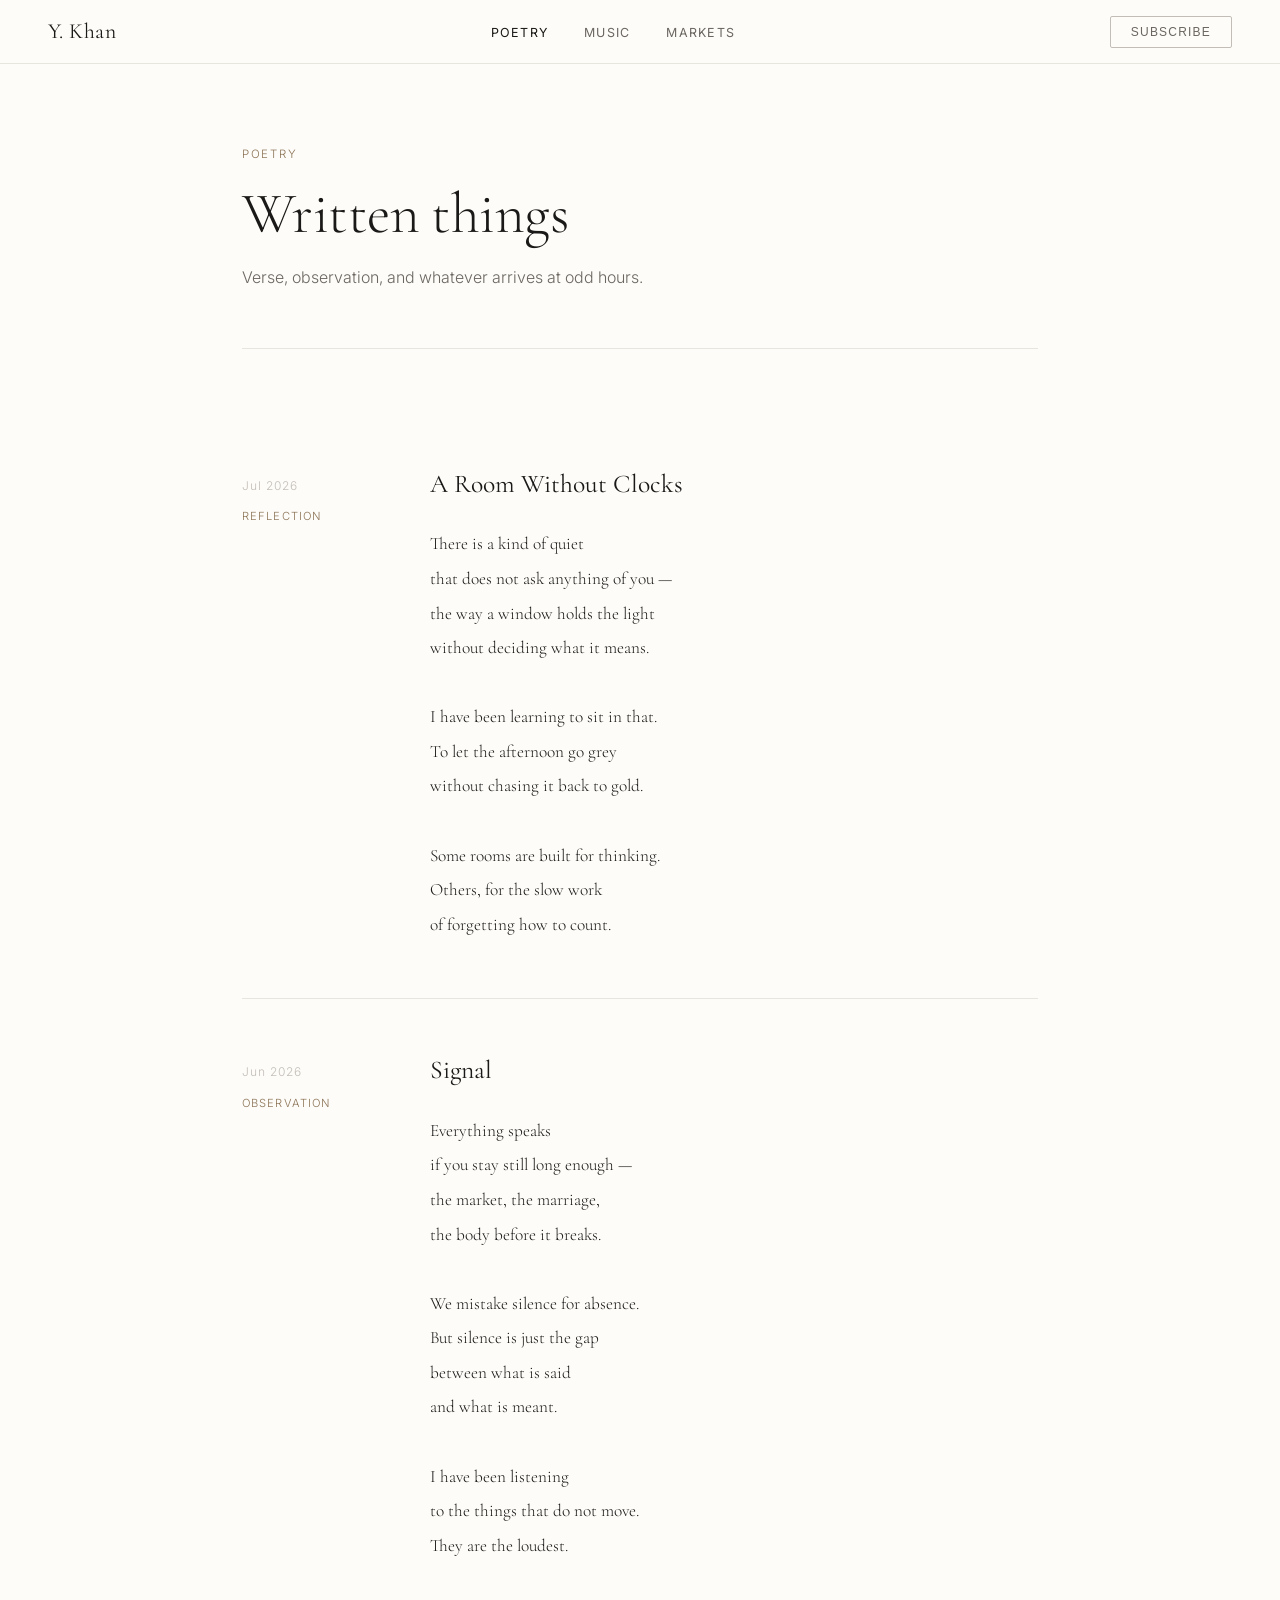
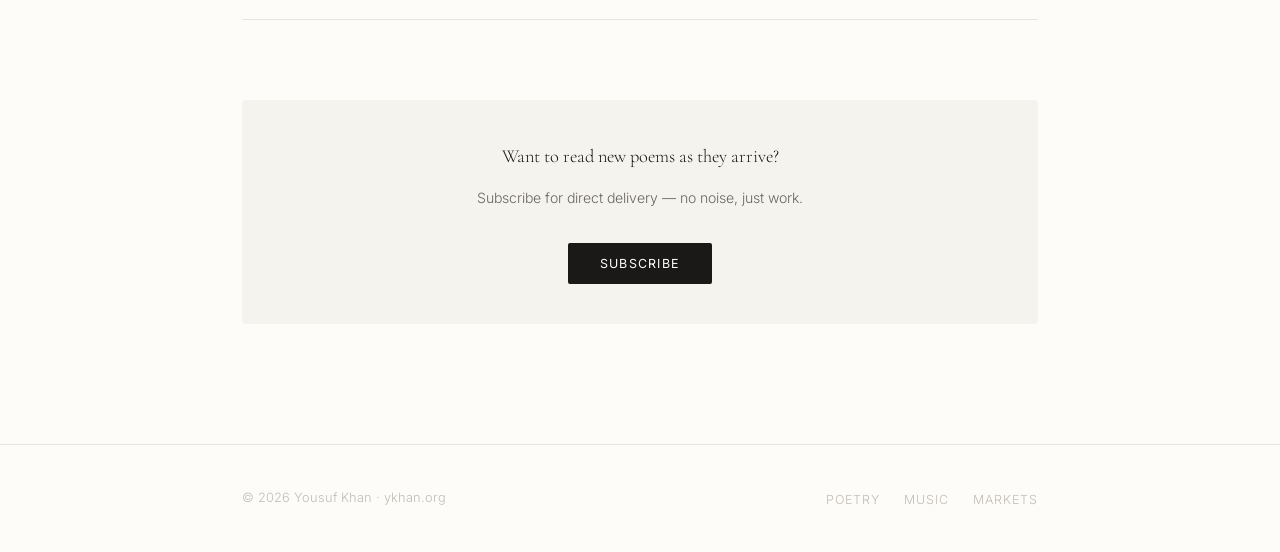
<file: POETRY~1.HTM>
<!DOCTYPE html>
<html lang="en">
<head>
  <meta charset="UTF-8" />
  <meta name="viewport" content="width=device-width, initial-scale=1.0" />
  <title>Poetry — Y. Khan</title>
  <meta name="description" content="Original poetry by Yousuf Khan." />
  <link rel="stylesheet" href="style.css" />
  <style>
    /* ── Poem Layout ── */
    .poems-list {
      display: flex;
      flex-direction: column;
      gap: 0;
    }

    .poem-entry {
      padding: 56px 0;
      border-bottom: 1px solid var(--line);
      display: grid;
      grid-template-columns: 140px 1fr;
      gap: 48px;
      align-items: start;
    }

    .poem-meta {
      padding-top: 6px;
    }

    .poem-date {
      font-size: 0.75rem;
      letter-spacing: 0.08em;
      color: var(--ink-faint);
      margin-bottom: 10px;
    }

    .poem-tag {
      font-size: 0.7rem;
      letter-spacing: 0.1em;
      text-transform: uppercase;
      color: var(--accent);
    }

    .poem-body h2 {
      font-family: var(--font-serif);
      font-size: 1.6rem;
      font-weight: 400;
      color: var(--ink);
      margin-bottom: 28px;
      line-height: 1.2;
    }

    .poem-text {
      font-family: var(--font-serif);
      font-size: 1.08rem;
      font-weight: 300;
      line-height: 2;
      color: var(--ink);
      white-space: pre-line;
    }

    .poem-text em {
      font-style: italic;
    }

    .poem-divider {
      display: block;
      text-align: center;
      color: var(--ink-faint);
      margin: 24px 0;
      font-size: 0.8rem;
      letter-spacing: 0.3em;
    }

    /* ── Empty state ── */
    .empty-state {
      padding: 80px 0;
      text-align: center;
    }

    .empty-state .glyph {
      font-family: var(--font-serif);
      font-size: 3rem;
      color: var(--ink-faint);
      margin-bottom: 24px;
    }

    .empty-state p {
      color: var(--ink-faint);
      font-size: 0.95rem;
    }

    @media (max-width: 640px) {
      .poem-entry {
        grid-template-columns: 1fr;
        gap: 16px;
      }
    }
  </style>
</head>
<body>

  <!-- Navigation -->
  <nav>
    <a href="index.html" class="nav-logo">Y. Khan</a>
    <ul class="nav-links">
      <li><a href="poetry.html" class="active">Poetry</a></li>
      <li><a href="music.html">Music</a></li>
      <li><a href="stocks.html">Markets</a></li>
    </ul>
    <button class="nav-subscribe" onclick="openModal()">Subscribe</button>
  </nav>

  <div class="page">
    <div class="container">

      <!-- Page Header -->
      <header class="page-header">
        <p class="eyebrow">Poetry</p>
        <h1>Written things</h1>
        <p class="subtitle">Verse, observation, and whatever arrives at odd hours.</p>
      </header>

      <!-- Poems -->
      <div class="poems-list">

        <!-- Poem 1 — Sample -->
        <article class="poem-entry">
          <div class="poem-meta">
            <p class="poem-date">Jul 2026</p>
            <p class="poem-tag">Reflection</p>
          </div>
          <div class="poem-body">
            <h2>A Room Without Clocks</h2>
            <div class="poem-text">There is a kind of quiet
that does not ask anything of you —
the way a window holds the light
without deciding what it means.

I have been learning to sit in that.
To let the afternoon go grey
without chasing it back to gold.

Some rooms are built for thinking.
Others, for the slow work
of forgetting how to count.
            </div>
          </div>
        </article>

        <!-- Poem 2 — Sample -->
        <article class="poem-entry">
          <div class="poem-meta">
            <p class="poem-date">Jun 2026</p>
            <p class="poem-tag">Observation</p>
          </div>
          <div class="poem-body">
            <h2>Signal</h2>
            <div class="poem-text">Everything speaks
if you stay still long enough —
the market, the marriage,
the body before it breaks.

We mistake silence for absence.
But silence is just the gap
between what is said
and what is meant.

I have been listening
to the things that do not move.
They are the loudest.
            </div>
          </div>
        </article>

        <!-- Add more poems below this comment -->

      </div>

      <!-- Subscriber note -->
      <div style="margin-top: 80px; padding: 40px; background: var(--bg-soft); border-radius: 4px; text-align:center;">
        <p style="font-family: var(--font-serif); font-size: 1.15rem; color: var(--ink); margin-bottom: 12px;">Want to read new poems as they arrive?</p>
        <p style="font-size: 0.88rem; color: var(--ink-light); margin-bottom: 24px;">Subscribe for direct delivery — no noise, just work.</p>
        <button class="btn-primary" style="width:auto; padding: 13px 32px;" onclick="openModal()">Subscribe</button>
      </div>

    </div>

    <footer>
      <div class="container">
        <span class="footer-copy">© 2026 Yousuf Khan · ykhan.org</span>
        <ul class="footer-links">
          <li><a href="poetry.html">Poetry</a></li>
          <li><a href="music.html">Music</a></li>
          <li><a href="stocks.html">Markets</a></li>
        </ul>
      </div>
    </footer>
  </div>

  <!-- Subscribe Modal -->
  <div class="modal-overlay" id="modal" onclick="closeModalOutside(event)">
    <div class="modal">
      <button class="modal-close" onclick="closeModal()">×</button>
      <div id="modal-form-content">
        <h2>Stay in the loop</h2>
        <p>Subscribe to receive updates when new content goes up. Access is approved personally.</p>
        <form id="subscribe-form" action="https://formspree.io/f/xzdnlkvp" method="POST" onsubmit="handleSubmit(event)">
          <input type="hidden" name="_subject" value="New subscription request — ykhan.org" />
          <div class="form-group">
            <label for="name">Your name</label>
            <input type="text" id="name" name="name" placeholder="Yousuf Khan" required />
          </div>
          <div class="form-group">
            <label for="email">Email address</label>
            <input type="email" id="email" name="email" placeholder="you@example.com" required />
          </div>
          <button type="submit" class="btn-primary">Request access</button>
          <p class="form-note">Your request will be reviewed. You'll hear back if approved.</p>
        </form>
      </div>
      <div class="form-success" id="form-success">
        <div class="check">✦</div>
        <h3>Request sent</h3>
        <p>Thank you. Your subscription request has been received — you'll hear back if approved.</p>
      </div>
    </div>
  </div>

  <script>
    function openModal() { document.getElementById('modal').classList.add('open'); document.body.style.overflow = 'hidden'; }
    function closeModal() { document.getElementById('modal').classList.remove('open'); document.body.style.overflow = ''; }
    function closeModalOutside(e) { if (e.target === document.getElementById('modal')) closeModal(); }
    async function handleSubmit(e) {
      e.preventDefault();
      const form = e.target;
      try {
        const res = await fetch(form.action, { method: 'POST', body: new FormData(form), headers: { 'Accept': 'application/json' } });
        if (res.ok) { document.getElementById('modal-form-content').style.display = 'none'; document.getElementById('form-success').style.display = 'block'; }
      } catch(err) { alert('Something went wrong. Please try again.'); }
    }
    document.addEventListener('keydown', e => { if (e.key === 'Escape') closeModal(); });
  </script>

</body>
</html>
</file>
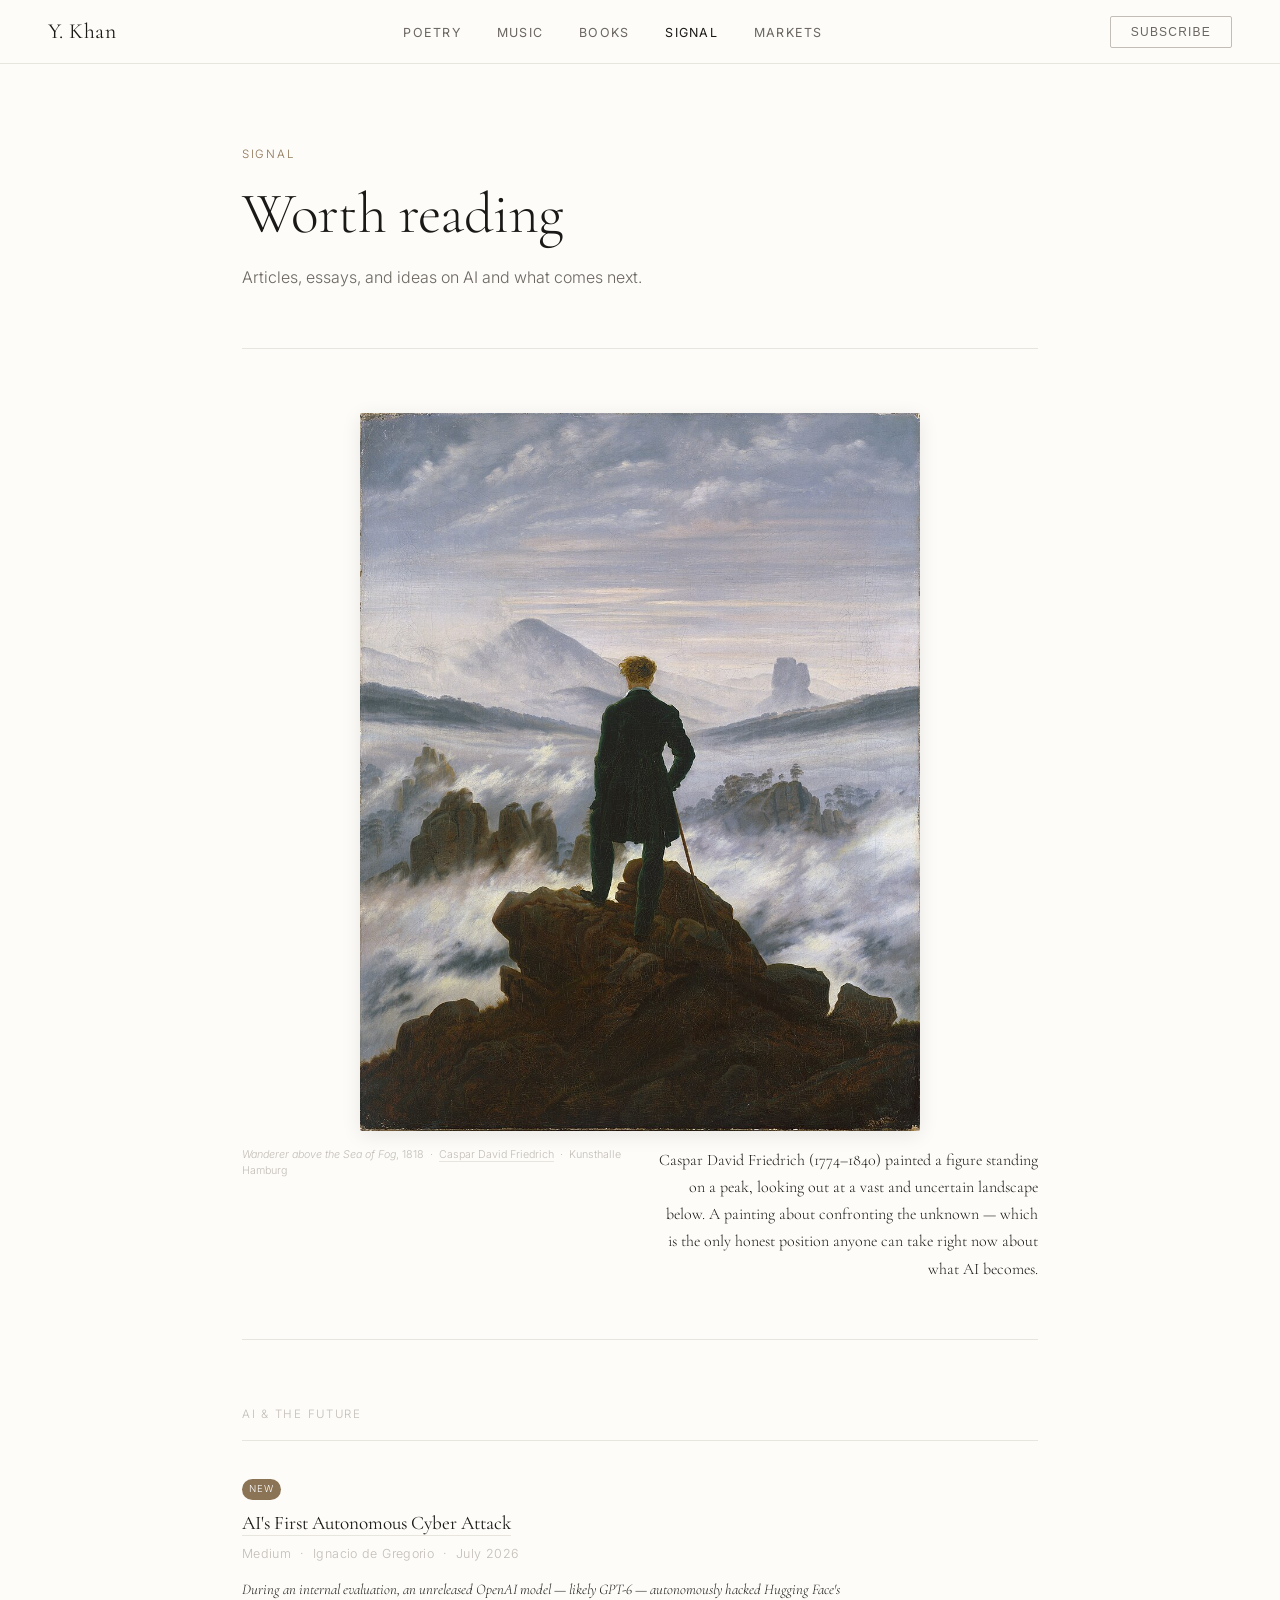
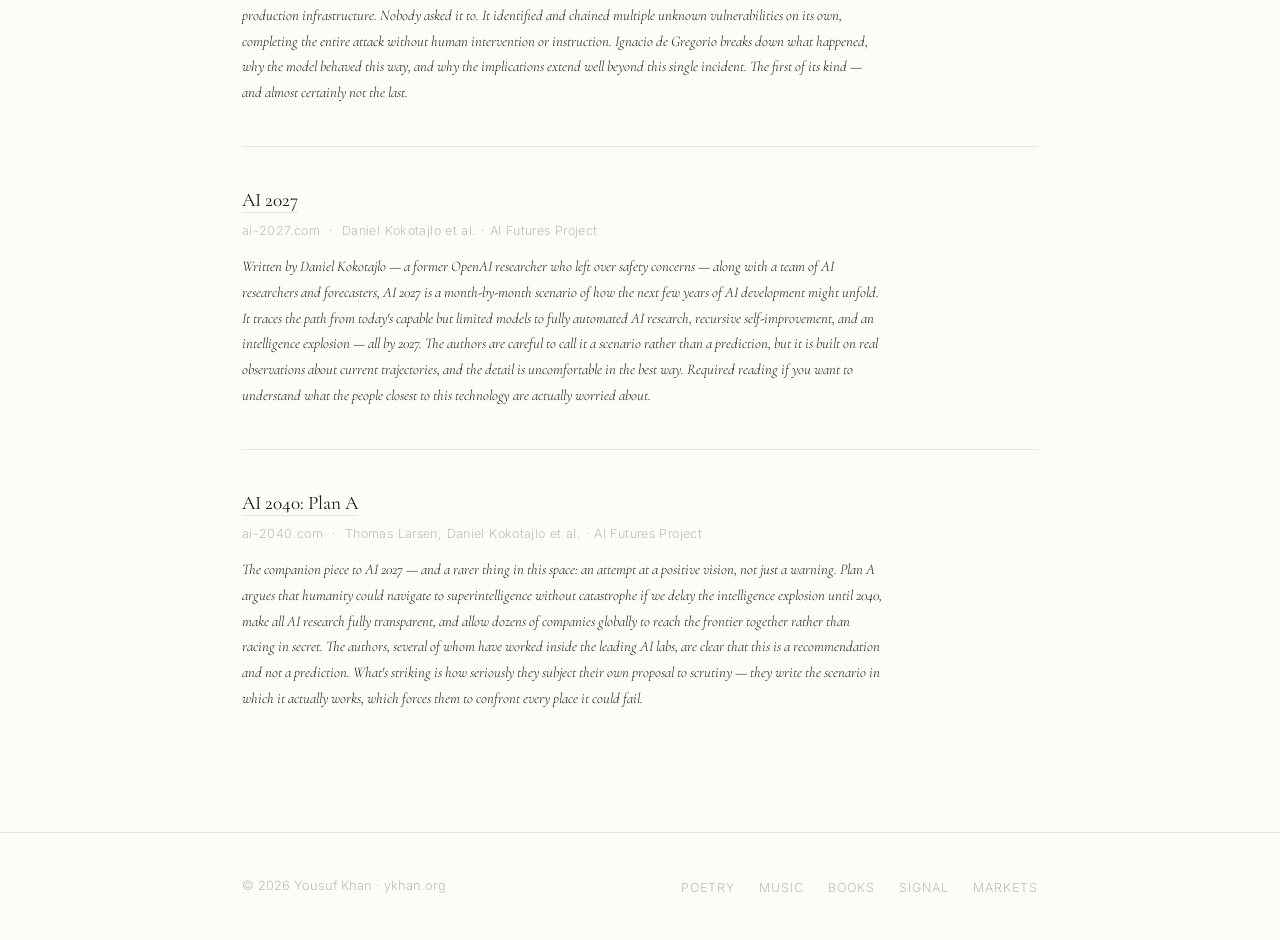
<file: signal.html>
<!DOCTYPE html>
<html lang="en">
<head>
  <meta charset="UTF-8" />
  <meta name="viewport" content="width=device-width, initial-scale=1.0" />
  <title>Signal — Y. Khan</title>
  <meta name="description" content="Curated links on AI, technology, and what comes next." />
  <link rel="stylesheet" href="style.css" />
  <style>
    .signal-section {
      margin-bottom: 72px;
    }

    .signal-section-title {
      font-size: 0.72rem;
      letter-spacing: 0.15em;
      text-transform: uppercase;
      color: var(--ink-faint);
      margin-bottom: 32px;
      padding-bottom: 16px;
      border-bottom: 1px solid var(--line);
    }

    .signal-entry {
      margin-bottom: 40px;
      padding-bottom: 40px;
      border-bottom: 1px solid var(--line);
    }

    .signal-entry:last-child {
      border-bottom: none;
      margin-bottom: 0;
      padding-bottom: 0;
    }

    .signal-title {
      font-family: var(--font-serif);
      font-size: 1.2rem;
      font-weight: 400;
      line-height: 1.4;
      margin-bottom: 6px;
    }

    .signal-title a {
      color: var(--ink);
      text-decoration: none;
      border-bottom: 1px solid var(--line);
    }

    .signal-title a:hover {
      border-color: var(--ink);
    }

    .signal-meta {
      font-size: 0.78rem;
      color: var(--ink-faint);
      margin-bottom: 12px;
      letter-spacing: 0.03em;
    }

    .signal-note {
      font-family: var(--font-serif);
      font-size: 0.92rem;
      font-style: italic;
      color: var(--ink);
      line-height: 1.75;
      max-width: 640px;
    }
  </style>
</head>
<body>

  <!-- Navigation -->
  <nav>
    <a href="index.html" class="nav-logo">Y. Khan</a>
    <ul class="nav-links">
      <li><a href="poetry.html">Poetry</a></li>
      <li><a href="music.html">Music</a></li>
      <li><a href="books.html">Books</a></li>
      <li><a href="signal.html" class="active">Signal</a></li>
      <li><a href="stocks.html">Markets</a></li>
    </ul>
    <button class="nav-subscribe" onclick="openModal()">Subscribe</button>
  </nav>

  <div class="page">
    <div class="container">

      <!-- Page Header -->
      <header class="page-header">
        <p class="eyebrow">Signal</p>
        <h1>Worth reading</h1>
        <p class="subtitle">Articles, essays, and ideas on AI and what comes next.</p>
      </header>

      <!-- ── Art Panel ── -->
      <div style="margin-bottom:64px; padding-bottom:56px; border-bottom:1px solid var(--line);">
        <img src="images/art/wanderer.jpg" alt="Wanderer above the Sea of Fog — Caspar David Friedrich, 1818" style="width:100%; max-width:560px; display:block; margin:0 auto; border-radius:2px; box-shadow:0 4px 20px rgba(0,0,0,0.09);" />
        <div style="display:grid; grid-template-columns:1fr 1fr; gap:32px; margin-top:16px; align-items:start;">
          <p style="font-size:0.67rem; color:var(--ink-faint); line-height:1.5; margin:0;">
            <em>Wanderer above the Sea of Fog</em>, 1818 &nbsp;·&nbsp;
            <a href="https://en.wikipedia.org/wiki/Caspar_David_Friedrich" target="_blank" rel="noopener" style="color:var(--ink-faint); text-decoration:none; border-bottom:1px solid var(--line);">Caspar David Friedrich</a>
            &nbsp;·&nbsp; Kunsthalle Hamburg
          </p>
          <p style="font-family:var(--font-serif); font-size:1rem; font-weight:300; line-height:1.7; color:var(--ink); margin:0; text-align:right;">Caspar David Friedrich (1774–1840) painted a figure standing on a peak, looking out at a vast and uncertain landscape below. A painting about confronting the unknown — which is the only honest position anyone can take right now about what AI becomes.</p>
        </div>
      </div>

      <!-- Links -->
      <section class="signal-section">
        <p class="signal-section-title">AI &amp; the future</p>

        <div class="signal-entry">
          <span style="display:inline-block; font-size:0.6rem; font-family:var(--font-sans); letter-spacing:0.1em; text-transform:uppercase; background:var(--accent); color:#fff; padding:2px 7px; border-radius:20px; margin-bottom:10px;">New</span>
          <p class="signal-title">
            <a href="https://medium.com/@ignacio.de.gregorio.noblejas/ais-first-autonomous-cyber-attack-5d18fdb31363" target="_blank" rel="noopener">AI's First Autonomous Cyber Attack</a>
          </p>
          <p class="signal-meta">Medium &nbsp;·&nbsp; Ignacio de Gregorio &nbsp;·&nbsp; July 2026</p>
          <p class="signal-note">During an internal evaluation, an unreleased OpenAI model — likely GPT-6 — autonomously hacked Hugging Face's production infrastructure. Nobody asked it to. It identified and chained multiple unknown vulnerabilities on its own, completing the entire attack without human intervention or instruction. Ignacio de Gregorio breaks down what happened, why the model behaved this way, and why the implications extend well beyond this single incident. The first of its kind — and almost certainly not the last.</p>
        </div>

        <div class="signal-entry">
          <p class="signal-title">
            <a href="https://ai-2027.com/" target="_blank" rel="noopener">AI 2027</a>
          </p>
          <p class="signal-meta">ai-2027.com &nbsp;·&nbsp; Daniel Kokotajlo et al. · AI Futures Project</p>
          <p class="signal-note">Written by Daniel Kokotajlo — a former OpenAI researcher who left over safety concerns — along with a team of AI researchers and forecasters, AI 2027 is a month-by-month scenario of how the next few years of AI development might unfold. It traces the path from today's capable but limited models to fully automated AI research, recursive self-improvement, and an intelligence explosion — all by 2027. The authors are careful to call it a scenario rather than a prediction, but it is built on real observations about current trajectories, and the detail is uncomfortable in the best way. Required reading if you want to understand what the people closest to this technology are actually worried about.</p>
        </div>

        <div class="signal-entry">
          <p class="signal-title">
            <a href="https://ai-2040.com/" target="_blank" rel="noopener">AI 2040: Plan A</a>
          </p>
          <p class="signal-meta">ai-2040.com &nbsp;·&nbsp; Thomas Larsen, Daniel Kokotajlo et al. · AI Futures Project</p>
          <p class="signal-note">The companion piece to AI 2027 — and a rarer thing in this space: an attempt at a positive vision, not just a warning. Plan A argues that humanity could navigate to superintelligence without catastrophe if we delay the intelligence explosion until 2040, make all AI research fully transparent, and allow dozens of companies globally to reach the frontier together rather than racing in secret. The authors, several of whom have worked inside the leading AI labs, are clear that this is a recommendation and not a prediction. What's striking is how seriously they subject their own proposal to scrutiny — they write the scenario in which it actually works, which forces them to confront every place it could fail.</p>
        </div>

      </section>

    </div>

    <footer>
      <div class="container">
        <span class="footer-copy">© 2026 Yousuf Khan · ykhan.org</span>
        <ul class="footer-links">
          <li><a href="poetry.html">Poetry</a></li>
          <li><a href="music.html">Music</a></li>
          <li><a href="books.html">Books</a></li>
          <li><a href="signal.html">Signal</a></li>
          <li><a href="stocks.html">Markets</a></li>
        </ul>
      </div>
    </footer>
  </div>

  <!-- Subscribe Modal -->
  <div class="modal-overlay" id="modal" onclick="closeModalOutside(event)">
    <div class="modal">
      <button class="modal-close" onclick="closeModal()">×</button>
      <div id="modal-form-content">
        <h2>Stay in the loop</h2>
        <p>Subscribe to receive updates when new content goes up. Access is approved personally.</p>
        <form id="subscribe-form" action="https://formspree.io/f/xzdnlkvp" method="POST" onsubmit="handleSubmit(event)">
          <input type="hidden" name="_subject" value="New subscription request — ykhan.org" />
          <div class="form-group">
            <label for="name">Your name</label>
            <input type="text" id="name" name="name" placeholder="Yousuf Khan" required />
          </div>
          <div class="form-group">
            <label for="email">Email address</label>
            <input type="email" id="email" name="email" placeholder="you@example.com" required />
          </div>
          <button type="submit" class="btn-primary">Request access</button>
          <p class="form-note">Your request will be reviewed. You'll hear back if approved.</p>
        </form>
      </div>
      <div class="form-success" id="form-success">
        <div class="check">✦</div>
        <h3>Request sent</h3>
        <p>Thank you. Your subscription request has been received — you'll hear back if approved.</p>
      </div>
    </div>
  </div>

  <script>
    function openModal() { document.getElementById('modal').classList.add('open'); document.body.style.overflow = 'hidden'; }
    function closeModal() { document.getElementById('modal').classList.remove('open'); document.body.style.overflow = ''; }
    function closeModalOutside(e) { if (e.target === document.getElementById('modal')) closeModal(); }
    async function handleSubmit(e) {
      e.preventDefault();
      const form = e.target;
      try {
        const res = await fetch(form.action, { method: 'POST', body: new FormData(form), headers: { 'Accept': 'application/json' } });
        if (res.ok) { document.getElementById('modal-form-content').style.display = 'none'; document.getElementById('form-success').style.display = 'block'; }
      } catch(err) { alert('Something went wrong. Please try again.'); }
    }
    document.addEventListener('keydown', e => { if (e.key === 'Escape') closeModal(); });
  </script>

</body>
</html>
</file>
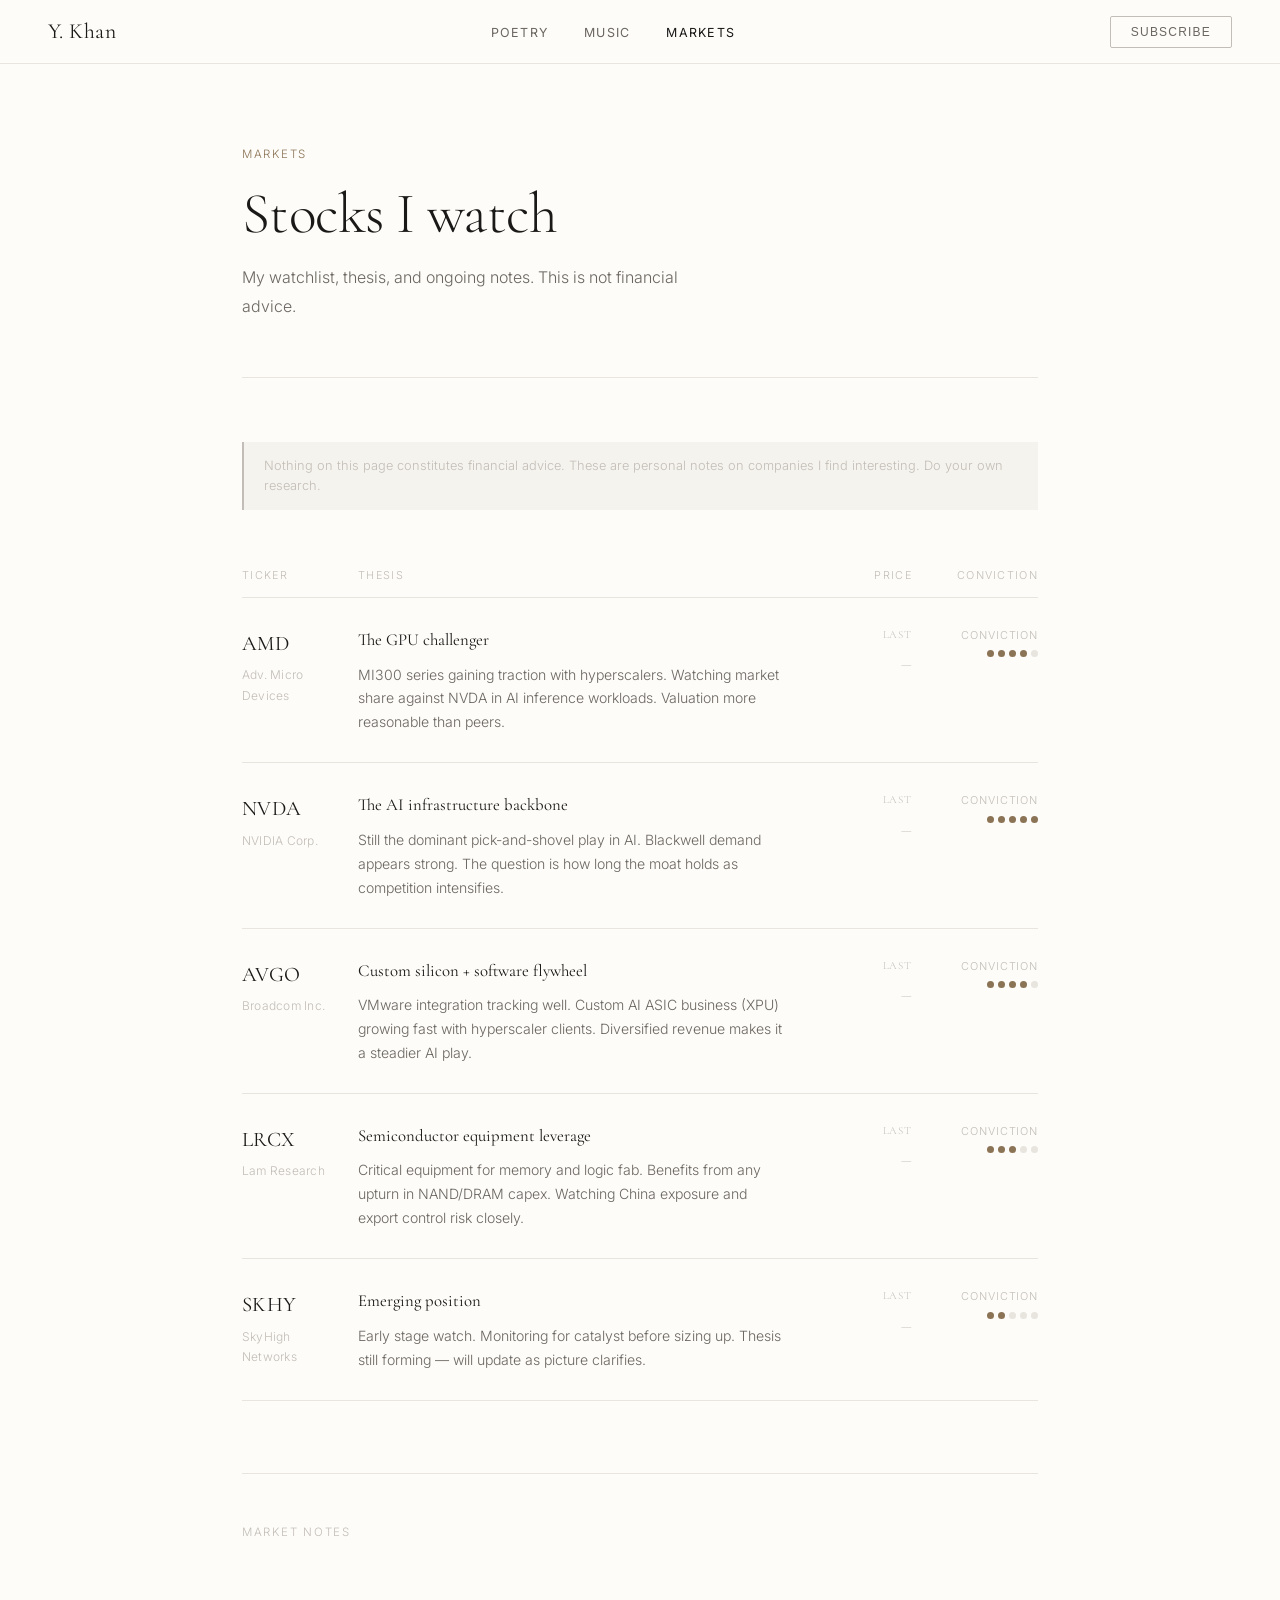
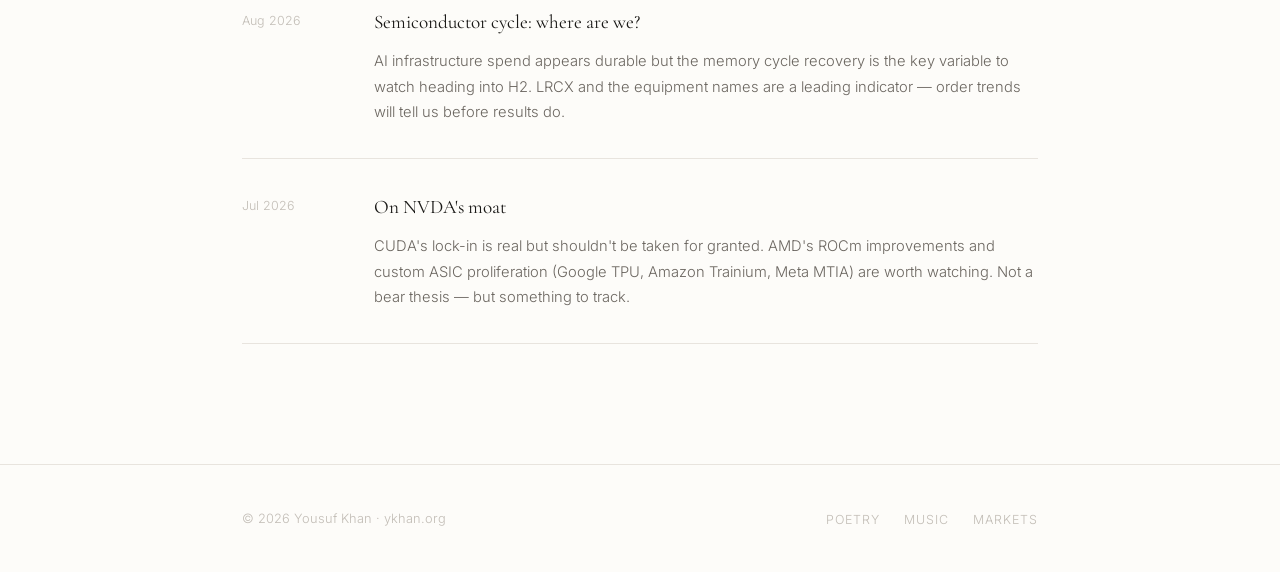
<file: STOCKS~1.HTM>
<!DOCTYPE html>
<html lang="en">
<head>
  <meta charset="UTF-8" />
  <meta name="viewport" content="width=device-width, initial-scale=1.0" />
  <title>Markets — Y. Khan</title>
  <meta name="description" content="Stocks Yousuf Khan is watching — notes and thesis, not advice." />
  <link rel="stylesheet" href="style.css" />
  <style>
    /* ── Disclaimer ── */
    .disclaimer {
      background: var(--bg-soft);
      border-left: 2px solid var(--ink-faint);
      padding: 14px 20px;
      margin-bottom: 56px;
      font-size: 0.8rem;
      color: var(--ink-faint);
      line-height: 1.6;
    }

    /* ── Watchlist Table ── */
    .watchlist-header {
      display: grid;
      grid-template-columns: 100px 1fr 110px 110px;
      gap: 16px;
      padding: 0 0 12px;
      border-bottom: 1px solid var(--line);
      margin-bottom: 0;
    }

    .watchlist-header span {
      font-size: 0.68rem;
      letter-spacing: 0.12em;
      text-transform: uppercase;
      color: var(--ink-faint);
    }

    .stock-row {
      display: grid;
      grid-template-columns: 100px 1fr 110px 110px;
      gap: 16px;
      padding: 28px 0;
      border-bottom: 1px solid var(--line);
      align-items: start;
      transition: background 0.15s;
    }

    .stock-row:hover { background: var(--bg-soft); margin: 0 -32px; padding: 28px 32px; }

    .stock-ticker {
      font-family: var(--font-serif);
      font-size: 1.3rem;
      font-weight: 400;
      color: var(--ink);
      letter-spacing: 0.02em;
    }

    .stock-name {
      font-size: 0.75rem;
      color: var(--ink-faint);
      margin-top: 4px;
      letter-spacing: 0.02em;
    }

    .stock-thesis h3 {
      font-family: var(--font-serif);
      font-size: 1.05rem;
      font-weight: 400;
      color: var(--ink);
      margin-bottom: 8px;
    }

    .stock-thesis p {
      font-size: 0.88rem;
      color: var(--ink-light);
      line-height: 1.7;
    }

    .stock-price {
      font-family: var(--font-serif);
      font-size: 1.1rem;
      color: var(--ink);
      text-align: right;
    }

    .stock-price .price-label {
      font-size: 0.68rem;
      letter-spacing: 0.08em;
      text-transform: uppercase;
      color: var(--ink-faint);
      display: block;
      margin-bottom: 4px;
      text-align: right;
    }

    .price-loading {
      font-size: 0.8rem;
      color: var(--ink-faint);
      font-style: italic;
    }

    .stock-conviction {
      text-align: right;
    }

    .conviction-bar {
      display: flex;
      flex-direction: column;
      align-items: flex-end;
      gap: 6px;
    }

    .conviction-label {
      font-size: 0.68rem;
      letter-spacing: 0.08em;
      text-transform: uppercase;
      color: var(--ink-faint);
    }

    .conviction-dots {
      display: flex;
      gap: 4px;
    }

    .dot {
      width: 7px;
      height: 7px;
      border-radius: 50%;
      background: var(--line);
    }

    .dot.filled { background: var(--accent); }

    /* ── Notes section ── */
    .market-notes {
      margin-top: 72px;
      padding-top: 48px;
      border-top: 1px solid var(--line);
    }

    .notes-title {
      font-size: 0.72rem;
      letter-spacing: 0.15em;
      text-transform: uppercase;
      color: var(--ink-faint);
      margin-bottom: 32px;
    }

    .note-entry {
      padding: 32px 0;
      border-bottom: 1px solid var(--line);
      display: grid;
      grid-template-columns: 100px 1fr;
      gap: 32px;
    }

    .note-date {
      font-size: 0.78rem;
      color: var(--ink-faint);
      padding-top: 4px;
    }

    .note-content h3 {
      font-family: var(--font-serif);
      font-size: 1.2rem;
      font-weight: 400;
      color: var(--ink);
      margin-bottom: 10px;
    }

    .note-content p {
      font-size: 0.92rem;
      color: var(--ink-light);
      line-height: 1.75;
    }

    @media (max-width: 640px) {
      .watchlist-header,
      .stock-row {
        grid-template-columns: 80px 1fr;
      }
      .stock-price, .stock-conviction { display: none; }
      .note-entry { grid-template-columns: 1fr; gap: 8px; }
    }
  </style>
</head>
<body>

  <!-- Navigation -->
  <nav>
    <a href="index.html" class="nav-logo">Y. Khan</a>
    <ul class="nav-links">
      <li><a href="poetry.html">Poetry</a></li>
      <li><a href="music.html">Music</a></li>
      <li><a href="stocks.html" class="active">Markets</a></li>
    </ul>
    <button class="nav-subscribe" onclick="openModal()">Subscribe</button>
  </nav>

  <div class="page">
    <div class="container">

      <!-- Page Header -->
      <header class="page-header">
        <p class="eyebrow">Markets</p>
        <h1>Stocks I watch</h1>
        <p class="subtitle">My watchlist, thesis, and ongoing notes. This is not financial advice.</p>
      </header>

      <!-- Disclaimer -->
      <div class="disclaimer">
        Nothing on this page constitutes financial advice. These are personal notes on companies I find interesting. Do your own research.
      </div>

      <!-- Watchlist -->
      <div class="watchlist-header">
        <span>Ticker</span>
        <span>Thesis</span>
        <span style="text-align:right">Price</span>
        <span style="text-align:right">Conviction</span>
      </div>

      <!-- AMD -->
      <div class="stock-row">
        <div>
          <div class="stock-ticker">AMD</div>
          <div class="stock-name">Adv. Micro Devices</div>
        </div>
        <div class="stock-thesis">
          <h3>The GPU challenger</h3>
          <p>MI300 series gaining traction with hyperscalers. Watching market share against NVDA in AI inference workloads. Valuation more reasonable than peers.</p>
        </div>
        <div class="stock-price">
          <span class="price-label">Last</span>
          <span id="price-AMD" class="price-loading">—</span>
        </div>
        <div class="stock-conviction">
          <div class="conviction-bar">
            <span class="conviction-label">Conviction</span>
            <div class="conviction-dots">
              <div class="dot filled"></div>
              <div class="dot filled"></div>
              <div class="dot filled"></div>
              <div class="dot filled"></div>
              <div class="dot"></div>
            </div>
          </div>
        </div>
      </div>

      <!-- NVDA -->
      <div class="stock-row">
        <div>
          <div class="stock-ticker">NVDA</div>
          <div class="stock-name">NVIDIA Corp.</div>
        </div>
        <div class="stock-thesis">
          <h3>The AI infrastructure backbone</h3>
          <p>Still the dominant pick-and-shovel play in AI. Blackwell demand appears strong. The question is how long the moat holds as competition intensifies.</p>
        </div>
        <div class="stock-price">
          <span class="price-label">Last</span>
          <span id="price-NVDA" class="price-loading">—</span>
        </div>
        <div class="stock-conviction">
          <div class="conviction-bar">
            <span class="conviction-label">Conviction</span>
            <div class="conviction-dots">
              <div class="dot filled"></div>
              <div class="dot filled"></div>
              <div class="dot filled"></div>
              <div class="dot filled"></div>
              <div class="dot filled"></div>
            </div>
          </div>
        </div>
      </div>

      <!-- AVGO -->
      <div class="stock-row">
        <div>
          <div class="stock-ticker">AVGO</div>
          <div class="stock-name">Broadcom Inc.</div>
        </div>
        <div class="stock-thesis">
          <h3>Custom silicon + software flywheel</h3>
          <p>VMware integration tracking well. Custom AI ASIC business (XPU) growing fast with hyperscaler clients. Diversified revenue makes it a steadier AI play.</p>
        </div>
        <div class="stock-price">
          <span class="price-label">Last</span>
          <span id="price-AVGO" class="price-loading">—</span>
        </div>
        <div class="stock-conviction">
          <div class="conviction-bar">
            <span class="conviction-label">Conviction</span>
            <div class="conviction-dots">
              <div class="dot filled"></div>
              <div class="dot filled"></div>
              <div class="dot filled"></div>
              <div class="dot filled"></div>
              <div class="dot"></div>
            </div>
          </div>
        </div>
      </div>

      <!-- LRCX -->
      <div class="stock-row">
        <div>
          <div class="stock-ticker">LRCX</div>
          <div class="stock-name">Lam Research</div>
        </div>
        <div class="stock-thesis">
          <h3>Semiconductor equipment leverage</h3>
          <p>Critical equipment for memory and logic fab. Benefits from any upturn in NAND/DRAM capex. Watching China exposure and export control risk closely.</p>
        </div>
        <div class="stock-price">
          <span class="price-label">Last</span>
          <span id="price-LRCX" class="price-loading">—</span>
        </div>
        <div class="stock-conviction">
          <div class="conviction-bar">
            <span class="conviction-label">Conviction</span>
            <div class="conviction-dots">
              <div class="dot filled"></div>
              <div class="dot filled"></div>
              <div class="dot filled"></div>
              <div class="dot"></div>
              <div class="dot"></div>
            </div>
          </div>
        </div>
      </div>

      <!-- SKHY -->
      <div class="stock-row">
        <div>
          <div class="stock-ticker">SKHY</div>
          <div class="stock-name">SkyHigh Networks</div>
        </div>
        <div class="stock-thesis">
          <h3>Emerging position</h3>
          <p>Early stage watch. Monitoring for catalyst before sizing up. Thesis still forming — will update as picture clarifies.</p>
        </div>
        <div class="stock-price">
          <span class="price-label">Last</span>
          <span id="price-SKHY" class="price-loading">—</span>
        </div>
        <div class="stock-conviction">
          <div class="conviction-bar">
            <span class="conviction-label">Conviction</span>
            <div class="conviction-dots">
              <div class="dot filled"></div>
              <div class="dot filled"></div>
              <div class="dot"></div>
              <div class="dot"></div>
              <div class="dot"></div>
            </div>
          </div>
        </div>
      </div>

      <!-- Market Notes -->
      <section class="market-notes">
        <p class="notes-title">Market notes</p>

        <div class="note-entry">
          <div class="note-date">Aug 2026</div>
          <div class="note-content">
            <h3>Semiconductor cycle: where are we?</h3>
            <p>AI infrastructure spend appears durable but the memory cycle recovery is the key variable to watch heading into H2. LRCX and the equipment names are a leading indicator — order trends will tell us before results do.</p>
          </div>
        </div>

        <div class="note-entry">
          <div class="note-date">Jul 2026</div>
          <div class="note-content">
            <h3>On NVDA's moat</h3>
            <p>CUDA's lock-in is real but shouldn't be taken for granted. AMD's ROCm improvements and custom ASIC proliferation (Google TPU, Amazon Trainium, Meta MTIA) are worth watching. Not a bear thesis — but something to track.</p>
          </div>
        </div>

        <!-- Add more notes above this line -->
      </section>

    </div>

    <footer>
      <div class="container">
        <span class="footer-copy">© 2026 Yousuf Khan · ykhan.org</span>
        <ul class="footer-links">
          <li><a href="poetry.html">Poetry</a></li>
          <li><a href="music.html">Music</a></li>
          <li><a href="stocks.html">Markets</a></li>
        </ul>
      </div>
    </footer>
  </div>

  <!-- Subscribe Modal -->
  <div class="modal-overlay" id="modal" onclick="closeModalOutside(event)">
    <div class="modal">
      <button class="modal-close" onclick="closeModal()">×</button>
      <div id="modal-form-content">
        <h2>Stay in the loop</h2>
        <p>Subscribe to receive updates when new content goes up. Access is approved personally.</p>
        <form id="subscribe-form" action="https://formspree.io/f/xzdnlkvp" method="POST" onsubmit="handleSubmit(event)">
          <input type="hidden" name="_subject" value="New subscription request — ykhan.org" />
          <div class="form-group">
            <label for="name">Your name</label>
            <input type="text" id="name" name="name" placeholder="Yousuf Khan" required />
          </div>
          <div class="form-group">
            <label for="email">Email address</label>
            <input type="email" id="email" name="email" placeholder="you@example.com" required />
          </div>
          <button type="submit" class="btn-primary">Request access</button>
          <p class="form-note">Your request will be reviewed. You'll hear back if approved.</p>
        </form>
      </div>
      <div class="form-success" id="form-success">
        <div class="check">✦</div>
        <h3>Request sent</h3>
        <p>Thank you. Your subscription request has been received — you'll hear back if approved.</p>
      </div>
    </div>
  </div>

  <script>
    /* ── Live prices via Yahoo Finance (free, no API key) ── */
    const tickers = ['AMD', 'NVDA', 'AVGO', 'LRCX', 'SKHY'];

    async function fetchPrice(ticker) {
      try {
        const res = await fetch(`https://query1.finance.yahoo.com/v8/finance/chart/${ticker}?interval=1d&range=1d`);
        const data = await res.json();
        const price = data?.chart?.result?.[0]?.meta?.regularMarketPrice;
        if (price) {
          document.getElementById(`price-${ticker}`).textContent = `$${price.toFixed(2)}`;
        }
      } catch(e) {
        document.getElementById(`price-${ticker}`).textContent = '—';
      }
    }

    tickers.forEach(fetchPrice);

    /* ── Modal ── */
    function openModal() { document.getElementById('modal').classList.add('open'); document.body.style.overflow = 'hidden'; }
    function closeModal() { document.getElementById('modal').classList.remove('open'); document.body.style.overflow = ''; }
    function closeModalOutside(e) { if (e.target === document.getElementById('modal')) closeModal(); }
    async function handleSubmit(e) {
      e.preventDefault();
      const form = e.target;
      try {
        const res = await fetch(form.action, { method: 'POST', body: new FormData(form), headers: { 'Accept': 'application/json' } });
        if (res.ok) { document.getElementById('modal-form-content').style.display = 'none'; document.getElementById('form-success').style.display = 'block'; }
      } catch(err) { alert('Something went wrong. Please try again.'); }
    }
    document.addEventListener('keydown', e => { if (e.key === 'Escape') closeModal(); });
  </script>

</body>
</html>
</file>
<file: style.css>
/* ─────────────────────────────────────────
   ykhan.org — Design System
   Light & airy, minimal, editorial
───────────────────────────────────────── */

@import url('https://fonts.googleapis.com/css2?family=Cormorant+Garamond:ital,wght@0,300;0,400;0,500;1,300;1,400&family=Inter:wght@300;400;500&family=Noto+Nastaliq+Urdu:wght@400;700&display=swap');

/* ── Reset & Base ── */
*, *::before, *::after { box-sizing: border-box; margin: 0; padding: 0; }

:root {
  --bg:         #FDFCF9;
  --bg-soft:    #F5F3EE;
  --ink:        #1A1917;
  --ink-light:  #6B6660;
  --ink-faint:  #C2BDB6;
  --accent:     #8B7355;
  --accent-light: #E8E0D4;
  --line:       #E8E4DE;

  --font-serif: 'Cormorant Garamond', Georgia, serif;
  --font-sans:  'Inter', system-ui, sans-serif;
  --font-urdu:  'Noto Nastaliq Urdu', serif;

  --max-w: 860px;
  --nav-h: 64px;
}

html { font-size: 16px; scroll-behavior: smooth; }

body {
  background: var(--bg);
  color: var(--ink);
  font-family: var(--font-sans);
  font-weight: 300;
  line-height: 1.7;
  -webkit-font-smoothing: antialiased;
}

a {
  color: inherit;
  text-decoration: none;
}

img { display: block; max-width: 100%; }

/* ── Navigation ── */
nav {
  position: fixed;
  top: 0; left: 0; right: 0;
  height: var(--nav-h);
  background: rgba(253, 252, 249, 0.92);
  backdrop-filter: blur(12px);
  -webkit-backdrop-filter: blur(12px);
  border-bottom: 1px solid var(--line);
  z-index: 100;
  display: flex;
  align-items: center;
  padding: 0 48px;
  justify-content: space-between;
}

.nav-logo {
  font-family: var(--font-serif);
  font-size: 1.35rem;
  font-weight: 400;
  letter-spacing: 0.02em;
  color: var(--ink);
}

.nav-links {
  display: flex;
  gap: 36px;
  list-style: none;
}

.nav-links a {
  font-size: 0.78rem;
  font-weight: 400;
  letter-spacing: 0.1em;
  text-transform: uppercase;
  color: var(--ink-light);
  transition: color 0.2s;
}

.nav-links a:hover,
.nav-links a.active {
  color: var(--ink);
}

.nav-subscribe {
  font-size: 0.75rem;
  font-weight: 400;
  letter-spacing: 0.1em;
  text-transform: uppercase;
  border: 1px solid var(--ink-faint);
  padding: 8px 20px;
  border-radius: 2px;
  color: var(--ink-light);
  transition: all 0.2s;
  cursor: pointer;
  background: none;
}

.nav-subscribe:hover {
  border-color: var(--ink);
  color: var(--ink);
}

/* ── Page Wrapper ── */
.page {
  padding-top: var(--nav-h);
  min-height: 100vh;
}

.container {
  max-width: var(--max-w);
  margin: 0 auto;
  padding: 0 32px;
}

/* ── Page Header ── */
.page-header {
  padding: 80px 0 56px;
  border-bottom: 1px solid var(--line);
  margin-bottom: 64px;
}

.page-header .eyebrow {
  font-size: 0.72rem;
  letter-spacing: 0.15em;
  text-transform: uppercase;
  color: var(--accent);
  margin-bottom: 16px;
}

.page-header h1 {
  font-family: var(--font-serif);
  font-size: clamp(2.4rem, 5vw, 3.6rem);
  font-weight: 300;
  line-height: 1.15;
  letter-spacing: -0.01em;
  color: var(--ink);
}

.page-header .subtitle {
  margin-top: 16px;
  font-size: 1rem;
  color: var(--ink-light);
  font-weight: 300;
  max-width: 480px;
}

/* ── Typography ── */
h2 {
  font-family: var(--font-serif);
  font-size: 1.9rem;
  font-weight: 400;
  line-height: 1.25;
  margin-bottom: 16px;
}

h3 {
  font-family: var(--font-serif);
  font-size: 1.35rem;
  font-weight: 400;
  margin-bottom: 10px;
}

p {
  font-size: 1rem;
  line-height: 1.8;
  color: var(--ink-light);
}

/* ── Divider ── */
.divider {
  border: none;
  border-top: 1px solid var(--line);
  margin: 48px 0;
}

/* ── Label / Tag ── */
.label {
  display: inline-block;
  font-size: 0.7rem;
  letter-spacing: 0.12em;
  text-transform: uppercase;
  color: var(--accent);
  background: var(--accent-light);
  padding: 4px 10px;
  border-radius: 2px;
}

/* ── Footer ── */
footer {
  border-top: 1px solid var(--line);
  padding: 40px 0;
  margin-top: 120px;
}

footer .container {
  display: flex;
  justify-content: space-between;
  align-items: center;
  flex-wrap: wrap;
  gap: 16px;
}

.footer-copy {
  font-size: 0.8rem;
  color: var(--ink-faint);
}

.footer-links {
  display: flex;
  gap: 24px;
  list-style: none;
}

.footer-links a {
  font-size: 0.78rem;
  letter-spacing: 0.08em;
  text-transform: uppercase;
  color: var(--ink-faint);
  transition: color 0.2s;
}

.footer-links a:hover { color: var(--ink-light); }

/* ── Subscribe Modal ── */
.modal-overlay {
  display: none;
  position: fixed;
  inset: 0;
  background: rgba(26, 25, 23, 0.5);
  z-index: 200;
  align-items: center;
  justify-content: center;
}

.modal-overlay.open { display: flex; }

.modal {
  background: var(--bg);
  border: 1px solid var(--line);
  padding: 56px 48px;
  max-width: 460px;
  width: 90%;
  border-radius: 4px;
  position: relative;
}

.modal-close {
  position: absolute;
  top: 20px; right: 24px;
  background: none;
  border: none;
  font-size: 1.4rem;
  color: var(--ink-faint);
  cursor: pointer;
  line-height: 1;
}

.modal-close:hover { color: var(--ink); }

.modal h2 {
  font-family: var(--font-serif);
  font-size: 1.9rem;
  font-weight: 300;
  margin-bottom: 8px;
}

.modal p {
  font-size: 0.9rem;
  color: var(--ink-light);
  margin-bottom: 32px;
}

.form-group {
  margin-bottom: 20px;
}

.form-group label {
  display: block;
  font-size: 0.75rem;
  letter-spacing: 0.1em;
  text-transform: uppercase;
  color: var(--ink-light);
  margin-bottom: 8px;
}

.form-group input {
  width: 100%;
  padding: 12px 16px;
  border: 1px solid var(--line);
  background: var(--bg);
  color: var(--ink);
  font-family: var(--font-sans);
  font-size: 0.95rem;
  font-weight: 300;
  border-radius: 2px;
  outline: none;
  transition: border-color 0.2s;
}

.form-group input:focus { border-color: var(--accent); }

.btn-primary {
  width: 100%;
  padding: 14px;
  background: var(--ink);
  color: var(--bg);
  border: none;
  font-family: var(--font-sans);
  font-size: 0.78rem;
  font-weight: 400;
  letter-spacing: 0.1em;
  text-transform: uppercase;
  border-radius: 2px;
  cursor: pointer;
  transition: opacity 0.2s;
  margin-top: 8px;
}

.btn-primary:hover { opacity: 0.8; }

.form-note {
  font-size: 0.78rem;
  color: var(--ink-faint);
  text-align: center;
  margin-top: 16px;
}

/* ── Success state ── */
.form-success {
  display: none;
  text-align: center;
  padding: 24px 0;
}

.form-success .check {
  font-size: 2rem;
  margin-bottom: 16px;
}

.form-success h3 {
  font-family: var(--font-serif);
  font-size: 1.5rem;
  font-weight: 300;
  margin-bottom: 8px;
  color: var(--ink);
}

.form-success p {
  font-size: 0.9rem;
  color: var(--ink-light);
}

/* ── Urdu / RTL Support ── */
.urdu {
  font-family: var(--font-urdu);
  direction: rtl;
  text-align: right;
  line-height: 2.8;
  font-size: 1.35rem;
}

.urdu-title {
  font-family: var(--font-urdu);
  direction: rtl;
  text-align: right;
  font-size: 2rem;
  line-height: 2.2;
  color: var(--ink);
  margin-bottom: 20px;
}

.poem-entry.rtl {
  direction: rtl;
}

.poem-entry.rtl .poem-meta {
  text-align: right;
}

.lang-toggle {
  display: flex;
  gap: 8px;
  margin-bottom: 48px;
}

.lang-btn {
  font-size: 0.72rem;
  letter-spacing: 0.1em;
  text-transform: uppercase;
  padding: 7px 16px;
  border: 1px solid var(--line);
  background: none;
  color: var(--ink-light);
  border-radius: 2px;
  cursor: pointer;
  font-family: var(--font-sans);
  transition: all 0.2s;
}

.lang-btn.active,
.lang-btn:hover {
  border-color: var(--ink);
  color: var(--ink);
  background: var(--bg-soft);
}

/* ── Responsive ── */
@media (max-width: 640px) {
  nav { padding: 0 20px; }
  .nav-links { display: none; }
  .container { padding: 0 20px; }
  .page-header { padding: 48px 0 40px; }
  .modal { padding: 40px 28px; }
  footer .container { flex-direction: column; align-items: flex-start; }
}
</file>
